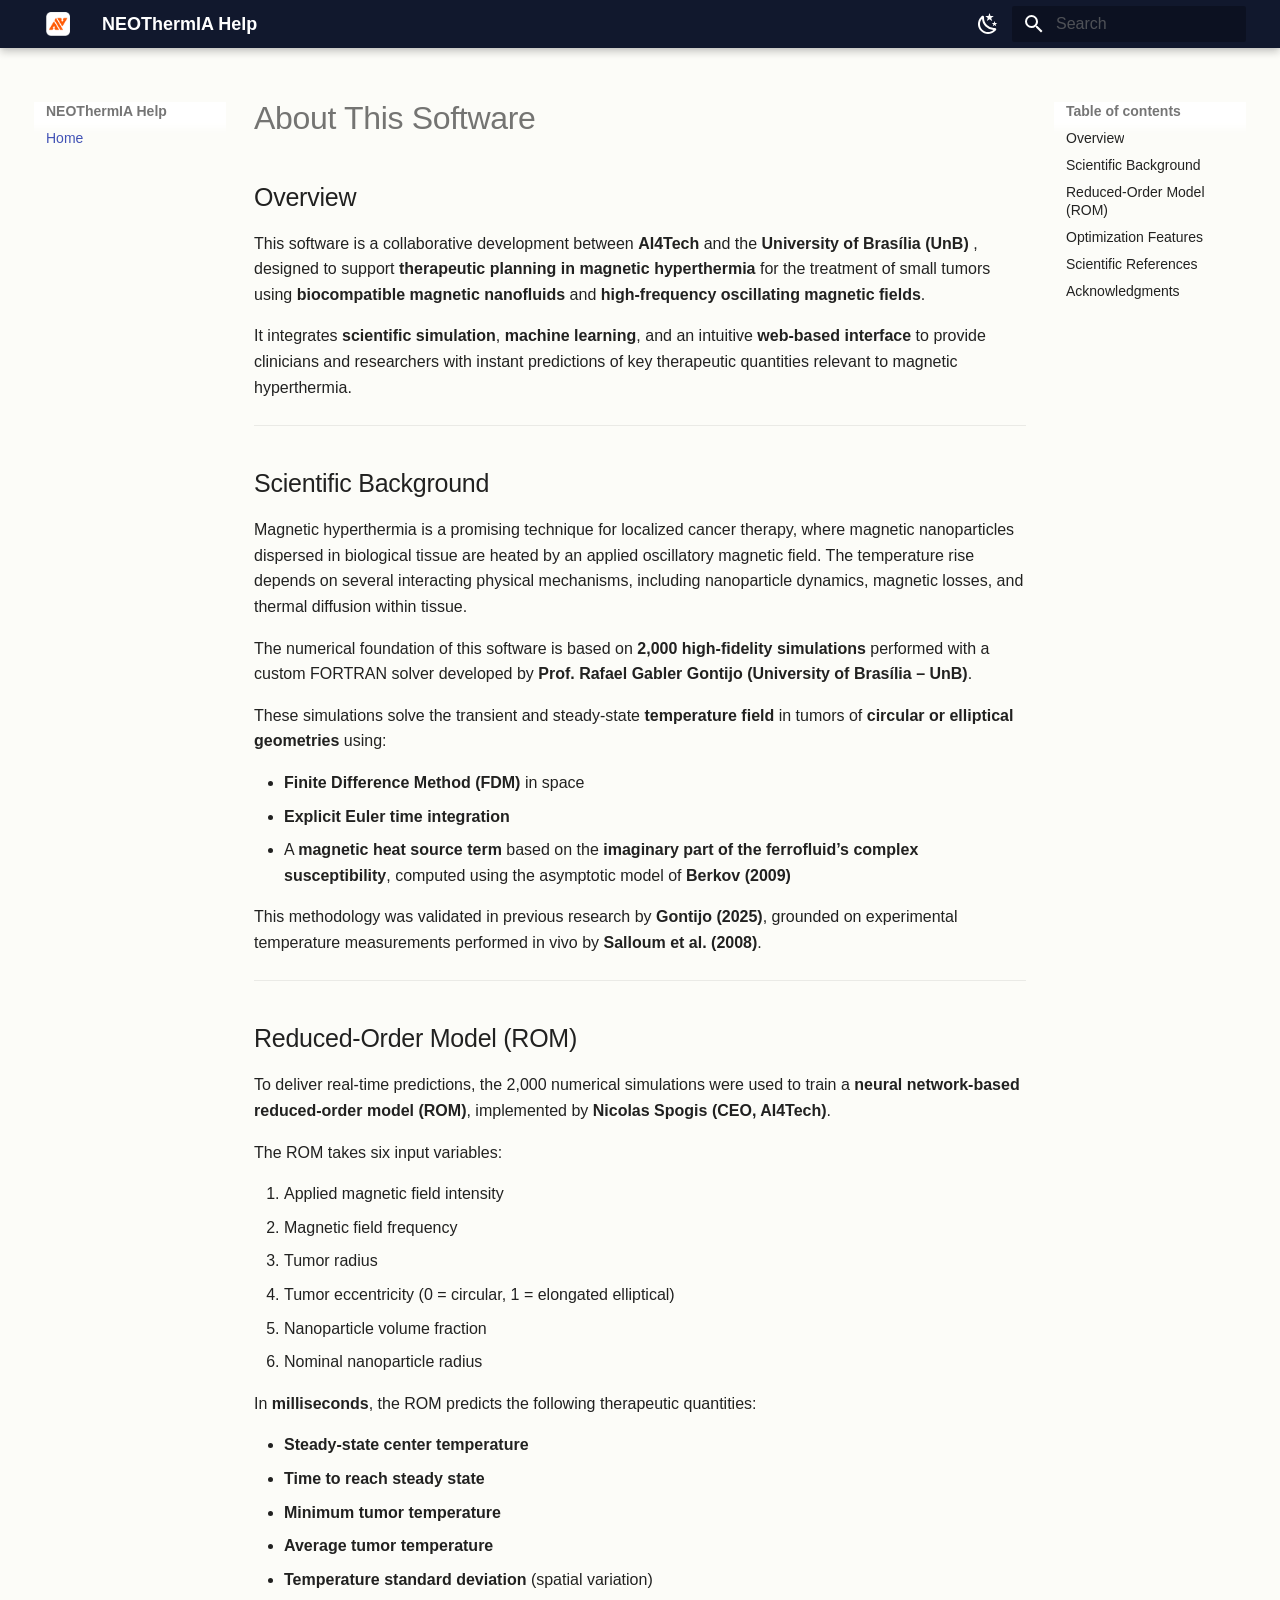
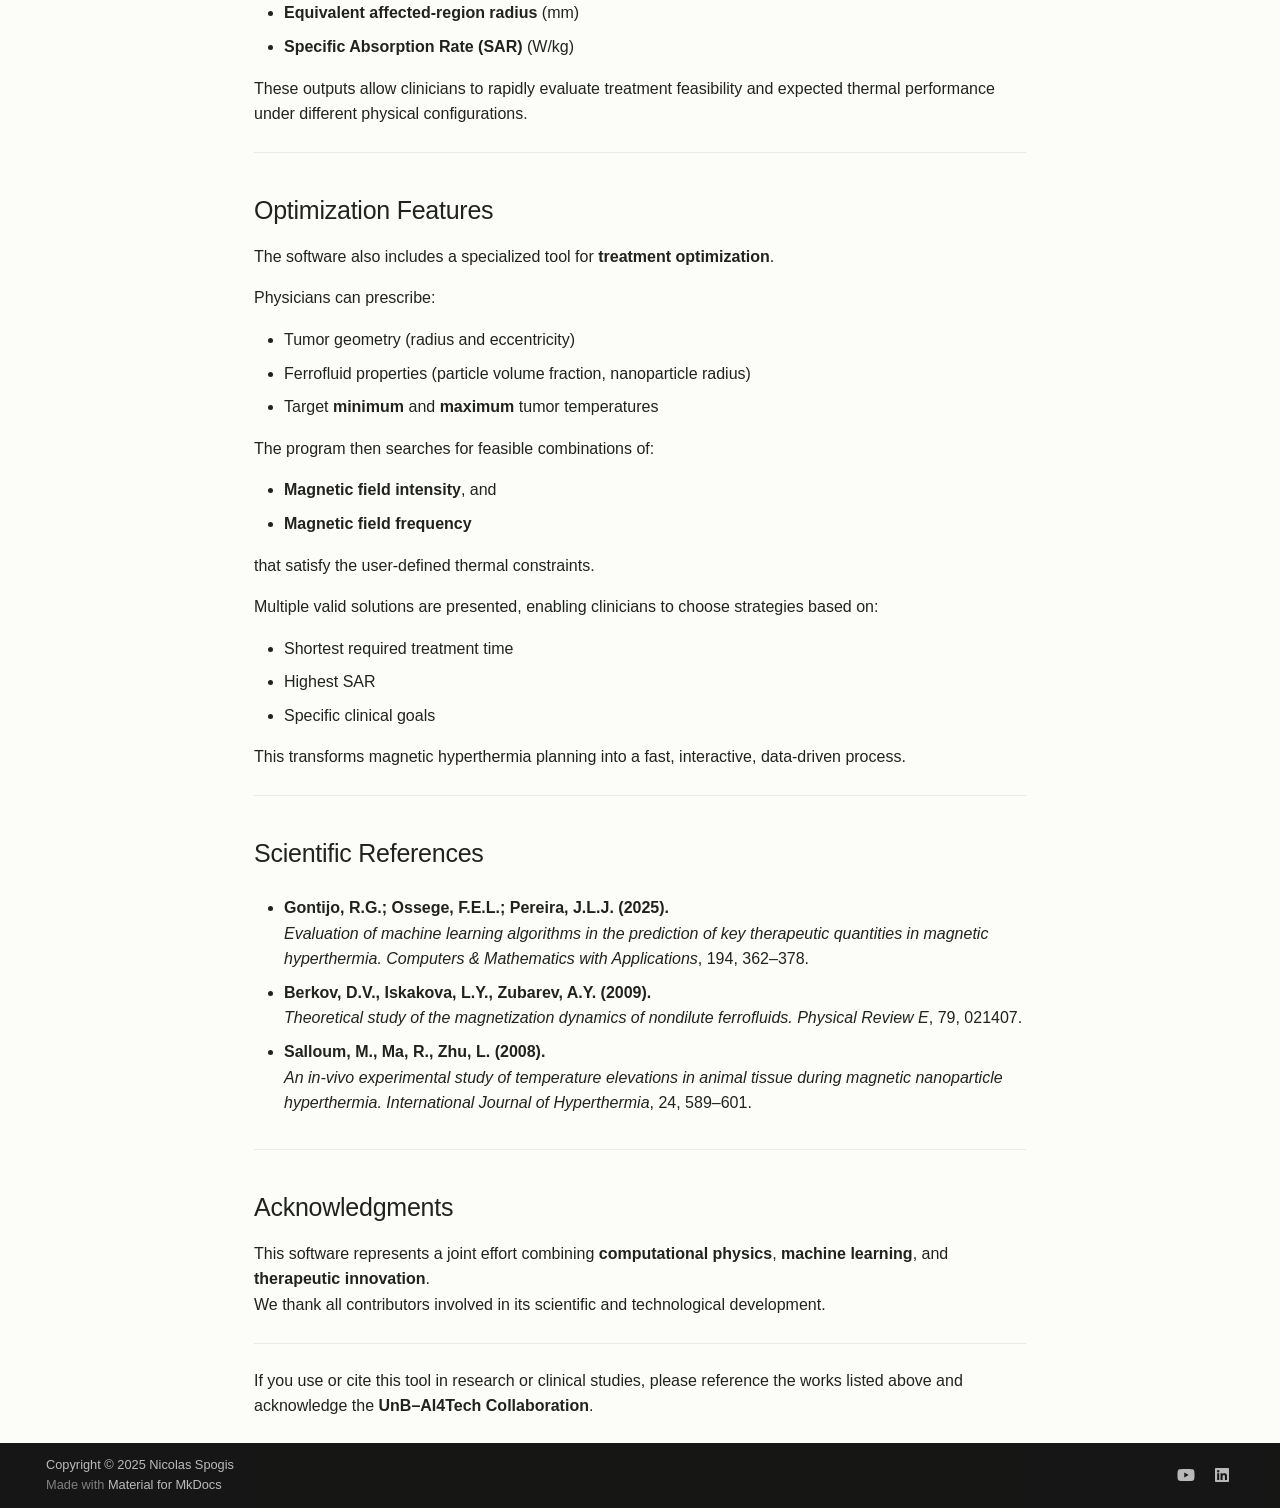
<file: assets/html_help/index.html>
<!doctype html>
<html lang="en" class="no-js">
  <head>
    
      <meta charset="utf-8">
      <meta name="viewport" content="width=device-width,initial-scale=1">
      
      
      
      
      
      
        
      
      
      <link rel="icon" href="assets/favicon.ico">
      <meta name="generator" content="mkdocs-1.6.1, mkdocs-material-9.7.0">
    
    
      
        <title>NEOThermIA Help</title>
      
    
    
      <link rel="stylesheet" href="assets/stylesheets/main.618322db.min.css">
      
        
        <link rel="stylesheet" href="assets/stylesheets/palette.ab4e12ef.min.css">
      
      


    
    
      
    
    
      
        
        
        <link rel="preconnect" href="https://fonts.gstatic.com" crossorigin>
        <link rel="stylesheet" href="https://fonts.googleapis.com/css?family=Helvetica:300,300i,400,400i,700,700i%7CRoboto+Mono:400,400i,700,700i&display=fallback">
        <style>:root{--md-text-font:"Helvetica";--md-code-font:"Roboto Mono"}</style>
      
    
    
      <link rel="stylesheet" href="assets/extra.css">
    
    <script>__md_scope=new URL(".",location),__md_hash=e=>[...e].reduce(((e,_)=>(e<<5)-e+_.charCodeAt(0)),0),__md_get=(e,_=localStorage,t=__md_scope)=>JSON.parse(_.getItem(t.pathname+"."+e)),__md_set=(e,_,t=localStorage,a=__md_scope)=>{try{t.setItem(a.pathname+"."+e,JSON.stringify(_))}catch(e){}}</script>
    
      

    
    
  </head>
  
  
    
    
      
    
    
    
    
    <body dir="ltr" data-md-color-scheme="default" data-md-color-primary="indigo" data-md-color-accent="deep-orange">
  
    
    <input class="md-toggle" data-md-toggle="drawer" type="checkbox" id="__drawer" autocomplete="off">
    <input class="md-toggle" data-md-toggle="search" type="checkbox" id="__search" autocomplete="off">
    <label class="md-overlay" for="__drawer"></label>
    <div data-md-component="skip">
      
        
        <a href="#about-this-software" class="md-skip">
          Skip to content
        </a>
      
    </div>
    <div data-md-component="announce">
      
    </div>
    
    
      

  

<header class="md-header md-header--shadow" data-md-component="header">
  <nav class="md-header__inner md-grid" aria-label="Header">
    <a href="index.html" title="NEOThermIA Help" class="md-header__button md-logo" aria-label="NEOThermIA Help" data-md-component="logo">
      
  <img src="assets/logo.png" alt="logo">

    </a>
    <label class="md-header__button md-icon" for="__drawer">
      
      <svg xmlns="http://www.w3.org/2000/svg" viewBox="0 0 24 24"><path d="M3 6h18v2H3zm0 5h18v2H3zm0 5h18v2H3z"/></svg>
    </label>
    <div class="md-header__title" data-md-component="header-title">
      <div class="md-header__ellipsis">
        <div class="md-header__topic">
          <span class="md-ellipsis">
            NEOThermIA Help
          </span>
        </div>
        <div class="md-header__topic" data-md-component="header-topic">
          <span class="md-ellipsis">
            
              Home
            
          </span>
        </div>
      </div>
    </div>
    
      
        <form class="md-header__option" data-md-component="palette">
  
    
    
    
    <input class="md-option" data-md-color-media="" data-md-color-scheme="default" data-md-color-primary="indigo" data-md-color-accent="deep-orange"  aria-label="Light mode"  type="radio" name="__palette" id="__palette_0">
    
      <label class="md-header__button md-icon" title="Light mode" for="__palette_1" hidden>
        <svg xmlns="http://www.w3.org/2000/svg" viewBox="0 0 24 24"><path d="m17.75 4.09-2.53 1.94.91 3.06-2.63-1.81-2.63 1.81.91-3.06-2.53-1.94L12.44 4l1.06-3 1.06 3zm3.5 6.91-1.64 1.25.59 1.98-1.7-1.17-1.7 1.17.59-1.98L15.75 11l2.06-.05L18.5 9l.69 1.95zm-2.28 4.95c.83-.08 1.72 1.1 1.19 1.85-.32.45-.66.87-1.08 1.27C15.17 23 8.84 23 4.94 19.07c-3.91-3.9-3.91-10.24 0-14.14.4-.4.82-.76 1.27-1.08.75-.53 1.93.36 1.85 1.19-.27 2.86.69 5.83 2.89 8.02a9.96 9.96 0 0 0 8.02 2.89m-1.64 2.02a12.08 12.08 0 0 1-7.8-3.47c-2.17-2.19-3.33-5-3.49-7.82-2.81 3.14-2.7 7.96.31 10.98 3.02 3.01 7.84 3.12 10.98.31"/></svg>
      </label>
    
  
    
    
    
    <input class="md-option" data-md-color-media="" data-md-color-scheme="slate" data-md-color-primary="indigo" data-md-color-accent="deep-purple"  aria-label="Dark mode"  type="radio" name="__palette" id="__palette_1">
    
      <label class="md-header__button md-icon" title="Dark mode" for="__palette_0" hidden>
        <svg xmlns="http://www.w3.org/2000/svg" viewBox="0 0 24 24"><path d="M12 7a5 5 0 0 1 5 5 5 5 0 0 1-5 5 5 5 0 0 1-5-5 5 5 0 0 1 5-5m0 2a3 3 0 0 0-3 3 3 3 0 0 0 3 3 3 3 0 0 0 3-3 3 3 0 0 0-3-3m0-7 2.39 3.42C13.65 5.15 12.84 5 12 5s-1.65.15-2.39.42zM3.34 7l4.16-.35A7.2 7.2 0 0 0 5.94 8.5c-.44.74-.69 1.5-.83 2.29zm.02 10 1.76-3.77a7.131 7.131 0 0 0 2.38 4.14zM20.65 7l-1.77 3.79a7.02 7.02 0 0 0-2.38-4.15zm-.01 10-4.14.36c.59-.51 1.12-1.14 1.54-1.86.42-.73.69-1.5.83-2.29zM12 22l-2.41-3.44c.74.27 1.55.44 2.41.44.82 0 1.63-.17 2.37-.44z"/></svg>
      </label>
    
  
</form>
      
    
    
      <script>var palette=__md_get("__palette");if(palette&&palette.color){if("(prefers-color-scheme)"===palette.color.media){var media=matchMedia("(prefers-color-scheme: light)"),input=document.querySelector(media.matches?"[data-md-color-media='(prefers-color-scheme: light)']":"[data-md-color-media='(prefers-color-scheme: dark)']");palette.color.media=input.getAttribute("data-md-color-media"),palette.color.scheme=input.getAttribute("data-md-color-scheme"),palette.color.primary=input.getAttribute("data-md-color-primary"),palette.color.accent=input.getAttribute("data-md-color-accent")}for(var[key,value]of Object.entries(palette.color))document.body.setAttribute("data-md-color-"+key,value)}</script>
    
    
    
      
      
        <label class="md-header__button md-icon" for="__search">
          
          <svg xmlns="http://www.w3.org/2000/svg" viewBox="0 0 24 24"><path d="M9.5 3A6.5 6.5 0 0 1 16 9.5c0 1.61-.59 3.09-1.56 4.23l.27.27h.79l5 5-1.5 1.5-5-5v-.79l-.27-.27A6.52 6.52 0 0 1 9.5 16 6.5 6.5 0 0 1 3 9.5 6.5 6.5 0 0 1 9.5 3m0 2C7 5 5 7 5 9.5S7 14 9.5 14 14 12 14 9.5 12 5 9.5 5"/></svg>
        </label>
        <div class="md-search" data-md-component="search" role="dialog">
  <label class="md-search__overlay" for="__search"></label>
  <div class="md-search__inner" role="search">
    <form class="md-search__form" name="search">
      <input type="text" class="md-search__input" name="query" aria-label="Search" placeholder="Search" autocapitalize="off" autocorrect="off" autocomplete="off" spellcheck="false" data-md-component="search-query" required>
      <label class="md-search__icon md-icon" for="__search">
        
        <svg xmlns="http://www.w3.org/2000/svg" viewBox="0 0 24 24"><path d="M9.5 3A6.5 6.5 0 0 1 16 9.5c0 1.61-.59 3.09-1.56 4.23l.27.27h.79l5 5-1.5 1.5-5-5v-.79l-.27-.27A6.52 6.52 0 0 1 9.5 16 6.5 6.5 0 0 1 3 9.5 6.5 6.5 0 0 1 9.5 3m0 2C7 5 5 7 5 9.5S7 14 9.5 14 14 12 14 9.5 12 5 9.5 5"/></svg>
        
        <svg xmlns="http://www.w3.org/2000/svg" viewBox="0 0 24 24"><path d="M20 11v2H8l5.5 5.5-1.42 1.42L4.16 12l7.92-7.92L13.5 5.5 8 11z"/></svg>
      </label>
      <nav class="md-search__options" aria-label="Search">
        
        <button type="reset" class="md-search__icon md-icon" title="Clear" aria-label="Clear" tabindex="-1">
          
          <svg xmlns="http://www.w3.org/2000/svg" viewBox="0 0 24 24"><path d="M19 6.41 17.59 5 12 10.59 6.41 5 5 6.41 10.59 12 5 17.59 6.41 19 12 13.41 17.59 19 19 17.59 13.41 12z"/></svg>
        </button>
      </nav>
      
    </form>
    <div class="md-search__output">
      <div class="md-search__scrollwrap" tabindex="0" data-md-scrollfix>
        <div class="md-search-result" data-md-component="search-result">
          <div class="md-search-result__meta">
            Initializing search
          </div>
          <ol class="md-search-result__list" role="presentation"></ol>
        </div>
      </div>
    </div>
  </div>
</div>
      
    
    
  </nav>
  
</header>
    
    <div class="md-container" data-md-component="container">
      
      
        
          
        
      
      <main class="md-main" data-md-component="main">
        <div class="md-main__inner md-grid">
          
            
              
              <div class="md-sidebar md-sidebar--primary" data-md-component="sidebar" data-md-type="navigation" >
                <div class="md-sidebar__scrollwrap">
                  <div class="md-sidebar__inner">
                    



<nav class="md-nav md-nav--primary" aria-label="Navigation" data-md-level="0">
  <label class="md-nav__title" for="__drawer">
    <a href="index.html" title="NEOThermIA Help" class="md-nav__button md-logo" aria-label="NEOThermIA Help" data-md-component="logo">
      
  <img src="assets/logo.png" alt="logo">

    </a>
    NEOThermIA Help
  </label>
  
  <ul class="md-nav__list" data-md-scrollfix>
    
      
      
  
  
    
  
  
  
    <li class="md-nav__item md-nav__item--active">
      
      <input class="md-nav__toggle md-toggle" type="checkbox" id="__toc">
      
      
        
      
      
        <label class="md-nav__link md-nav__link--active" for="__toc">
          
  
  
  <span class="md-ellipsis">
    
  
    Home
  

    
  </span>
  
  

          <span class="md-nav__icon md-icon"></span>
        </label>
      
      <a href="index.html" class="md-nav__link md-nav__link--active">
        
  
  
  <span class="md-ellipsis">
    
  
    Home
  

    
  </span>
  
  

      </a>
      
        

<nav class="md-nav md-nav--secondary" aria-label="Table of contents">
  
  
  
    
  
  
    <label class="md-nav__title" for="__toc">
      <span class="md-nav__icon md-icon"></span>
      Table of contents
    </label>
    <ul class="md-nav__list" data-md-component="toc" data-md-scrollfix>
      
        <li class="md-nav__item">
  <a href="#overview" class="md-nav__link">
    <span class="md-ellipsis">
      
        Overview
      
    </span>
  </a>
  
</li>
      
        <li class="md-nav__item">
  <a href="#scientific-background" class="md-nav__link">
    <span class="md-ellipsis">
      
        Scientific Background
      
    </span>
  </a>
  
</li>
      
        <li class="md-nav__item">
  <a href="#reducedorder-model-rom" class="md-nav__link">
    <span class="md-ellipsis">
      
        Reduced‑Order Model (ROM)
      
    </span>
  </a>
  
</li>
      
        <li class="md-nav__item">
  <a href="#optimization-features" class="md-nav__link">
    <span class="md-ellipsis">
      
        Optimization Features
      
    </span>
  </a>
  
</li>
      
        <li class="md-nav__item">
  <a href="#scientific-references" class="md-nav__link">
    <span class="md-ellipsis">
      
        Scientific References
      
    </span>
  </a>
  
</li>
      
        <li class="md-nav__item">
  <a href="#acknowledgments" class="md-nav__link">
    <span class="md-ellipsis">
      
        Acknowledgments
      
    </span>
  </a>
  
</li>
      
    </ul>
  
</nav>
      
    </li>
  

    
  </ul>
</nav>
                  </div>
                </div>
              </div>
            
            
              
              <div class="md-sidebar md-sidebar--secondary" data-md-component="sidebar" data-md-type="toc" >
                <div class="md-sidebar__scrollwrap">
                  <div class="md-sidebar__inner">
                    

<nav class="md-nav md-nav--secondary" aria-label="Table of contents">
  
  
  
    
  
  
    <label class="md-nav__title" for="__toc">
      <span class="md-nav__icon md-icon"></span>
      Table of contents
    </label>
    <ul class="md-nav__list" data-md-component="toc" data-md-scrollfix>
      
        <li class="md-nav__item">
  <a href="#overview" class="md-nav__link">
    <span class="md-ellipsis">
      
        Overview
      
    </span>
  </a>
  
</li>
      
        <li class="md-nav__item">
  <a href="#scientific-background" class="md-nav__link">
    <span class="md-ellipsis">
      
        Scientific Background
      
    </span>
  </a>
  
</li>
      
        <li class="md-nav__item">
  <a href="#reducedorder-model-rom" class="md-nav__link">
    <span class="md-ellipsis">
      
        Reduced‑Order Model (ROM)
      
    </span>
  </a>
  
</li>
      
        <li class="md-nav__item">
  <a href="#optimization-features" class="md-nav__link">
    <span class="md-ellipsis">
      
        Optimization Features
      
    </span>
  </a>
  
</li>
      
        <li class="md-nav__item">
  <a href="#scientific-references" class="md-nav__link">
    <span class="md-ellipsis">
      
        Scientific References
      
    </span>
  </a>
  
</li>
      
        <li class="md-nav__item">
  <a href="#acknowledgments" class="md-nav__link">
    <span class="md-ellipsis">
      
        Acknowledgments
      
    </span>
  </a>
  
</li>
      
    </ul>
  
</nav>
                  </div>
                </div>
              </div>
            
          
          
            <div class="md-content" data-md-component="content">
              
              <article class="md-content__inner md-typeset">
                
                  



<h1 id="about-this-software">About This Software<a class="headerlink" href="#about-this-software" title="Permanent link">&para;</a></h1>
<h2 id="overview">Overview<a class="headerlink" href="#overview" title="Permanent link">&para;</a></h2>
<p>This software is a collaborative development between <strong>AI4Tech</strong> and the <strong>University of Brasília (UnB)</strong> , designed to support <strong>therapeutic planning in magnetic hyperthermia</strong> for the treatment of small tumors using <strong>biocompatible magnetic nanofluids</strong> and <strong>high‑frequency oscillating magnetic fields</strong>.</p>
<p>It integrates <strong>scientific simulation</strong>, <strong>machine learning</strong>, and an intuitive <strong>web‑based interface</strong> to provide clinicians and researchers with instant predictions of key therapeutic quantities relevant to magnetic hyperthermia.</p>
<hr />
<h2 id="scientific-background">Scientific Background<a class="headerlink" href="#scientific-background" title="Permanent link">&para;</a></h2>
<p>Magnetic hyperthermia is a promising technique for localized cancer therapy, where magnetic nanoparticles dispersed in biological tissue are heated by an applied oscillatory magnetic field. The temperature rise depends on several interacting physical mechanisms, including nanoparticle dynamics, magnetic losses, and thermal diffusion within tissue.</p>
<p>The numerical foundation of this software is based on <strong>2,000 high‑fidelity simulations</strong> performed with a custom FORTRAN solver developed by <strong>Prof. Rafael Gabler Gontijo (University of Brasília – UnB)</strong>.  </p>
<p>These simulations solve the transient and steady‑state <strong>temperature field</strong> in tumors of <strong>circular or elliptical geometries</strong> using:</p>
<ul>
<li><strong>Finite Difference Method (FDM)</strong> in space  </li>
<li><strong>Explicit Euler time integration</strong>  </li>
<li>A <strong>magnetic heat source term</strong> based on the <strong>imaginary part of the ferrofluid’s complex susceptibility</strong>, computed using the asymptotic model of <strong>Berkov (2009)</strong></li>
</ul>
<p>This methodology was validated in previous research by <strong>Gontijo (2025)</strong>, grounded on experimental temperature measurements performed in vivo by <strong>Salloum et al. (2008)</strong>.</p>
<hr />
<h2 id="reducedorder-model-rom">Reduced‑Order Model (ROM)<a class="headerlink" href="#reducedorder-model-rom" title="Permanent link">&para;</a></h2>
<p>To deliver real‑time predictions, the 2,000 numerical simulations were used to train a <strong>neural network‑based reduced‑order model (ROM)</strong>, implemented by <strong>Nicolas Spogis (CEO, AI4Tech)</strong>.</p>
<p>The ROM takes six input variables:</p>
<ol>
<li>Applied magnetic field intensity  </li>
<li>Magnetic field frequency  </li>
<li>Tumor radius  </li>
<li>Tumor eccentricity (0 = circular, 1 = elongated elliptical)  </li>
<li>Nanoparticle volume fraction  </li>
<li>Nominal nanoparticle radius  </li>
</ol>
<p>In <strong>milliseconds</strong>, the ROM predicts the following therapeutic quantities:</p>
<ul>
<li><strong>Steady‑state center temperature</strong></li>
<li><strong>Time to reach steady state</strong></li>
<li><strong>Minimum tumor temperature</strong></li>
<li><strong>Average tumor temperature</strong></li>
<li><strong>Temperature standard deviation</strong> (spatial variation)</li>
<li><strong>Equivalent affected‑region radius</strong> (mm)</li>
<li><strong>Specific Absorption Rate (SAR)</strong> (W/kg)</li>
</ul>
<p>These outputs allow clinicians to rapidly evaluate treatment feasibility and expected thermal performance under different physical configurations.</p>
<hr />
<h2 id="optimization-features">Optimization Features<a class="headerlink" href="#optimization-features" title="Permanent link">&para;</a></h2>
<p>The software also includes a specialized tool for <strong>treatment optimization</strong>.</p>
<p>Physicians can prescribe:</p>
<ul>
<li>Tumor geometry (radius and eccentricity)  </li>
<li>Ferrofluid properties (particle volume fraction, nanoparticle radius)  </li>
<li>Target <strong>minimum</strong> and <strong>maximum</strong> tumor temperatures  </li>
</ul>
<p>The program then searches for feasible combinations of:</p>
<ul>
<li><strong>Magnetic field intensity</strong>, and  </li>
<li><strong>Magnetic field frequency</strong></li>
</ul>
<p>that satisfy the user‑defined thermal constraints.</p>
<p>Multiple valid solutions are presented, enabling clinicians to choose strategies based on:</p>
<ul>
<li>Shortest required treatment time  </li>
<li>Highest SAR  </li>
<li>Specific clinical goals  </li>
</ul>
<p>This transforms magnetic hyperthermia planning into a fast, interactive, data‑driven process.</p>
<hr />
<h2 id="scientific-references">Scientific References<a class="headerlink" href="#scientific-references" title="Permanent link">&para;</a></h2>
<ul>
<li>
<p><strong>Gontijo, R.G.; Ossege, F.E.L.; Pereira, J.L.J. (2025).</strong><br />
<em>Evaluation of machine learning algorithms in the prediction of key therapeutic quantities in magnetic hyperthermia.</em> <em>Computers &amp; Mathematics with Applications</em>, 194, 362–378.</p>
</li>
<li>
<p><strong>Berkov, D.V., Iskakova, L.Y., Zubarev, A.Y. (2009).</strong><br />
<em>Theoretical study of the magnetization dynamics of nondilute ferrofluids.</em> <em>Physical Review E</em>, 79, 021407.</p>
</li>
<li>
<p><strong>Salloum, M., Ma, R., Zhu, L. (2008).</strong><br />
<em>An in‑vivo experimental study of temperature elevations in animal tissue during magnetic nanoparticle hyperthermia.</em> <em>International Journal of Hyperthermia</em>, 24, 589–601.</p>
</li>
</ul>
<hr />
<h2 id="acknowledgments">Acknowledgments<a class="headerlink" href="#acknowledgments" title="Permanent link">&para;</a></h2>
<p>This software represents a joint effort combining <strong>computational physics</strong>, <strong>machine learning</strong>, and <strong>therapeutic innovation</strong>.<br />
We thank all contributors involved in its scientific and technological development.</p>
<hr />
<p>If you use or cite this tool in research or clinical studies, please reference the works listed above and acknowledge the <strong>UnB–AI4Tech Collaboration</strong>.</p>












                
              </article>
            </div>
          
          
<script>var target=document.getElementById(location.hash.slice(1));target&&target.name&&(target.checked=target.name.startsWith("__tabbed_"))</script>
        </div>
        
      </main>
      
        <footer class="md-footer">
  
    
  
  <div class="md-footer-meta md-typeset">
    <div class="md-footer-meta__inner md-grid">
      <div class="md-copyright">
  
    <div class="md-copyright__highlight">
      Copyright &copy; 2025 Nicolas Spogis
    </div>
  
  
    Made with
    <a href="https://squidfunk.github.io/mkdocs-material/" target="_blank" rel="noopener">
      Material for MkDocs
    </a>
  
</div>
      
        
<div class="md-social">
  
    
    
    
    
      
      
    
    <a href="https://www.youtube.com/@AIforTechnology" target="_blank" rel="noopener" title="www.youtube.com" class="md-social__link">
      <svg xmlns="http://www.w3.org/2000/svg" viewBox="0 0 576 512"><!--! Font Awesome Free 7.1.0 by @fontawesome - https://fontawesome.com License - https://fontawesome.com/license/free (Icons: CC BY 4.0, Fonts: SIL OFL 1.1, Code: MIT License) Copyright 2025 Fonticons, Inc.--><path d="M549.7 124.1c-6.2-23.7-24.8-42.3-48.3-48.6C458.9 64 288.1 64 288.1 64S117.3 64 74.7 75.5c-23.5 6.3-42 24.9-48.3 48.6C15 167 15 256.4 15 256.4s0 89.4 11.4 132.3c6.3 23.6 24.8 41.5 48.3 47.8C117.3 448 288.1 448 288.1 448s170.8 0 213.4-11.5c23.5-6.3 42-24.2 48.3-47.8 11.4-42.9 11.4-132.3 11.4-132.3s0-89.4-11.4-132.3zM232.2 337.6V175.2l142.7 81.2z"/></svg>
    </a>
  
    
    
    
    
      
      
    
    <a href="https://www.linkedin.com/in/spogis/" target="_blank" rel="noopener" title="www.linkedin.com" class="md-social__link">
      <svg xmlns="http://www.w3.org/2000/svg" viewBox="0 0 448 512"><!--! Font Awesome Free 7.1.0 by @fontawesome - https://fontawesome.com License - https://fontawesome.com/license/free (Icons: CC BY 4.0, Fonts: SIL OFL 1.1, Code: MIT License) Copyright 2025 Fonticons, Inc.--><path d="M416 32H31.9C14.3 32 0 46.5 0 64.3v383.4C0 465.5 14.3 480 31.9 480H416c17.6 0 32-14.5 32-32.3V64.3c0-17.8-14.4-32.3-32-32.3M135.4 416H69V202.2h66.5V416zM102.2 96a38.5 38.5 0 1 1 0 77 38.5 38.5 0 1 1 0-77m282.1 320h-66.4V312c0-24.8-.5-56.7-34.5-56.7-34.6 0-39.9 27-39.9 54.9V416h-66.4V202.2h63.7v29.2h.9c8.9-16.8 30.6-34.5 62.9-34.5 67.2 0 79.7 44.3 79.7 101.9z"/></svg>
    </a>
  
</div>
      
    </div>
  </div>
</footer>
      
    </div>
    <div class="md-dialog" data-md-component="dialog">
      <div class="md-dialog__inner md-typeset"></div>
    </div>
    
    
    
      
      
      <script id="__config" type="application/json">{"annotate": null, "base": ".", "features": ["navigation.footer"], "search": "assets/javascripts/workers/search.7a47a382.min.js", "tags": null, "translations": {"clipboard.copied": "Copied to clipboard", "clipboard.copy": "Copy to clipboard", "search.result.more.one": "1 more on this page", "search.result.more.other": "# more on this page", "search.result.none": "No matching documents", "search.result.one": "1 matching document", "search.result.other": "# matching documents", "search.result.placeholder": "Type to start searching", "search.result.term.missing": "Missing", "select.version": "Select version"}, "version": null}</script>
    
    
      <script src="assets/javascripts/bundle.e71a0d61.min.js"></script>
      
    
  </body>
</html>
</file>
<file: assets/html_help/assets/extra.css>
.md-sidebar--primary {
    width: 200px;
}

.md-sidebar--secondary {
    width: 200px;
}

.md-content {
    max-width: 1400px;
    margin: 0 auto;
}

body {
    font-family: Helvetica, Arial, sans-serif;
    font-size: 16px;
    background-color: #FCFCF8; /* Define o fundo como #FCFCF8 */
}

.md-header {
    background-color: #11182D;
}

.md-header a,
.md-header .md-header-nav__title {
    color: #FFFFFF;
}

.md-header a:hover {
    color: #FFD700;
}
</file>
<file: assets/html_help/assets/stylesheets/main.618322db.min.css>
@charset "UTF-8";html{-webkit-text-size-adjust:none;-moz-text-size-adjust:none;text-size-adjust:none;box-sizing:border-box}*,:after,:before{box-sizing:inherit}@media (prefers-reduced-motion){*,:after,:before{transition:none!important}}body{margin:0}a,button,input,label{-webkit-tap-highlight-color:transparent}a{color:inherit;text-decoration:none}hr{border:0;box-sizing:initial;display:block;height:.05rem;overflow:visible;padding:0}small{font-size:80%}sub,sup{line-height:1em}img{border-style:none}table{border-collapse:initial;border-spacing:0}td,th{font-weight:400;vertical-align:top}button{background:#0000;border:0;font-family:inherit;font-size:inherit;margin:0;padding:0}input{border:0;outline:none}:root{--md-primary-fg-color:#4051b5;--md-primary-fg-color--light:#5d6cc0;--md-primary-fg-color--dark:#303fa1;--md-primary-bg-color:#fff;--md-primary-bg-color--light:#ffffffb3;--md-accent-fg-color:#526cfe;--md-accent-fg-color--transparent:#526cfe1a;--md-accent-bg-color:#fff;--md-accent-bg-color--light:#ffffffb3}[data-md-color-scheme=default]{color-scheme:light}[data-md-color-scheme=default] img[src$="#gh-dark-mode-only"],[data-md-color-scheme=default] img[src$="#only-dark"]{display:none}:root,[data-md-color-scheme=default]{--md-hue:225deg;--md-default-fg-color:#000000de;--md-default-fg-color--light:#0000008a;--md-default-fg-color--lighter:#00000052;--md-default-fg-color--lightest:#00000012;--md-default-bg-color:#fff;--md-default-bg-color--light:#ffffffb3;--md-default-bg-color--lighter:#ffffff4d;--md-default-bg-color--lightest:#ffffff1f;--md-code-fg-color:#36464e;--md-code-bg-color:#f5f5f5;--md-code-bg-color--light:#f5f5f5b3;--md-code-bg-color--lighter:#f5f5f54d;--md-code-hl-color:#4287ff;--md-code-hl-color--light:#4287ff1a;--md-code-hl-number-color:#d52a2a;--md-code-hl-special-color:#db1457;--md-code-hl-function-color:#a846b9;--md-code-hl-constant-color:#6e59d9;--md-code-hl-keyword-color:#3f6ec6;--md-code-hl-string-color:#1c7d4d;--md-code-hl-name-color:var(--md-code-fg-color);--md-code-hl-operator-color:var(--md-default-fg-color--light);--md-code-hl-punctuation-color:var(--md-default-fg-color--light);--md-code-hl-comment-color:var(--md-default-fg-color--light);--md-code-hl-generic-color:var(--md-default-fg-color--light);--md-code-hl-variable-color:var(--md-default-fg-color--light);--md-typeset-color:var(--md-default-fg-color);--md-typeset-a-color:var(--md-primary-fg-color);--md-typeset-del-color:#f5503d26;--md-typeset-ins-color:#0bd57026;--md-typeset-kbd-color:#fafafa;--md-typeset-kbd-accent-color:#fff;--md-typeset-kbd-border-color:#b8b8b8;--md-typeset-mark-color:#ffff0080;--md-typeset-table-color:#0000001f;--md-typeset-table-color--light:rgba(0,0,0,.035);--md-admonition-fg-color:var(--md-default-fg-color);--md-admonition-bg-color:var(--md-default-bg-color);--md-warning-fg-color:#000000de;--md-warning-bg-color:#ff9;--md-footer-fg-color:#fff;--md-footer-fg-color--light:#ffffffb3;--md-footer-fg-color--lighter:#ffffff73;--md-footer-bg-color:#000000de;--md-footer-bg-color--dark:#00000052;--md-shadow-z1:0 0.2rem 0.5rem #0000000d,0 0 0.05rem #0000001a;--md-shadow-z2:0 0.2rem 0.5rem #0000001a,0 0 0.05rem #00000040;--md-shadow-z3:0 0.2rem 0.5rem #0003,0 0 0.05rem #00000059}.md-icon svg{fill:currentcolor;display:block;height:1.2rem;width:1.2rem}body{-webkit-font-smoothing:antialiased;-moz-osx-font-smoothing:grayscale;--md-text-font-family:var(--md-text-font,_),-apple-system,BlinkMacSystemFont,Helvetica,Arial,sans-serif;--md-code-font-family:var(--md-code-font,_),SFMono-Regular,Consolas,Menlo,monospace}aside,body,input{font-feature-settings:"kern","liga";color:var(--md-typeset-color);font-family:var(--md-text-font-family)}code,kbd,pre{font-feature-settings:"kern";font-family:var(--md-code-font-family)}:root{--md-typeset-table-sort-icon:url('data:image/svg+xml;charset=utf-8,<svg xmlns="http://www.w3.org/2000/svg" viewBox="0 0 24 24"><path d="m18 21-4-4h3V7h-3l4-4 4 4h-3v10h3M2 19v-2h10v2M2 13v-2h7v2M2 7V5h4v2z"/></svg>');--md-typeset-table-sort-icon--asc:url('data:image/svg+xml;charset=utf-8,<svg xmlns="http://www.w3.org/2000/svg" viewBox="0 0 24 24"><path d="M19 17h3l-4 4-4-4h3V3h2M2 17h10v2H2M6 5v2H2V5m0 6h7v2H2z"/></svg>');--md-typeset-table-sort-icon--desc:url('data:image/svg+xml;charset=utf-8,<svg xmlns="http://www.w3.org/2000/svg" viewBox="0 0 24 24"><path d="M19 7h3l-4-4-4 4h3v14h2M2 17h10v2H2M6 5v2H2V5m0 6h7v2H2z"/></svg>')}.md-typeset{-webkit-print-color-adjust:exact;color-adjust:exact;font-size:.8rem;line-height:1.6;overflow-wrap:break-word}@media print{.md-typeset{font-size:.68rem}}.md-typeset blockquote,.md-typeset dl,.md-typeset figure,.md-typeset ol,.md-typeset pre,.md-typeset ul{margin-bottom:1em;margin-top:1em}.md-typeset h1{color:var(--md-default-fg-color--light);font-size:2em;line-height:1.3;margin:0 0 1.25em}.md-typeset h1,.md-typeset h2{font-weight:300;letter-spacing:-.01em}.md-typeset h2{font-size:1.5625em;line-height:1.4;margin:1.6em 0 .64em}.md-typeset h3{font-size:1.25em;font-weight:400;letter-spacing:-.01em;line-height:1.5;margin:1.6em 0 .8em}.md-typeset h2+h3{margin-top:.8em}.md-typeset h4{font-weight:700;letter-spacing:-.01em;margin:1em 0}.md-typeset h5,.md-typeset h6{color:var(--md-default-fg-color--light);font-size:.8em;font-weight:700;letter-spacing:-.01em;margin:1.25em 0}.md-typeset h5{text-transform:uppercase}.md-typeset h5 code{text-transform:none}.md-typeset hr{border-bottom:.05rem solid var(--md-default-fg-color--lightest);display:flow-root;margin:1.5em 0}.md-typeset a{color:var(--md-typeset-a-color);word-break:break-word}.md-typeset a,.md-typeset a:before{transition:color 125ms}.md-typeset a:focus,.md-typeset a:hover{color:var(--md-accent-fg-color)}.md-typeset a:focus code,.md-typeset a:hover code{background-color:var(--md-accent-fg-color--transparent);color:var(--md-accent-fg-color)}.md-typeset a code{color:var(--md-typeset-a-color)}.md-typeset a.focus-visible{outline-color:var(--md-accent-fg-color);outline-offset:.2rem}.md-typeset code,.md-typeset kbd,.md-typeset pre{color:var(--md-code-fg-color);direction:ltr;font-variant-ligatures:none;transition:background-color 125ms}@media print{.md-typeset code,.md-typeset kbd,.md-typeset pre{white-space:pre-wrap}}.md-typeset code{background-color:var(--md-code-bg-color);border-radius:.1rem;-webkit-box-decoration-break:clone;box-decoration-break:clone;font-size:.85em;padding:0 .2941176471em;transition:color 125ms,background-color 125ms;word-break:break-word}.md-typeset code:not(.focus-visible){-webkit-tap-highlight-color:transparent;outline:none}.md-typeset pre{display:flow-root;line-height:1.4;position:relative}.md-typeset pre>code{-webkit-box-decoration-break:slice;box-decoration-break:slice;box-shadow:none;display:block;margin:0;outline-color:var(--md-accent-fg-color);overflow:auto;padding:.7720588235em 1.1764705882em;scrollbar-color:var(--md-default-fg-color--lighter) #0000;scrollbar-width:thin;touch-action:auto;word-break:normal}.md-typeset pre>code:hover{scrollbar-color:var(--md-accent-fg-color) #0000}.md-typeset pre>code::-webkit-scrollbar{height:.2rem;width:.2rem}.md-typeset pre>code::-webkit-scrollbar-thumb{background-color:var(--md-default-fg-color--lighter)}.md-typeset pre>code::-webkit-scrollbar-thumb:hover{background-color:var(--md-accent-fg-color)}.md-typeset kbd{background-color:var(--md-typeset-kbd-color);border-radius:.1rem;box-shadow:0 .1rem 0 .05rem var(--md-typeset-kbd-border-color),0 .1rem 0 var(--md-typeset-kbd-border-color),0 -.1rem .2rem var(--md-typeset-kbd-accent-color) inset;color:var(--md-default-fg-color);display:inline-block;font-size:.75em;padding:0 .6666666667em;vertical-align:text-top;word-break:break-word}.md-typeset mark{background-color:var(--md-typeset-mark-color);-webkit-box-decoration-break:clone;box-decoration-break:clone;color:inherit;word-break:break-word}.md-typeset abbr{cursor:help;text-decoration:none}.md-typeset [data-preview],.md-typeset abbr{border-bottom:.05rem dotted var(--md-default-fg-color--light)}.md-typeset small{opacity:.75}[dir=ltr] .md-typeset sub,[dir=ltr] .md-typeset sup{margin-left:.078125em}[dir=rtl] .md-typeset sub,[dir=rtl] .md-typeset sup{margin-right:.078125em}[dir=ltr] .md-typeset blockquote{padding-left:.6rem}[dir=rtl] .md-typeset blockquote{padding-right:.6rem}[dir=ltr] .md-typeset blockquote{border-left:.2rem solid var(--md-default-fg-color--lighter)}[dir=rtl] .md-typeset blockquote{border-right:.2rem solid var(--md-default-fg-color--lighter)}.md-typeset blockquote{color:var(--md-default-fg-color--light);margin-left:0;margin-right:0}.md-typeset ul{list-style-type:disc}.md-typeset ul[type]{list-style-type:revert-layer}[dir=ltr] .md-typeset ol,[dir=ltr] .md-typeset ul{margin-left:.625em}[dir=rtl] .md-typeset ol,[dir=rtl] .md-typeset ul{margin-right:.625em}.md-typeset ol,.md-typeset ul{padding:0}.md-typeset ol:not([hidden]),.md-typeset ul:not([hidden]){display:flow-root}.md-typeset ol ol,.md-typeset ul ol{list-style-type:lower-alpha}.md-typeset ol ol ol,.md-typeset ul ol ol{list-style-type:lower-roman}.md-typeset ol ol ol ol,.md-typeset ul ol ol ol{list-style-type:upper-alpha}.md-typeset ol ol ol ol ol,.md-typeset ul ol ol ol ol{list-style-type:upper-roman}.md-typeset ol[type],.md-typeset ul[type]{list-style-type:revert-layer}[dir=ltr] .md-typeset ol li,[dir=ltr] .md-typeset ul li{margin-left:1.25em}[dir=rtl] .md-typeset ol li,[dir=rtl] .md-typeset ul li{margin-right:1.25em}.md-typeset ol li,.md-typeset ul li{margin-bottom:.5em}.md-typeset ol li blockquote,.md-typeset ol li p,.md-typeset ul li blockquote,.md-typeset ul li p{margin:.5em 0}.md-typeset ol li:last-child,.md-typeset ul li:last-child{margin-bottom:0}[dir=ltr] .md-typeset ol li ol,[dir=ltr] .md-typeset ol li ul,[dir=ltr] .md-typeset ul li ol,[dir=ltr] .md-typeset ul li ul{margin-left:.625em}[dir=rtl] .md-typeset ol li ol,[dir=rtl] .md-typeset ol li ul,[dir=rtl] .md-typeset ul li ol,[dir=rtl] .md-typeset ul li ul{margin-right:.625em}.md-typeset ol li ol,.md-typeset ol li ul,.md-typeset ul li ol,.md-typeset ul li ul{margin-bottom:.5em;margin-top:.5em}[dir=ltr] .md-typeset dd{margin-left:1.875em}[dir=rtl] .md-typeset dd{margin-right:1.875em}.md-typeset dd{margin-bottom:1.5em;margin-top:1em}.md-typeset img,.md-typeset svg,.md-typeset video{height:auto;max-width:100%}.md-typeset img[align=left]{margin:1em 1em 1em 0}.md-typeset img[align=right]{margin:1em 0 1em 1em}.md-typeset img[align]:only-child{margin-top:0}.md-typeset figure{display:flow-root;margin:1em auto;max-width:100%;text-align:center;width:fit-content}.md-typeset figure img{display:block;margin:0 auto}.md-typeset figcaption{font-style:italic;margin:1em auto;max-width:24rem}.md-typeset iframe{max-width:100%}.md-typeset table:not([class]){background-color:var(--md-default-bg-color);border:.05rem solid var(--md-typeset-table-color);border-radius:.1rem;display:inline-block;font-size:.64rem;max-width:100%;overflow:auto;touch-action:auto}@media print{.md-typeset table:not([class]){display:table}}.md-typeset table:not([class])+*{margin-top:1.5em}.md-typeset table:not([class]) td>:first-child,.md-typeset table:not([class]) th>:first-child{margin-top:0}.md-typeset table:not([class]) td>:last-child,.md-typeset table:not([class]) th>:last-child{margin-bottom:0}.md-typeset table:not([class]) td:not([align]),.md-typeset table:not([class]) th:not([align]){text-align:left}[dir=rtl] .md-typeset table:not([class]) td:not([align]),[dir=rtl] .md-typeset table:not([class]) th:not([align]){text-align:right}.md-typeset table:not([class]) th{font-weight:700;min-width:5rem;padding:.9375em 1.25em;vertical-align:top}.md-typeset table:not([class]) td{border-top:.05rem solid var(--md-typeset-table-color);padding:.9375em 1.25em;vertical-align:top}.md-typeset table:not([class]) tbody tr{transition:background-color 125ms}.md-typeset table:not([class]) tbody tr:hover{background-color:var(--md-typeset-table-color--light);box-shadow:0 .05rem 0 var(--md-default-bg-color) inset}.md-typeset table:not([class]) a{word-break:normal}.md-typeset table th[role=columnheader]{cursor:pointer}[dir=ltr] .md-typeset table th[role=columnheader]:after{margin-left:.5em}[dir=rtl] .md-typeset table th[role=columnheader]:after{margin-right:.5em}.md-typeset table th[role=columnheader]:after{content:"";display:inline-block;height:1.2em;-webkit-mask-image:var(--md-typeset-table-sort-icon);mask-image:var(--md-typeset-table-sort-icon);-webkit-mask-repeat:no-repeat;mask-repeat:no-repeat;-webkit-mask-size:contain;mask-size:contain;transition:background-color 125ms;vertical-align:text-bottom;width:1.2em}.md-typeset table th[role=columnheader]:hover:after{background-color:var(--md-default-fg-color--lighter)}.md-typeset table th[role=columnheader][aria-sort=ascending]:after{background-color:var(--md-default-fg-color--light);-webkit-mask-image:var(--md-typeset-table-sort-icon--asc);mask-image:var(--md-typeset-table-sort-icon--asc)}.md-typeset table th[role=columnheader][aria-sort=descending]:after{background-color:var(--md-default-fg-color--light);-webkit-mask-image:var(--md-typeset-table-sort-icon--desc);mask-image:var(--md-typeset-table-sort-icon--desc)}.md-typeset__scrollwrap{margin:1em -.8rem;overflow-x:auto;touch-action:auto}.md-typeset__table{display:inline-block;margin-bottom:.5em;padding:0 .8rem}@media print{.md-typeset__table{display:block}}html .md-typeset__table table{display:table;margin:0;overflow:hidden;width:100%}@media screen and (max-width:44.984375em){.md-content__inner>pre{margin:1em -.8rem}.md-content__inner>pre code{border-radius:0}}.md-typeset .md-author{border-radius:100%;display:block;flex-shrink:0;height:1.6rem;overflow:hidden;position:relative;transition:color 125ms,transform 125ms;width:1.6rem}.md-typeset .md-author img{display:block}.md-typeset .md-author--more{background:var(--md-default-fg-color--lightest);color:var(--md-default-fg-color--lighter);font-size:.6rem;font-weight:700;line-height:1.6rem;text-align:center}.md-typeset .md-author--long{height:2.4rem;width:2.4rem}.md-typeset a.md-author{transform:scale(1)}.md-typeset a.md-author img{border-radius:100%;filter:grayscale(100%) opacity(75%);transition:filter 125ms}.md-typeset a.md-author:focus,.md-typeset a.md-author:hover{transform:scale(1.1);z-index:1}.md-typeset a.md-author:focus img,.md-typeset a.md-author:hover img{filter:grayscale(0)}.md-banner{background-color:var(--md-footer-bg-color);color:var(--md-footer-fg-color);overflow:auto}@media print{.md-banner{display:none}}.md-banner--warning{background-color:var(--md-warning-bg-color);color:var(--md-warning-fg-color)}.md-banner__inner{font-size:.7rem;margin:.6rem auto;padding:0 .8rem}[dir=ltr] .md-banner__button{float:right}[dir=rtl] .md-banner__button{float:left}.md-banner__button{color:inherit;cursor:pointer;transition:opacity .25s}.no-js .md-banner__button{display:none}.md-banner__button:hover{opacity:.7}html{font-size:125%;height:100%;overflow-x:hidden}@media screen and (min-width:100em){html{font-size:137.5%}}@media screen and (min-width:125em){html{font-size:150%}}body{background-color:var(--md-default-bg-color);display:flex;flex-direction:column;font-size:.5rem;min-height:100%;position:relative;width:100%}@media print{body{display:block}}@media screen and (max-width:59.984375em){body[data-md-scrolllock]{position:fixed}}.md-grid{margin-left:auto;margin-right:auto;max-width:61rem}.md-container{display:flex;flex-direction:column;flex-grow:1}@media print{.md-container{display:block}}.md-main{flex-grow:1}.md-main__inner{display:flex;height:100%;margin-top:1.5rem}.md-ellipsis{overflow:hidden;text-overflow:ellipsis}.md-toggle{display:none}.md-option{height:0;opacity:0;position:absolute;width:0}.md-option:checked+label:not([hidden]){display:block}.md-option.focus-visible+label{outline-color:var(--md-accent-fg-color);outline-style:auto}.md-skip{background-color:var(--md-default-fg-color);border-radius:.1rem;color:var(--md-default-bg-color);font-size:.64rem;margin:.5rem;opacity:0;outline-color:var(--md-accent-fg-color);padding:.3rem .5rem;position:fixed;transform:translateY(.4rem);z-index:-1}.md-skip:focus{opacity:1;transform:translateY(0);transition:transform .25s cubic-bezier(.4,0,.2,1),opacity 175ms 75ms;z-index:10}@page{margin:25mm}:root{--md-clipboard-icon:url('data:image/svg+xml;charset=utf-8,<svg xmlns="http://www.w3.org/2000/svg" viewBox="0 0 24 24"><path d="M19 21H8V7h11m0-2H8a2 2 0 0 0-2 2v14a2 2 0 0 0 2 2h11a2 2 0 0 0 2-2V7a2 2 0 0 0-2-2m-3-4H4a2 2 0 0 0-2 2v14h2V3h12z"/></svg>')}.md-clipboard{border-radius:.1rem;color:var(--md-default-fg-color--lightest);cursor:pointer;height:1.5em;outline-color:var(--md-accent-fg-color);outline-offset:.1rem;transition:color .25s;width:1.5em;z-index:1}@media print{.md-clipboard{display:none}}.md-clipboard:not(.focus-visible){-webkit-tap-highlight-color:transparent;outline:none}:hover>.md-clipboard{color:var(--md-default-fg-color--light)}.md-clipboard:focus,.md-clipboard:hover{color:var(--md-accent-fg-color)}.md-clipboard:after{background-color:currentcolor;content:"";display:block;height:1.125em;margin:0 auto;-webkit-mask-image:var(--md-clipboard-icon);mask-image:var(--md-clipboard-icon);-webkit-mask-position:center;mask-position:center;-webkit-mask-repeat:no-repeat;mask-repeat:no-repeat;-webkit-mask-size:contain;mask-size:contain;width:1.125em}.md-clipboard--inline{cursor:pointer}.md-clipboard--inline code{transition:color .25s,background-color .25s}.md-clipboard--inline:focus code,.md-clipboard--inline:hover code{background-color:var(--md-accent-fg-color--transparent);color:var(--md-accent-fg-color)}:root{--md-code-select-icon:url('data:image/svg+xml;charset=utf-8,<svg xmlns="http://www.w3.org/2000/svg" viewBox="0 0 24 24"><path d="M19 19h-4v2h4c1.1 0 2-.9 2-2v-4h-2m0-12h-4v2h4v4h2V5c0-1.1-.9-2-2-2M5 5h4V3H5c-1.1 0-2 .9-2 2v4h2m0 6H3v4c0 1.1.9 2 2 2h4v-2H5zm2-4h2v2H7zm4 0h2v2h-2zm4 0h2v2h-2zM7 7h2v2H7zm4 0h2v2h-2zm4 0h2v2h-2zm-8 8h2v2H7zm4 0h2v2h-2zm4 0h2v2h-2z"/></svg>');--md-code-copy-icon:url('data:image/svg+xml;charset=utf-8,<svg xmlns="http://www.w3.org/2000/svg" viewBox="0 0 24 24"><path d="M19 21H8V7h11m0-2H8a2 2 0 0 0-2 2v14a2 2 0 0 0 2 2h11a2 2 0 0 0 2-2V7a2 2 0 0 0-2-2m-3-4H4a2 2 0 0 0-2 2v14h2V3h12z"/></svg>')}.md-typeset .md-code__content{display:grid}.md-code__nav{background-color:var(--md-code-bg-color--lighter);border-radius:.1rem;display:flex;gap:.2rem;padding:.2rem;position:absolute;right:.25em;top:.25em;transition:background-color .25s;z-index:1}:hover>.md-code__nav{background-color:var(--md-code-bg-color--light)}.md-code__button{color:var(--md-default-fg-color--lightest);cursor:pointer;display:block;height:1.5em;outline-color:var(--md-accent-fg-color);outline-offset:.1rem;transition:color .25s;width:1.5em}:hover>*>.md-code__button{color:var(--md-default-fg-color--light)}.md-code__button.focus-visible,.md-code__button:hover{color:var(--md-accent-fg-color)}.md-code__button--active{color:var(--md-default-fg-color)!important}.md-code__button:after{background-color:currentcolor;content:"";display:block;height:1.125em;margin:0 auto;-webkit-mask-position:center;mask-position:center;-webkit-mask-repeat:no-repeat;mask-repeat:no-repeat;-webkit-mask-size:contain;mask-size:contain;width:1.125em}.md-code__button[data-md-type=select]:after{-webkit-mask-image:var(--md-code-select-icon);mask-image:var(--md-code-select-icon)}.md-code__button[data-md-type=copy]:after{-webkit-mask-image:var(--md-code-copy-icon);mask-image:var(--md-code-copy-icon)}@keyframes consent{0%{opacity:0;transform:translateY(100%)}to{opacity:1;transform:translateY(0)}}@keyframes overlay{0%{opacity:0}to{opacity:1}}.md-consent__overlay{animation:overlay .25s both;-webkit-backdrop-filter:blur(.1rem);backdrop-filter:blur(.1rem);background-color:#0000008a;height:100%;opacity:1;position:fixed;top:0;width:100%;z-index:5}.md-consent__inner{animation:consent .5s cubic-bezier(.1,.7,.1,1) both;background-color:var(--md-default-bg-color);border:0;border-radius:.1rem;bottom:0;box-shadow:0 0 .2rem #0000001a,0 .2rem .4rem #0003;max-height:100%;overflow:auto;padding:0;position:fixed;width:100%;z-index:5}.md-consent__form{padding:.8rem}.md-consent__settings{display:none;margin:1em 0}input:checked+.md-consent__settings{display:block}.md-consent__controls{margin-bottom:.8rem}.md-typeset .md-consent__controls .md-button{display:inline}@media screen and (max-width:44.984375em){.md-typeset .md-consent__controls .md-button{display:block;margin-top:.4rem;text-align:center;width:100%}}.md-consent label{cursor:pointer}.md-content{flex-grow:1;min-width:0}.md-content__inner{margin:0 .8rem 1.2rem;padding-top:.6rem}@media screen and (min-width:76.25em){[dir=ltr] .md-sidebar--primary:not([hidden])~.md-content>.md-content__inner{margin-left:1.2rem}[dir=ltr] .md-sidebar--secondary:not([hidden])~.md-content>.md-content__inner,[dir=rtl] .md-sidebar--primary:not([hidden])~.md-content>.md-content__inner{margin-right:1.2rem}[dir=rtl] .md-sidebar--secondary:not([hidden])~.md-content>.md-content__inner{margin-left:1.2rem}}.md-content__inner:before{content:"";display:block;height:.4rem}.md-content__inner>:last-child{margin-bottom:0}[dir=ltr] .md-content__button{float:right}[dir=rtl] .md-content__button{float:left}[dir=ltr] .md-content__button{margin-left:.4rem}[dir=rtl] .md-content__button{margin-right:.4rem}.md-content__button{margin:.4rem 0;padding:0}@media print{.md-content__button{display:none}}.md-typeset .md-content__button{color:var(--md-default-fg-color--lighter)}.md-content__button svg{display:inline;vertical-align:top}[dir=rtl] .md-content__button svg{transform:scaleX(-1)}[dir=ltr] .md-dialog{right:.8rem}[dir=rtl] .md-dialog{left:.8rem}.md-dialog{background-color:var(--md-default-fg-color);border-radius:.1rem;bottom:.8rem;box-shadow:var(--md-shadow-z3);min-width:11.1rem;opacity:0;padding:.4rem .6rem;pointer-events:none;position:fixed;transform:translateY(100%);transition:transform 0ms .4s,opacity .4s;z-index:4}@media print{.md-dialog{display:none}}.md-dialog--active{opacity:1;pointer-events:auto;transform:translateY(0);transition:transform .4s cubic-bezier(.075,.85,.175,1),opacity .4s}.md-dialog__inner{color:var(--md-default-bg-color);font-size:.7rem}.md-feedback{margin:2em 0 1em;text-align:center}.md-feedback fieldset{border:none;margin:0;padding:0}.md-feedback__title{font-weight:700;margin:1em auto}.md-feedback__inner{position:relative}.md-feedback__list{display:flex;flex-wrap:wrap;place-content:baseline center;position:relative}.md-feedback__list:hover .md-icon:not(:disabled){color:var(--md-default-fg-color--lighter)}:disabled .md-feedback__list{min-height:1.8rem}.md-feedback__icon{color:var(--md-default-fg-color--light);cursor:pointer;flex-shrink:0;margin:0 .1rem;transition:color 125ms}.md-feedback__icon:not(:disabled).md-icon:hover{color:var(--md-accent-fg-color)}.md-feedback__icon:disabled{color:var(--md-default-fg-color--lightest);pointer-events:none}.md-feedback__note{opacity:0;position:relative;transform:translateY(.4rem);transition:transform .4s cubic-bezier(.1,.7,.1,1),opacity .15s}.md-feedback__note>*{margin:0 auto;max-width:16rem}:disabled .md-feedback__note{opacity:1;transform:translateY(0)}@media print{.md-feedback{display:none}}.md-footer{background-color:var(--md-footer-bg-color);color:var(--md-footer-fg-color)}@media print{.md-footer{display:none}}.md-footer__inner{justify-content:space-between;overflow:auto;padding:.2rem}.md-footer__inner:not([hidden]){display:flex}.md-footer__link{align-items:end;display:flex;flex-grow:0.01;margin-bottom:.4rem;margin-top:1rem;max-width:100%;outline-color:var(--md-accent-fg-color);overflow:hidden;transition:opacity .25s}.md-footer__link:focus,.md-footer__link:hover{opacity:.7}[dir=rtl] .md-footer__link svg{transform:scaleX(-1)}@media screen and (max-width:44.984375em){.md-footer__link--prev{flex-shrink:0}.md-footer__link--prev .md-footer__title{display:none}}[dir=ltr] .md-footer__link--next{margin-left:auto}[dir=rtl] .md-footer__link--next{margin-right:auto}.md-footer__link--next{text-align:right}[dir=rtl] .md-footer__link--next{text-align:left}.md-footer__title{flex-grow:1;font-size:.9rem;margin-bottom:.7rem;max-width:calc(100% - 2.4rem);padding:0 1rem;white-space:nowrap}.md-footer__button{margin:.2rem;padding:.4rem}.md-footer__direction{font-size:.64rem;opacity:.7}.md-footer-meta{background-color:var(--md-footer-bg-color--dark)}.md-footer-meta__inner{display:flex;flex-wrap:wrap;justify-content:space-between;padding:.2rem}html .md-footer-meta.md-typeset a{color:var(--md-footer-fg-color--light)}html .md-footer-meta.md-typeset a:focus,html .md-footer-meta.md-typeset a:hover{color:var(--md-footer-fg-color)}.md-copyright{color:var(--md-footer-fg-color--lighter);font-size:.64rem;margin:auto .6rem;padding:.4rem 0;width:100%}@media screen and (min-width:45em){.md-copyright{width:auto}}.md-copyright__highlight{color:var(--md-footer-fg-color--light)}.md-social{display:inline-flex;gap:.2rem;margin:0 .4rem;padding:.2rem 0 .6rem}@media screen and (min-width:45em){.md-social{padding:.6rem 0}}.md-social__link{display:inline-block;height:1.6rem;text-align:center;width:1.6rem}.md-social__link:before{line-height:1.9}.md-social__link svg{fill:currentcolor;max-height:.8rem;vertical-align:-25%}.md-typeset .md-button{border:.1rem solid;border-radius:.1rem;color:var(--md-primary-fg-color);cursor:pointer;display:inline-block;font-weight:700;padding:.625em 2em;transition:color 125ms,background-color 125ms,border-color 125ms}.md-typeset .md-button--primary{background-color:var(--md-primary-fg-color);border-color:var(--md-primary-fg-color);color:var(--md-primary-bg-color)}.md-typeset .md-button:focus,.md-typeset .md-button:hover{background-color:var(--md-accent-fg-color);border-color:var(--md-accent-fg-color);color:var(--md-accent-bg-color)}[dir=ltr] .md-typeset .md-input{border-top-left-radius:.1rem}[dir=ltr] .md-typeset .md-input,[dir=rtl] .md-typeset .md-input{border-top-right-radius:.1rem}[dir=rtl] .md-typeset .md-input{border-top-left-radius:.1rem}.md-typeset .md-input{border-bottom:.1rem solid var(--md-default-fg-color--lighter);box-shadow:var(--md-shadow-z1);font-size:.8rem;height:1.8rem;padding:0 .6rem;transition:border .25s,box-shadow .25s}.md-typeset .md-input:focus,.md-typeset .md-input:hover{border-bottom-color:var(--md-accent-fg-color);box-shadow:var(--md-shadow-z2)}.md-typeset .md-input--stretch{width:100%}.md-header{background-color:var(--md-primary-fg-color);box-shadow:0 0 .2rem #0000,0 .2rem .4rem #0000;color:var(--md-primary-bg-color);display:block;left:0;position:sticky;right:0;top:0;z-index:4}@media print{.md-header{display:none}}.md-header[hidden]{transform:translateY(-100%);transition:transform .25s cubic-bezier(.8,0,.6,1),box-shadow .25s}.md-header--shadow{box-shadow:0 0 .2rem #0000001a,0 .2rem .4rem #0003;transition:transform .25s cubic-bezier(.1,.7,.1,1),box-shadow .25s}.md-header__inner{align-items:center;display:flex;padding:0 .2rem}.md-header__button{color:currentcolor;cursor:pointer;margin:.2rem;outline-color:var(--md-accent-fg-color);padding:.4rem;position:relative;transition:opacity .25s;vertical-align:middle;z-index:1}.md-header__button:hover{opacity:.7}.md-header__button:not([hidden]){display:inline-block}.md-header__button:not(.focus-visible){-webkit-tap-highlight-color:transparent;outline:none}.md-header__button.md-logo{margin:.2rem;padding:.4rem}@media screen and (max-width:76.234375em){.md-header__button.md-logo{display:none}}.md-header__button.md-logo img,.md-header__button.md-logo svg{fill:currentcolor;display:block;height:1.2rem;width:auto}@media screen and (min-width:60em){.md-header__button[for=__search]{display:none}}.no-js .md-header__button[for=__search]{display:none}[dir=rtl] .md-header__button[for=__search] svg{transform:scaleX(-1)}@media screen and (min-width:76.25em){.md-header__button[for=__drawer]{display:none}}.md-header__topic{display:flex;max-width:100%;position:absolute;transition:transform .4s cubic-bezier(.1,.7,.1,1),opacity .15s;white-space:nowrap}.md-header__topic+.md-header__topic{opacity:0;pointer-events:none;transform:translateX(1.25rem);transition:transform .4s cubic-bezier(1,.7,.1,.1),opacity .15s;z-index:-1}[dir=rtl] .md-header__topic+.md-header__topic{transform:translateX(-1.25rem)}.md-header__topic:first-child{font-weight:700}[dir=ltr] .md-header__title{margin-left:1rem;margin-right:.4rem}[dir=rtl] .md-header__title{margin-left:.4rem;margin-right:1rem}.md-header__title{flex-grow:1;font-size:.9rem;height:2.4rem;line-height:2.4rem}.md-header__title--active .md-header__topic{opacity:0;pointer-events:none;transform:translateX(-1.25rem);transition:transform .4s cubic-bezier(1,.7,.1,.1),opacity .15s;z-index:-1}[dir=rtl] .md-header__title--active .md-header__topic{transform:translateX(1.25rem)}.md-header__title--active .md-header__topic+.md-header__topic{opacity:1;pointer-events:auto;transform:translateX(0);transition:transform .4s cubic-bezier(.1,.7,.1,1),opacity .15s;z-index:0}.md-header__title>.md-header__ellipsis{height:100%;position:relative;width:100%}.md-header__option{display:flex;flex-shrink:0;max-width:100%;transition:max-width 0ms .25s,opacity .25s .25s;white-space:nowrap}[data-md-toggle=search]:checked~.md-header .md-header__option{max-width:0;opacity:0;transition:max-width 0ms,opacity 0ms}.md-header__option>input{bottom:0}.md-header__source{display:none}@media screen and (min-width:60em){[dir=ltr] .md-header__source{margin-left:1rem}[dir=rtl] .md-header__source{margin-right:1rem}.md-header__source{display:block;max-width:11.7rem;width:11.7rem}}@media screen and (min-width:76.25em){[dir=ltr] .md-header__source{margin-left:1.4rem}[dir=rtl] .md-header__source{margin-right:1.4rem}}.md-meta{color:var(--md-default-fg-color--light);font-size:.7rem;line-height:1.3}.md-meta__list{display:inline-flex;flex-wrap:wrap;list-style:none;margin:0;padding:0}.md-meta__item:not(:last-child):after{content:"·";margin-left:.2rem;margin-right:.2rem}.md-meta__link{color:var(--md-typeset-a-color)}.md-meta__link:focus,.md-meta__link:hover{color:var(--md-accent-fg-color)}.md-draft{background-color:#ff1744;border-radius:.125em;color:#fff;display:inline-block;font-weight:700;padding-left:.5714285714em;padding-right:.5714285714em}:root{--md-nav-icon--prev:url('data:image/svg+xml;charset=utf-8,<svg xmlns="http://www.w3.org/2000/svg" viewBox="0 0 24 24"><path d="M20 11v2H8l5.5 5.5-1.42 1.42L4.16 12l7.92-7.92L13.5 5.5 8 11z"/></svg>');--md-nav-icon--next:url('data:image/svg+xml;charset=utf-8,<svg xmlns="http://www.w3.org/2000/svg" viewBox="0 0 24 24"><path d="M8.59 16.58 13.17 12 8.59 7.41 10 6l6 6-6 6z"/></svg>');--md-toc-icon:url('data:image/svg+xml;charset=utf-8,<svg xmlns="http://www.w3.org/2000/svg" viewBox="0 0 24 24"><path d="M3 9h14V7H3zm0 4h14v-2H3zm0 4h14v-2H3zm16 0h2v-2h-2zm0-10v2h2V7zm0 6h2v-2h-2z"/></svg>')}.md-nav{font-size:.7rem;line-height:1.3}.md-nav__title{color:var(--md-default-fg-color--light);display:block;font-weight:700;overflow:hidden;padding:0 .6rem;text-overflow:ellipsis}.md-nav__title .md-nav__button{display:none}.md-nav__title .md-nav__button img{height:100%;width:auto}.md-nav__title .md-nav__button.md-logo img,.md-nav__title .md-nav__button.md-logo svg{fill:currentcolor;display:block;height:2.4rem;max-width:100%;object-fit:contain;width:auto}.md-nav__list{list-style:none;margin:0;padding:0}.md-nav__link{align-items:flex-start;display:flex;gap:.4rem;margin-top:.625em;scroll-snap-align:start;transition:color 125ms}.md-nav__link--passed,.md-nav__link--passed code{color:var(--md-default-fg-color--light)}.md-nav__item .md-nav__link--active,.md-nav__item .md-nav__link--active code{color:var(--md-typeset-a-color)}.md-nav__link .md-ellipsis{position:relative}.md-nav__link .md-ellipsis code{word-break:normal}[dir=ltr] .md-nav__link .md-icon:last-child{margin-left:auto}[dir=rtl] .md-nav__link .md-icon:last-child{margin-right:auto}.md-nav__link .md-typeset{font-size:.7rem;line-height:1.3}.md-nav__link svg{fill:currentcolor;flex-shrink:0;height:1.3em;position:relative}.md-nav__link[for]:focus,.md-nav__link[for]:hover,.md-nav__link[href]:focus,.md-nav__link[href]:hover{color:var(--md-accent-fg-color);cursor:pointer}.md-nav__link[for]:focus code,.md-nav__link[for]:hover code,.md-nav__link[href]:focus code,.md-nav__link[href]:hover code{background-color:var(--md-accent-fg-color--transparent);color:var(--md-accent-fg-color)}.md-nav__link.focus-visible{outline-color:var(--md-accent-fg-color);outline-offset:.2rem}.md-nav--primary .md-nav__link[for=__toc]{display:none}.md-nav--primary .md-nav__link[for=__toc] .md-icon:after{background-color:currentcolor;display:block;height:100%;-webkit-mask-image:var(--md-toc-icon);mask-image:var(--md-toc-icon);width:100%}.md-nav--primary .md-nav__link[for=__toc]~.md-nav{display:none}.md-nav__container>.md-nav__link{margin-top:0}.md-nav__container>.md-nav__link:first-child{flex-grow:1;min-width:0}.md-nav__icon{flex-shrink:0}.md-nav__source{display:none}@media screen and (max-width:76.234375em){.md-nav--primary,.md-nav--primary .md-nav{background-color:var(--md-default-bg-color);display:flex;flex-direction:column;height:100%;left:0;position:absolute;right:0;top:0;z-index:1}.md-nav--primary .md-nav__item,.md-nav--primary .md-nav__title{font-size:.8rem;line-height:1.5}.md-nav--primary .md-nav__title{background-color:var(--md-default-fg-color--lightest);color:var(--md-default-fg-color--light);cursor:pointer;height:5.6rem;line-height:2.4rem;padding:3rem .8rem .2rem;position:relative;white-space:nowrap}[dir=ltr] .md-nav--primary .md-nav__title .md-nav__icon{left:.4rem}[dir=rtl] .md-nav--primary .md-nav__title .md-nav__icon{right:.4rem}.md-nav--primary .md-nav__title .md-nav__icon{display:block;height:1.2rem;margin:.2rem;position:absolute;top:.4rem;width:1.2rem}.md-nav--primary .md-nav__title .md-nav__icon:after{background-color:currentcolor;content:"";display:block;height:100%;-webkit-mask-image:var(--md-nav-icon--prev);mask-image:var(--md-nav-icon--prev);-webkit-mask-position:center;mask-position:center;-webkit-mask-repeat:no-repeat;mask-repeat:no-repeat;-webkit-mask-size:contain;mask-size:contain;width:100%}.md-nav--primary .md-nav__title~.md-nav__list{background-color:var(--md-default-bg-color);box-shadow:0 .05rem 0 var(--md-default-fg-color--lightest) inset;overflow-y:auto;scroll-snap-type:y mandatory;touch-action:pan-y}.md-nav--primary .md-nav__title~.md-nav__list>:first-child{border-top:0}.md-nav--primary .md-nav__title[for=__drawer]{background-color:var(--md-primary-fg-color);color:var(--md-primary-bg-color);font-weight:700}.md-nav--primary .md-nav__title .md-logo{display:block;left:.2rem;margin:.2rem;padding:.4rem;position:absolute;right:.2rem;top:.2rem}.md-nav--primary .md-nav__list{flex:1}.md-nav--primary .md-nav__item{border-top:.05rem solid var(--md-default-fg-color--lightest)}.md-nav--primary .md-nav__item--active>.md-nav__link{color:var(--md-typeset-a-color)}.md-nav--primary .md-nav__item--active>.md-nav__link:focus,.md-nav--primary .md-nav__item--active>.md-nav__link:hover{color:var(--md-accent-fg-color)}.md-nav--primary .md-nav__link{margin-top:0;padding:.6rem .8rem}.md-nav--primary .md-nav__link svg{margin-top:.1em}.md-nav--primary .md-nav__link>.md-nav__link{padding:0}[dir=ltr] .md-nav--primary .md-nav__link .md-nav__icon{margin-right:-.2rem}[dir=rtl] .md-nav--primary .md-nav__link .md-nav__icon{margin-left:-.2rem}.md-nav--primary .md-nav__link .md-nav__icon{font-size:1.2rem;height:1.2rem;width:1.2rem}.md-nav--primary .md-nav__link .md-nav__icon:after{background-color:currentcolor;content:"";display:block;height:100%;-webkit-mask-image:var(--md-nav-icon--next);mask-image:var(--md-nav-icon--next);-webkit-mask-position:center;mask-position:center;-webkit-mask-repeat:no-repeat;mask-repeat:no-repeat;-webkit-mask-size:contain;mask-size:contain;width:100%}[dir=rtl] .md-nav--primary .md-nav__icon:after{transform:scale(-1)}.md-nav--primary .md-nav--secondary .md-nav{background-color:initial;position:static}[dir=ltr] .md-nav--primary .md-nav--secondary .md-nav .md-nav__link{padding-left:1.4rem}[dir=rtl] .md-nav--primary .md-nav--secondary .md-nav .md-nav__link{padding-right:1.4rem}[dir=ltr] .md-nav--primary .md-nav--secondary .md-nav .md-nav .md-nav__link{padding-left:2rem}[dir=rtl] .md-nav--primary .md-nav--secondary .md-nav .md-nav .md-nav__link{padding-right:2rem}[dir=ltr] .md-nav--primary .md-nav--secondary .md-nav .md-nav .md-nav .md-nav__link{padding-left:2.6rem}[dir=rtl] .md-nav--primary .md-nav--secondary .md-nav .md-nav .md-nav .md-nav__link{padding-right:2.6rem}[dir=ltr] .md-nav--primary .md-nav--secondary .md-nav .md-nav .md-nav .md-nav .md-nav__link{padding-left:3.2rem}[dir=rtl] .md-nav--primary .md-nav--secondary .md-nav .md-nav .md-nav .md-nav .md-nav__link{padding-right:3.2rem}.md-nav--secondary{background-color:initial}.md-nav__toggle~.md-nav{display:flex;opacity:0;transform:translateX(100%);transition:transform .25s cubic-bezier(.8,0,.6,1),opacity 125ms 50ms}[dir=rtl] .md-nav__toggle~.md-nav{transform:translateX(-100%)}.md-nav__toggle:checked~.md-nav{opacity:1;transform:translateX(0);transition:transform .25s cubic-bezier(.4,0,.2,1),opacity 125ms 125ms}.md-nav__toggle:checked~.md-nav>.md-nav__list{-webkit-backface-visibility:hidden;backface-visibility:hidden}}@media screen and (max-width:59.984375em){.md-nav--primary .md-nav__link[for=__toc]{display:flex}.md-nav--primary .md-nav__link[for=__toc] .md-icon:after{content:""}.md-nav--primary .md-nav__link[for=__toc]+.md-nav__link{display:none}.md-nav--primary .md-nav__link[for=__toc]~.md-nav{display:flex}.md-nav__source{background-color:var(--md-primary-fg-color--dark);color:var(--md-primary-bg-color);display:block;padding:0 .2rem}}@media screen and (min-width:60em) and (max-width:76.234375em){.md-nav--integrated .md-nav__link[for=__toc]{display:flex}.md-nav--integrated .md-nav__link[for=__toc] .md-icon:after{content:""}.md-nav--integrated .md-nav__link[for=__toc]+.md-nav__link{display:none}.md-nav--integrated .md-nav__link[for=__toc]~.md-nav{display:flex}}@media screen and (min-width:60em){.md-nav{margin-bottom:-.4rem}.md-nav--secondary .md-nav__title{background:var(--md-default-bg-color);box-shadow:0 0 .4rem .4rem var(--md-default-bg-color);position:sticky;top:0;z-index:1}.md-nav--secondary .md-nav__title[for=__toc]{scroll-snap-align:start}.md-nav--secondary .md-nav__title .md-nav__icon{display:none}[dir=ltr] .md-nav--secondary .md-nav__list{padding-left:.6rem}[dir=rtl] .md-nav--secondary .md-nav__list{padding-right:.6rem}.md-nav--secondary .md-nav__list{padding-bottom:.4rem}[dir=ltr] .md-nav--secondary .md-nav__item>.md-nav__link{margin-right:.4rem}[dir=rtl] .md-nav--secondary .md-nav__item>.md-nav__link{margin-left:.4rem}}@media screen and (min-width:76.25em){.md-nav{margin-bottom:-.4rem;transition:max-height .25s cubic-bezier(.86,0,.07,1)}.md-nav--primary .md-nav__title{background:var(--md-default-bg-color);box-shadow:0 0 .4rem .4rem var(--md-default-bg-color);position:sticky;top:0;z-index:1}.md-nav--primary .md-nav__title[for=__drawer]{scroll-snap-align:start}.md-nav--primary .md-nav__title .md-nav__icon{display:none}[dir=ltr] .md-nav--primary .md-nav__list{padding-left:.6rem}[dir=rtl] .md-nav--primary .md-nav__list{padding-right:.6rem}.md-nav--primary .md-nav__list{padding-bottom:.4rem}[dir=ltr] .md-nav--primary .md-nav__item>.md-nav__link{margin-right:.4rem}[dir=rtl] .md-nav--primary .md-nav__item>.md-nav__link{margin-left:.4rem}.md-nav__toggle~.md-nav{display:grid;grid-template-rows:minmax(.4rem,0fr);opacity:0;transition:grid-template-rows .25s cubic-bezier(.86,0,.07,1),opacity .25s,visibility 0ms .25s;visibility:collapse}.md-nav__toggle~.md-nav>.md-nav__list{overflow:hidden}.md-nav__toggle.md-toggle--indeterminate~.md-nav,.md-nav__toggle:checked~.md-nav{grid-template-rows:minmax(.4rem,1fr);opacity:1;transition:grid-template-rows .25s cubic-bezier(.86,0,.07,1),opacity .15s .1s,visibility 0ms;visibility:visible}.md-nav__toggle.md-toggle--indeterminate~.md-nav{transition:none}.md-nav__item--nested>.md-nav>.md-nav__title{display:none}.md-nav__item--section{display:block;margin:1.25em 0}.md-nav__item--section:last-child{margin-bottom:0}.md-nav__item--section>.md-nav__link{font-weight:700}.md-nav__item--section>.md-nav__link[for]{color:var(--md-default-fg-color--light)}.md-nav__item--section>.md-nav__link:not(.md-nav__container){pointer-events:none}.md-nav__item--section>.md-nav__link .md-icon,.md-nav__item--section>.md-nav__link>[for]{display:none}[dir=ltr] .md-nav__item--section>.md-nav{margin-left:-.6rem}[dir=rtl] .md-nav__item--section>.md-nav{margin-right:-.6rem}.md-nav__item--section>.md-nav{display:block;opacity:1;visibility:visible}.md-nav__item--section>.md-nav>.md-nav__list>.md-nav__item{padding:0}.md-nav__icon{border-radius:100%;height:.9rem;transition:background-color .25s;width:.9rem}.md-nav__icon:hover{background-color:var(--md-accent-fg-color--transparent)}.md-nav__icon:after{background-color:currentcolor;border-radius:100%;content:"";display:inline-block;height:100%;-webkit-mask-image:var(--md-nav-icon--next);mask-image:var(--md-nav-icon--next);-webkit-mask-position:center;mask-position:center;-webkit-mask-repeat:no-repeat;mask-repeat:no-repeat;-webkit-mask-size:contain;mask-size:contain;transition:transform .25s;vertical-align:-.1rem;width:100%}[dir=rtl] .md-nav__icon:after{transform:rotate(180deg)}.md-nav__item--nested .md-nav__toggle:checked~.md-nav__link .md-nav__icon:after,.md-nav__item--nested .md-toggle--indeterminate~.md-nav__link .md-nav__icon:after{transform:rotate(90deg)}.md-nav--lifted>.md-nav__list>.md-nav__item,.md-nav--lifted>.md-nav__title{display:none}.md-nav--lifted>.md-nav__list>.md-nav__item--active{display:block}.md-nav--lifted>.md-nav__list>.md-nav__item--active>.md-nav__link{background:var(--md-default-bg-color);box-shadow:0 0 .4rem .4rem var(--md-default-bg-color);margin-top:0;position:sticky;top:0;z-index:1}.md-nav--lifted>.md-nav__list>.md-nav__item--active>.md-nav__link:not(.md-nav__container){pointer-events:none}.md-nav--lifted>.md-nav__list>.md-nav__item--active.md-nav__item--section{margin:0}[dir=ltr] .md-nav--lifted>.md-nav__list>.md-nav__item>.md-nav:not(.md-nav--secondary){margin-left:-.6rem}[dir=rtl] .md-nav--lifted>.md-nav__list>.md-nav__item>.md-nav:not(.md-nav--secondary){margin-right:-.6rem}.md-nav--lifted>.md-nav__list>.md-nav__item>[for]{color:var(--md-default-fg-color--light)}.md-nav--lifted .md-nav[data-md-level="1"]{grid-template-rows:minmax(.4rem,1fr);opacity:1;visibility:visible}[dir=ltr] .md-nav--integrated>.md-nav__list>.md-nav__item--active .md-nav--secondary{border-left:.05rem solid var(--md-primary-fg-color)}[dir=rtl] .md-nav--integrated>.md-nav__list>.md-nav__item--active .md-nav--secondary{border-right:.05rem solid var(--md-primary-fg-color)}.md-nav--integrated>.md-nav__list>.md-nav__item--active .md-nav--secondary{display:block;margin-bottom:1.25em;opacity:1;visibility:visible}.md-nav--integrated>.md-nav__list>.md-nav__item--active .md-nav--secondary>.md-nav__list{overflow:visible;padding-bottom:0}.md-nav--integrated>.md-nav__list>.md-nav__item--active .md-nav--secondary>.md-nav__title{display:none}}.md-pagination{font-size:.8rem;font-weight:700;gap:.4rem}.md-pagination,.md-pagination>*{align-items:center;display:flex;justify-content:center}.md-pagination>*{border-radius:.2rem;height:1.8rem;min-width:1.8rem;text-align:center}.md-pagination__current{background-color:var(--md-default-fg-color--lightest);color:var(--md-default-fg-color--light)}.md-pagination__link{transition:color 125ms,background-color 125ms}.md-pagination__link:focus,.md-pagination__link:hover{background-color:var(--md-accent-fg-color--transparent);color:var(--md-accent-fg-color)}.md-pagination__link:focus svg,.md-pagination__link:hover svg{color:var(--md-accent-fg-color)}.md-pagination__link.focus-visible{outline-color:var(--md-accent-fg-color);outline-offset:.2rem}.md-pagination__link svg{fill:currentcolor;color:var(--md-default-fg-color--lighter);display:block;max-height:100%;width:1.2rem}:root{--md-path-icon:url('data:image/svg+xml;charset=utf-8,<svg xmlns="http://www.w3.org/2000/svg" viewBox="0 0 24 24"><path d="M8.59 16.58 13.17 12 8.59 7.41 10 6l6 6-6 6z"/></svg>')}.md-path{font-size:.7rem;margin:0 .8rem;overflow:auto;padding-top:1.2rem}.md-path:not([hidden]){display:block}@media screen and (min-width:76.25em){.md-path{margin:0 1.2rem}}.md-path__list{align-items:center;display:flex;gap:.2rem;list-style:none;margin:0;padding:0}.md-path__item:not(:first-child){display:inline-flex;gap:.2rem;white-space:nowrap}.md-path__item:not(:first-child):before{background-color:var(--md-default-fg-color--lighter);content:"";display:inline;height:.8rem;-webkit-mask-image:var(--md-path-icon);mask-image:var(--md-path-icon);width:.8rem}.md-path__link{align-items:center;color:var(--md-default-fg-color--light);display:flex}.md-path__link:focus,.md-path__link:hover{color:var(--md-accent-fg-color)}:root{--md-post-pin-icon:url('data:image/svg+xml;charset=utf-8,<svg xmlns="http://www.w3.org/2000/svg" viewBox="0 0 24 24"><path d="M16 12V4h1V2H7v2h1v8l-2 2v2h5.2v6h1.6v-6H18v-2z"/></svg>')}.md-post__back{border-bottom:.05rem solid var(--md-default-fg-color--lightest);margin-bottom:1.2rem;padding-bottom:1.2rem}@media screen and (max-width:76.234375em){.md-post__back{display:none}}[dir=rtl] .md-post__back svg{transform:scaleX(-1)}.md-post__authors{display:flex;flex-direction:column;gap:.6rem;margin:0 .6rem 1.2rem}.md-post .md-post__meta a{transition:color 125ms}.md-post .md-post__meta a:focus,.md-post .md-post__meta a:hover{color:var(--md-accent-fg-color)}.md-post__title{color:var(--md-default-fg-color--light);font-weight:700}.md-post--excerpt{margin-bottom:3.2rem}.md-post--excerpt .md-post__header{align-items:center;display:flex;gap:.6rem;min-height:1.6rem}.md-post--excerpt .md-post__authors{align-items:center;display:inline-flex;flex-direction:row;gap:.2rem;margin:0;min-height:2.4rem}[dir=ltr] .md-post--excerpt .md-post__meta .md-meta__list{margin-right:.4rem}[dir=rtl] .md-post--excerpt .md-post__meta .md-meta__list{margin-left:.4rem}.md-post--excerpt .md-post__content>:first-child{--md-scroll-margin:6rem;margin-top:0}.md-post>.md-nav--secondary{margin:1em 0}.md-pin{background:var(--md-default-fg-color--lightest);border-radius:1rem;margin-top:-.05rem;padding:.2rem}.md-pin:after{background-color:currentcolor;content:"";display:block;height:.6rem;margin:0 auto;-webkit-mask-image:var(--md-post-pin-icon);mask-image:var(--md-post-pin-icon);-webkit-mask-position:center;mask-position:center;-webkit-mask-repeat:no-repeat;mask-repeat:no-repeat;-webkit-mask-size:contain;mask-size:contain;width:.6rem}.md-profile{align-items:center;display:flex;font-size:.7rem;gap:.6rem;line-height:1.4;width:100%}.md-profile__description{flex-grow:1}.md-content--post{display:flex}@media screen and (max-width:76.234375em){.md-content--post{flex-flow:column-reverse}}.md-content--post>.md-content__inner{flex-grow:1;min-width:0}@media screen and (min-width:76.25em){[dir=ltr] .md-content--post>.md-content__inner{margin-left:1.2rem}[dir=rtl] .md-content--post>.md-content__inner{margin-right:1.2rem}}@media screen and (max-width:76.234375em){.md-sidebar.md-sidebar--post{padding:0;position:static;width:100%}.md-sidebar.md-sidebar--post .md-sidebar__scrollwrap{overflow:visible}.md-sidebar.md-sidebar--post .md-sidebar__inner{padding:0}.md-sidebar.md-sidebar--post .md-post__meta{margin-left:.6rem;margin-right:.6rem}.md-sidebar.md-sidebar--post .md-nav__item{border:none;display:inline}.md-sidebar.md-sidebar--post .md-nav__list{display:inline-flex;flex-wrap:wrap;gap:.6rem;padding-bottom:.6rem;padding-top:.6rem}.md-sidebar.md-sidebar--post .md-nav__link{padding:0}.md-sidebar.md-sidebar--post .md-nav{height:auto;margin-bottom:0;position:static}}:root{--md-progress-value:0;--md-progress-delay:400ms}.md-progress{background:var(--md-primary-bg-color);height:.075rem;opacity:min(clamp(0,var(--md-progress-value),1),clamp(0,100 - var(--md-progress-value),1));position:fixed;top:0;transform:scaleX(calc(var(--md-progress-value)*1%));transform-origin:left;transition:transform .5s cubic-bezier(.19,1,.22,1),opacity .25s var(--md-progress-delay);width:100%;z-index:4}:root{--md-search-result-icon:url('data:image/svg+xml;charset=utf-8,<svg xmlns="http://www.w3.org/2000/svg" viewBox="0 0 24 24"><path d="M14 2H6a2 2 0 0 0-2 2v16a2 2 0 0 0 2 2h7c-.41-.25-.8-.56-1.14-.9-.33-.33-.61-.7-.86-1.1H6V4h7v5h5v1.18c.71.16 1.39.43 2 .82V8zm6.31 16.9c1.33-2.11.69-4.9-1.4-6.22-2.11-1.33-4.91-.68-6.22 1.4-1.34 2.11-.69 4.89 1.4 6.22 1.46.93 3.32.93 4.79.02L22 23.39 23.39 22zm-3.81.1a2.5 2.5 0 0 1-2.5-2.5 2.5 2.5 0 0 1 2.5-2.5 2.5 2.5 0 0 1 2.5 2.5 2.5 2.5 0 0 1-2.5 2.5"/></svg>')}.md-search{position:relative}@media screen and (min-width:60em){.md-search{padding:.2rem 0}}.no-js .md-search{display:none}.md-search__overlay{opacity:0;z-index:1}@media screen and (max-width:59.984375em){[dir=ltr] .md-search__overlay{left:-2.2rem}[dir=rtl] .md-search__overlay{right:-2.2rem}.md-search__overlay{background-color:var(--md-default-bg-color);border-radius:1rem;height:2rem;overflow:hidden;pointer-events:none;position:absolute;top:-1rem;transform-origin:center;transition:transform .3s .1s,opacity .2s .2s;width:2rem}[data-md-toggle=search]:checked~.md-header .md-search__overlay{opacity:1;transition:transform .4s,opacity .1s}}@media screen and (min-width:60em){[dir=ltr] .md-search__overlay{left:0}[dir=rtl] .md-search__overlay{right:0}.md-search__overlay{background-color:#0000008a;cursor:pointer;height:0;position:fixed;top:0;transition:width 0ms .25s,height 0ms .25s,opacity .25s;width:0}[data-md-toggle=search]:checked~.md-header .md-search__overlay{height:200vh;opacity:1;transition:width 0ms,height 0ms,opacity .25s;width:100%}}@media screen and (max-width:29.984375em){[data-md-toggle=search]:checked~.md-header .md-search__overlay{transform:scale(45)}}@media screen and (min-width:30em) and (max-width:44.984375em){[data-md-toggle=search]:checked~.md-header .md-search__overlay{transform:scale(60)}}@media screen and (min-width:45em) and (max-width:59.984375em){[data-md-toggle=search]:checked~.md-header .md-search__overlay{transform:scale(75)}}.md-search__inner{-webkit-backface-visibility:hidden;backface-visibility:hidden}@media screen and (max-width:59.984375em){[dir=ltr] .md-search__inner{left:0}[dir=rtl] .md-search__inner{right:0}.md-search__inner{height:0;opacity:0;overflow:hidden;position:fixed;top:0;transform:translateX(5%);transition:width 0ms .3s,height 0ms .3s,transform .15s cubic-bezier(.4,0,.2,1) .15s,opacity .15s .15s;width:0;z-index:2}[dir=rtl] .md-search__inner{transform:translateX(-5%)}[data-md-toggle=search]:checked~.md-header .md-search__inner{height:100%;opacity:1;transform:translateX(0);transition:width 0ms 0ms,height 0ms 0ms,transform .15s cubic-bezier(.1,.7,.1,1) .15s,opacity .15s .15s;width:100%}}@media screen and (min-width:60em){[dir=ltr] .md-search__inner{float:right}[dir=rtl] .md-search__inner{float:left}.md-search__inner{padding:.1rem 0;position:relative;transition:width .25s cubic-bezier(.1,.7,.1,1);width:11.7rem}}@media screen and (min-width:60em) and (max-width:76.234375em){[data-md-toggle=search]:checked~.md-header .md-search__inner{width:23.4rem}}@media screen and (min-width:76.25em){[data-md-toggle=search]:checked~.md-header .md-search__inner{width:34.4rem}}.md-search__form{background-color:var(--md-default-bg-color);box-shadow:0 0 .6rem #0000;height:2.4rem;position:relative;transition:color .25s,background-color .25s;z-index:2}@media screen and (min-width:60em){.md-search__form{background-color:#00000042;border-radius:.1rem;height:1.8rem}.md-search__form:hover{background-color:#ffffff1f}}[data-md-toggle=search]:checked~.md-header .md-search__form{background-color:var(--md-default-bg-color);border-radius:.1rem .1rem 0 0;box-shadow:0 0 .6rem #00000012;color:var(--md-default-fg-color)}[dir=ltr] .md-search__input{padding-left:3.6rem;padding-right:2.2rem}[dir=rtl] .md-search__input{padding-left:2.2rem;padding-right:3.6rem}.md-search__input{background:#0000;font-size:.9rem;height:100%;position:relative;text-overflow:ellipsis;width:100%;z-index:2}.md-search__input::placeholder{transition:color .25s}.md-search__input::placeholder,.md-search__input~.md-search__icon{color:var(--md-default-fg-color--light)}.md-search__input::-ms-clear{display:none}@media screen and (max-width:59.984375em){.md-search__input{font-size:.9rem;height:2.4rem;width:100%}}@media screen and (min-width:60em){[dir=ltr] .md-search__input{padding-left:2.2rem}[dir=rtl] .md-search__input{padding-right:2.2rem}.md-search__input{color:inherit;font-size:.8rem}.md-search__input::placeholder{color:var(--md-primary-bg-color--light)}.md-search__input+.md-search__icon{color:var(--md-primary-bg-color)}[data-md-toggle=search]:checked~.md-header .md-search__input{text-overflow:clip}[data-md-toggle=search]:checked~.md-header .md-search__input+.md-search__icon{color:var(--md-default-fg-color--light)}[data-md-toggle=search]:checked~.md-header .md-search__input::placeholder{color:#0000}}.md-search__icon{cursor:pointer;display:inline-block;height:1.2rem;transition:color .25s,opacity .25s;width:1.2rem}.md-search__icon:hover{opacity:.7}[dir=ltr] .md-search__icon[for=__search]{left:.5rem}[dir=rtl] .md-search__icon[for=__search]{right:.5rem}.md-search__icon[for=__search]{position:absolute;top:.3rem;z-index:2}[dir=rtl] .md-search__icon[for=__search] svg{transform:scaleX(-1)}@media screen and (max-width:59.984375em){[dir=ltr] .md-search__icon[for=__search]{left:.8rem}[dir=rtl] .md-search__icon[for=__search]{right:.8rem}.md-search__icon[for=__search]{top:.6rem}.md-search__icon[for=__search] svg:first-child{display:none}}@media screen and (min-width:60em){.md-search__icon[for=__search]{pointer-events:none}.md-search__icon[for=__search] svg:last-child{display:none}}[dir=ltr] .md-search__options{right:.5rem}[dir=rtl] .md-search__options{left:.5rem}.md-search__options{pointer-events:none;position:absolute;top:.3rem;z-index:2}@media screen and (max-width:59.984375em){[dir=ltr] .md-search__options{right:.8rem}[dir=rtl] .md-search__options{left:.8rem}.md-search__options{top:.6rem}}[dir=ltr] .md-search__options>.md-icon{margin-left:.2rem}[dir=rtl] .md-search__options>.md-icon{margin-right:.2rem}.md-search__options>.md-icon{color:var(--md-default-fg-color--light);opacity:0;transform:scale(.75);transition:transform .15s cubic-bezier(.1,.7,.1,1),opacity .15s}.md-search__options>.md-icon:not(.focus-visible){-webkit-tap-highlight-color:transparent;outline:none}[data-md-toggle=search]:checked~.md-header .md-search__input:valid~.md-search__options>.md-icon{opacity:1;pointer-events:auto;transform:scale(1)}[data-md-toggle=search]:checked~.md-header .md-search__input:valid~.md-search__options>.md-icon:hover{opacity:.7}[dir=ltr] .md-search__suggest{padding-left:3.6rem;padding-right:2.2rem}[dir=rtl] .md-search__suggest{padding-left:2.2rem;padding-right:3.6rem}.md-search__suggest{align-items:center;color:var(--md-default-fg-color--lighter);display:flex;font-size:.9rem;height:100%;opacity:0;position:absolute;top:0;transition:opacity 50ms;white-space:nowrap;width:100%}@media screen and (min-width:60em){[dir=ltr] .md-search__suggest{padding-left:2.2rem}[dir=rtl] .md-search__suggest{padding-right:2.2rem}.md-search__suggest{font-size:.8rem}}[data-md-toggle=search]:checked~.md-header .md-search__suggest{opacity:1;transition:opacity .3s .1s}[dir=ltr] .md-search__output{border-bottom-left-radius:.1rem}[dir=ltr] .md-search__output,[dir=rtl] .md-search__output{border-bottom-right-radius:.1rem}[dir=rtl] .md-search__output{border-bottom-left-radius:.1rem}.md-search__output{overflow:hidden;position:absolute;width:100%;z-index:1}@media screen and (max-width:59.984375em){.md-search__output{bottom:0;top:2.4rem}}@media screen and (min-width:60em){.md-search__output{opacity:0;top:1.9rem;transition:opacity .4s}[data-md-toggle=search]:checked~.md-header .md-search__output{box-shadow:var(--md-shadow-z3);opacity:1}}.md-search__scrollwrap{-webkit-backface-visibility:hidden;backface-visibility:hidden;background-color:var(--md-default-bg-color);height:100%;overflow-y:auto;touch-action:pan-y}@media (-webkit-max-device-pixel-ratio:1),(max-resolution:1dppx){.md-search__scrollwrap{transform:translateZ(0)}}@media screen and (min-width:60em) and (max-width:76.234375em){.md-search__scrollwrap{width:23.4rem}}@media screen and (min-width:76.25em){.md-search__scrollwrap{width:34.4rem}}@media screen and (min-width:60em){.md-search__scrollwrap{max-height:0;scrollbar-color:var(--md-default-fg-color--lighter) #0000;scrollbar-width:thin}[data-md-toggle=search]:checked~.md-header .md-search__scrollwrap{max-height:75vh}.md-search__scrollwrap:hover{scrollbar-color:var(--md-accent-fg-color) #0000}.md-search__scrollwrap::-webkit-scrollbar{height:.2rem;width:.2rem}.md-search__scrollwrap::-webkit-scrollbar-thumb{background-color:var(--md-default-fg-color--lighter)}.md-search__scrollwrap::-webkit-scrollbar-thumb:hover{background-color:var(--md-accent-fg-color)}}.md-search-result{color:var(--md-default-fg-color);word-break:break-word}.md-search-result__meta{background-color:var(--md-default-fg-color--lightest);color:var(--md-default-fg-color--light);font-size:.64rem;line-height:1.8rem;padding:0 .8rem;scroll-snap-align:start}@media screen and (min-width:60em){[dir=ltr] .md-search-result__meta{padding-left:2.2rem}[dir=rtl] .md-search-result__meta{padding-right:2.2rem}}.md-search-result__list{list-style:none;margin:0;padding:0;-webkit-user-select:none;user-select:none}.md-search-result__item{box-shadow:0 -.05rem var(--md-default-fg-color--lightest)}.md-search-result__item:first-child{box-shadow:none}.md-search-result__link{display:block;outline:none;scroll-snap-align:start;transition:background-color .25s}.md-search-result__link:focus,.md-search-result__link:hover{background-color:var(--md-accent-fg-color--transparent)}.md-search-result__link:last-child p:last-child{margin-bottom:.6rem}.md-search-result__more>summary{cursor:pointer;display:block;outline:none;position:sticky;scroll-snap-align:start;top:0;z-index:1}.md-search-result__more>summary::marker{display:none}.md-search-result__more>summary::-webkit-details-marker{display:none}.md-search-result__more>summary>div{color:var(--md-typeset-a-color);font-size:.64rem;padding:.75em .8rem;transition:color .25s,background-color .25s}@media screen and (min-width:60em){[dir=ltr] .md-search-result__more>summary>div{padding-left:2.2rem}[dir=rtl] .md-search-result__more>summary>div{padding-right:2.2rem}}.md-search-result__more>summary:focus>div,.md-search-result__more>summary:hover>div{background-color:var(--md-accent-fg-color--transparent);color:var(--md-accent-fg-color)}.md-search-result__more[open]>summary{background-color:var(--md-default-bg-color)}.md-search-result__article{overflow:hidden;padding:0 .8rem;position:relative}@media screen and (min-width:60em){[dir=ltr] .md-search-result__article{padding-left:2.2rem}[dir=rtl] .md-search-result__article{padding-right:2.2rem}}[dir=ltr] .md-search-result__icon{left:0}[dir=rtl] .md-search-result__icon{right:0}.md-search-result__icon{color:var(--md-default-fg-color--light);height:1.2rem;margin:.5rem;position:absolute;width:1.2rem}@media screen and (max-width:59.984375em){.md-search-result__icon{display:none}}.md-search-result__icon:after{background-color:currentcolor;content:"";display:inline-block;height:100%;-webkit-mask-image:var(--md-search-result-icon);mask-image:var(--md-search-result-icon);-webkit-mask-position:center;mask-position:center;-webkit-mask-repeat:no-repeat;mask-repeat:no-repeat;-webkit-mask-size:contain;mask-size:contain;width:100%}[dir=rtl] .md-search-result__icon:after{transform:scaleX(-1)}.md-search-result .md-typeset{color:var(--md-default-fg-color--light);font-size:.64rem;line-height:1.6}.md-search-result .md-typeset h1{color:var(--md-default-fg-color);font-size:.8rem;font-weight:400;line-height:1.4;margin:.55rem 0}.md-search-result .md-typeset h1 mark{text-decoration:none}.md-search-result .md-typeset h2{color:var(--md-default-fg-color);font-size:.64rem;font-weight:700;line-height:1.6;margin:.5em 0}.md-search-result .md-typeset h2 mark{text-decoration:none}.md-search-result__terms{color:var(--md-default-fg-color);display:block;font-size:.64rem;font-style:italic;margin:.5em 0}.md-search-result mark{background-color:initial;color:var(--md-accent-fg-color);text-decoration:underline}.md-select{position:relative;z-index:1}.md-select__inner{background-color:var(--md-default-bg-color);border-radius:.1rem;box-shadow:var(--md-shadow-z2);color:var(--md-default-fg-color);left:50%;margin-top:.2rem;max-height:0;opacity:0;position:absolute;top:calc(100% - .2rem);transform:translate3d(-50%,.3rem,0);transition:transform .25s 375ms,opacity .25s .25s,max-height 0ms .5s}.md-select:focus-within .md-select__inner,.md-select:hover .md-select__inner{max-height:10rem;opacity:1;transform:translate3d(-50%,0,0);transition:transform .25s cubic-bezier(.1,.7,.1,1),opacity .25s,max-height 0ms}.md-select__inner:after{border-bottom:.2rem solid #0000;border-bottom-color:var(--md-default-bg-color);border-left:.2rem solid #0000;border-right:.2rem solid #0000;border-top:0;content:"";height:0;left:50%;margin-left:-.2rem;margin-top:-.2rem;position:absolute;top:0;width:0}.md-select__list{border-radius:.1rem;font-size:.8rem;list-style-type:none;margin:0;max-height:inherit;overflow:auto;padding:0}.md-select__item{line-height:1.8rem}[dir=ltr] .md-select__link{padding-left:.6rem;padding-right:1.2rem}[dir=rtl] .md-select__link{padding-left:1.2rem;padding-right:.6rem}.md-select__link{cursor:pointer;display:block;outline:none;scroll-snap-align:start;transition:background-color .25s,color .25s;width:100%}.md-select__link:focus,.md-select__link:hover{color:var(--md-accent-fg-color)}.md-select__link:focus{background-color:var(--md-default-fg-color--lightest)}.md-sidebar{align-self:flex-start;flex-shrink:0;padding:1.2rem 0;position:sticky;top:2.4rem;width:12.1rem}@media print{.md-sidebar{display:none}}@media screen and (max-width:76.234375em){[dir=ltr] .md-sidebar--primary{left:-12.1rem}[dir=rtl] .md-sidebar--primary{right:-12.1rem}.md-sidebar--primary{background-color:var(--md-default-bg-color);display:block;height:100%;position:fixed;top:0;transform:translateX(0);transition:transform .25s cubic-bezier(.4,0,.2,1),box-shadow .25s;width:12.1rem;z-index:5}[data-md-toggle=drawer]:checked~.md-container .md-sidebar--primary{box-shadow:var(--md-shadow-z3);transform:translateX(12.1rem)}[dir=rtl] [data-md-toggle=drawer]:checked~.md-container .md-sidebar--primary{transform:translateX(-12.1rem)}.md-sidebar--primary .md-sidebar__scrollwrap{bottom:0;left:0;margin:0;overflow:hidden;position:absolute;right:0;scroll-snap-type:none;top:0}}@media screen and (min-width:76.25em){.md-sidebar{height:0}.no-js .md-sidebar{height:auto}.md-header--lifted~.md-container .md-sidebar{top:4.8rem}}.md-sidebar--secondary{display:none;order:2}@media screen and (min-width:60em){.md-sidebar--secondary{height:0}.no-js .md-sidebar--secondary{height:auto}.md-sidebar--secondary:not([hidden]){display:block}.md-sidebar--secondary .md-sidebar__scrollwrap{touch-action:pan-y}}.md-sidebar__scrollwrap{-webkit-backface-visibility:hidden;backface-visibility:hidden;margin:0 .2rem;overflow-y:auto;scrollbar-color:var(--md-default-fg-color--lighter) #0000}@media screen and (min-width:60em){.md-sidebar__scrollwrap{scrollbar-gutter:stable;scrollbar-width:thin}}.md-sidebar__scrollwrap::-webkit-scrollbar{height:.2rem;width:.2rem}.md-sidebar__scrollwrap:focus-within,.md-sidebar__scrollwrap:hover{scrollbar-color:var(--md-accent-fg-color) #0000}.md-sidebar__scrollwrap:focus-within::-webkit-scrollbar-thumb,.md-sidebar__scrollwrap:hover::-webkit-scrollbar-thumb{background-color:var(--md-default-fg-color--lighter)}.md-sidebar__scrollwrap:focus-within::-webkit-scrollbar-thumb:hover,.md-sidebar__scrollwrap:hover::-webkit-scrollbar-thumb:hover{background-color:var(--md-accent-fg-color)}@supports selector(::-webkit-scrollbar){.md-sidebar__scrollwrap{scrollbar-gutter:auto}[dir=ltr] .md-sidebar__inner{padding-right:calc(100% - 11.5rem)}[dir=rtl] .md-sidebar__inner{padding-left:calc(100% - 11.5rem)}}@media screen and (max-width:76.234375em){.md-overlay{background-color:#0000008a;height:0;opacity:0;position:fixed;top:0;transition:width 0ms .25s,height 0ms .25s,opacity .25s;width:0;z-index:5}[data-md-toggle=drawer]:checked~.md-overlay{height:100%;opacity:1;transition:width 0ms,height 0ms,opacity .25s;width:100%}}@keyframes facts{0%{height:0}to{height:.65rem}}@keyframes fact{0%{opacity:0;transform:translateY(100%)}50%{opacity:0}to{opacity:1;transform:translateY(0)}}:root{--md-source-forks-icon:url('data:image/svg+xml;charset=utf-8,<svg xmlns="http://www.w3.org/2000/svg" viewBox="0 0 16 16"><path d="M5 5.372v.878c0 .414.336.75.75.75h4.5a.75.75 0 0 0 .75-.75v-.878a2.25 2.25 0 1 1 1.5 0v.878a2.25 2.25 0 0 1-2.25 2.25h-1.5v2.128a2.251 2.251 0 1 1-1.5 0V8.5h-1.5A2.25 2.25 0 0 1 3.5 6.25v-.878a2.25 2.25 0 1 1 1.5 0M5 3.25a.75.75 0 1 0-1.5 0 .75.75 0 0 0 1.5 0m6.75.75a.75.75 0 1 0 0-1.5.75.75 0 0 0 0 1.5m-3 8.75a.75.75 0 1 0-1.5 0 .75.75 0 0 0 1.5 0"/></svg>');--md-source-repositories-icon:url('data:image/svg+xml;charset=utf-8,<svg xmlns="http://www.w3.org/2000/svg" viewBox="0 0 16 16"><path d="M2 2.5A2.5 2.5 0 0 1 4.5 0h8.75a.75.75 0 0 1 .75.75v12.5a.75.75 0 0 1-.75.75h-2.5a.75.75 0 0 1 0-1.5h1.75v-2h-8a1 1 0 0 0-.714 1.7.75.75 0 1 1-1.072 1.05A2.5 2.5 0 0 1 2 11.5Zm10.5-1h-8a1 1 0 0 0-1 1v6.708A2.5 2.5 0 0 1 4.5 9h8ZM5 12.25a.25.25 0 0 1 .25-.25h3.5a.25.25 0 0 1 .25.25v3.25a.25.25 0 0 1-.4.2l-1.45-1.087a.25.25 0 0 0-.3 0L5.4 15.7a.25.25 0 0 1-.4-.2Z"/></svg>');--md-source-stars-icon:url('data:image/svg+xml;charset=utf-8,<svg xmlns="http://www.w3.org/2000/svg" viewBox="0 0 16 16"><path d="M8 .25a.75.75 0 0 1 .673.418l1.882 3.815 4.21.612a.75.75 0 0 1 .416 1.279l-3.046 2.97.719 4.192a.751.751 0 0 1-1.088.791L8 12.347l-3.766 1.98a.75.75 0 0 1-1.088-.79l.72-4.194L.818 6.374a.75.75 0 0 1 .416-1.28l4.21-.611L7.327.668A.75.75 0 0 1 8 .25m0 2.445L6.615 5.5a.75.75 0 0 1-.564.41l-3.097.45 2.24 2.184a.75.75 0 0 1 .216.664l-.528 3.084 2.769-1.456a.75.75 0 0 1 .698 0l2.77 1.456-.53-3.084a.75.75 0 0 1 .216-.664l2.24-2.183-3.096-.45a.75.75 0 0 1-.564-.41z"/></svg>');--md-source-version-icon:url('data:image/svg+xml;charset=utf-8,<svg xmlns="http://www.w3.org/2000/svg" viewBox="0 0 16 16"><path d="M1 7.775V2.75C1 1.784 1.784 1 2.75 1h5.025c.464 0 .91.184 1.238.513l6.25 6.25a1.75 1.75 0 0 1 0 2.474l-5.026 5.026a1.75 1.75 0 0 1-2.474 0l-6.25-6.25A1.75 1.75 0 0 1 1 7.775m1.5 0c0 .066.026.13.073.177l6.25 6.25a.25.25 0 0 0 .354 0l5.025-5.025a.25.25 0 0 0 0-.354l-6.25-6.25a.25.25 0 0 0-.177-.073H2.75a.25.25 0 0 0-.25.25ZM6 5a1 1 0 1 1 0 2 1 1 0 0 1 0-2"/></svg>')}.md-source{-webkit-backface-visibility:hidden;backface-visibility:hidden;display:block;font-size:.65rem;line-height:1.2;outline-color:var(--md-accent-fg-color);transition:opacity .25s;white-space:nowrap}.md-source:hover{opacity:.7}.md-source__icon{display:inline-block;height:2.4rem;vertical-align:middle;width:2rem}[dir=ltr] .md-source__icon svg{margin-left:.6rem}[dir=rtl] .md-source__icon svg{margin-right:.6rem}.md-source__icon svg{margin-top:.6rem}[dir=ltr] .md-source__icon+.md-source__repository{padding-left:2rem}[dir=rtl] .md-source__icon+.md-source__repository{padding-right:2rem}[dir=ltr] .md-source__icon+.md-source__repository{margin-left:-2rem}[dir=rtl] .md-source__icon+.md-source__repository{margin-right:-2rem}[dir=ltr] .md-source__repository{margin-left:.6rem}[dir=rtl] .md-source__repository{margin-right:.6rem}.md-source__repository{display:inline-block;max-width:calc(100% - 1.2rem);overflow:hidden;text-overflow:ellipsis;vertical-align:middle}.md-source__facts{display:flex;font-size:.55rem;gap:.4rem;list-style-type:none;margin:.1rem 0 0;opacity:.75;overflow:hidden;padding:0;width:100%}.md-source__repository--active .md-source__facts{animation:facts .25s ease-in}.md-source__fact{overflow:hidden;text-overflow:ellipsis}.md-source__repository--active .md-source__fact{animation:fact .4s ease-out}[dir=ltr] .md-source__fact:before{margin-right:.1rem}[dir=rtl] .md-source__fact:before{margin-left:.1rem}.md-source__fact:before{background-color:currentcolor;content:"";display:inline-block;height:.6rem;-webkit-mask-position:center;mask-position:center;-webkit-mask-repeat:no-repeat;mask-repeat:no-repeat;-webkit-mask-size:contain;mask-size:contain;vertical-align:text-top;width:.6rem}.md-source__fact:nth-child(1n+2){flex-shrink:0}.md-source__fact--version:before{-webkit-mask-image:var(--md-source-version-icon);mask-image:var(--md-source-version-icon)}.md-source__fact--stars:before{-webkit-mask-image:var(--md-source-stars-icon);mask-image:var(--md-source-stars-icon)}.md-source__fact--forks:before{-webkit-mask-image:var(--md-source-forks-icon);mask-image:var(--md-source-forks-icon)}.md-source__fact--repositories:before{-webkit-mask-image:var(--md-source-repositories-icon);mask-image:var(--md-source-repositories-icon)}.md-source-file{margin:1em 0}[dir=ltr] .md-source-file__fact{margin-right:.6rem}[dir=rtl] .md-source-file__fact{margin-left:.6rem}.md-source-file__fact{align-items:center;color:var(--md-default-fg-color--light);display:inline-flex;font-size:.68rem;gap:.3rem}.md-source-file__fact .md-icon{flex-shrink:0;margin-bottom:.05rem}[dir=ltr] .md-source-file__fact .md-author{float:left}[dir=rtl] .md-source-file__fact .md-author{float:right}.md-source-file__fact .md-author{margin-right:.2rem}.md-source-file__fact svg{width:.9rem}:root{--md-status:url('data:image/svg+xml;charset=utf-8,<svg xmlns="http://www.w3.org/2000/svg" viewBox="0 0 24 24"><path d="M11 9h2V7h-2m1 13c-4.41 0-8-3.59-8-8s3.59-8 8-8 8 3.59 8 8-3.59 8-8 8m0-18A10 10 0 0 0 2 12a10 10 0 0 0 10 10 10 10 0 0 0 10-10A10 10 0 0 0 12 2m-1 15h2v-6h-2z"/></svg>');--md-status--new:url('data:image/svg+xml;charset=utf-8,<svg xmlns="http://www.w3.org/2000/svg" viewBox="0 0 24 24"><path d="m23 12-2.44-2.78.34-3.68-3.61-.82-1.89-3.18L12 3 8.6 1.54 6.71 4.72l-3.61.81.34 3.68L1 12l2.44 2.78-.34 3.69 3.61.82 1.89 3.18L12 21l3.4 1.46 1.89-3.18 3.61-.82-.34-3.68zm-10 5h-2v-2h2zm0-4h-2V7h2z"/></svg>');--md-status--deprecated:url('data:image/svg+xml;charset=utf-8,<svg xmlns="http://www.w3.org/2000/svg" viewBox="0 0 24 24"><path d="M9 3v1H4v2h1v13a2 2 0 0 0 2 2h10a2 2 0 0 0 2-2V6h1V4h-5V3zm0 5h2v9H9zm4 0h2v9h-2z"/></svg>');--md-status--encrypted:url('data:image/svg+xml;charset=utf-8,<svg xmlns="http://www.w3.org/2000/svg" viewBox="0 0 24 24"><path d="M12 1 3 5v6c0 5.55 3.84 10.74 9 12 5.16-1.26 9-6.45 9-12V5zm0 6c1.4 0 2.8 1.1 2.8 2.5V11c.6 0 1.2.6 1.2 1.3v3.5c0 .6-.6 1.2-1.3 1.2H9.2c-.6 0-1.2-.6-1.2-1.3v-3.5c0-.6.6-1.2 1.2-1.2V9.5C9.2 8.1 10.6 7 12 7m0 1.2c-.8 0-1.5.5-1.5 1.3V11h3V9.5c0-.8-.7-1.3-1.5-1.3"/></svg>')}.md-status:after{background-color:var(--md-default-fg-color--light);content:"";display:inline-block;height:1.125em;-webkit-mask-image:var(--md-status);mask-image:var(--md-status);-webkit-mask-position:center;mask-position:center;-webkit-mask-repeat:no-repeat;mask-repeat:no-repeat;-webkit-mask-size:contain;mask-size:contain;vertical-align:text-bottom;width:1.125em}.md-status:hover:after{background-color:currentcolor}.md-status--new:after{-webkit-mask-image:var(--md-status--new);mask-image:var(--md-status--new)}.md-status--deprecated:after{-webkit-mask-image:var(--md-status--deprecated);mask-image:var(--md-status--deprecated)}.md-status--encrypted:after{-webkit-mask-image:var(--md-status--encrypted);mask-image:var(--md-status--encrypted)}.md-tabs{background-color:var(--md-primary-fg-color);color:var(--md-primary-bg-color);display:block;line-height:1.3;overflow:auto;width:100%;z-index:3}@media print{.md-tabs{display:none}}@media screen and (max-width:76.234375em){.md-tabs{display:none}}.md-tabs[hidden]{pointer-events:none}[dir=ltr] .md-tabs__list{margin-left:.2rem}[dir=rtl] .md-tabs__list{margin-right:.2rem}.md-tabs__list{contain:content;display:flex;list-style:none;margin:0;overflow:auto;padding:0;scrollbar-width:none;white-space:nowrap}.md-tabs__list::-webkit-scrollbar{display:none}.md-tabs__item{height:2.4rem;padding-left:.6rem;padding-right:.6rem}.md-tabs__item--active .md-tabs__link{color:inherit;opacity:1}.md-tabs__link{-webkit-backface-visibility:hidden;backface-visibility:hidden;display:flex;font-size:.7rem;margin-top:.8rem;opacity:.7;outline-color:var(--md-accent-fg-color);outline-offset:.2rem;transition:transform .4s cubic-bezier(.1,.7,.1,1),opacity .25s}.md-tabs__link:focus,.md-tabs__link:hover{color:inherit;opacity:1}[dir=ltr] .md-tabs__link svg{margin-right:.4rem}[dir=rtl] .md-tabs__link svg{margin-left:.4rem}.md-tabs__link svg{fill:currentcolor;height:1.3em}.md-tabs__item:nth-child(2) .md-tabs__link{transition-delay:20ms}.md-tabs__item:nth-child(3) .md-tabs__link{transition-delay:40ms}.md-tabs__item:nth-child(4) .md-tabs__link{transition-delay:60ms}.md-tabs__item:nth-child(5) .md-tabs__link{transition-delay:80ms}.md-tabs__item:nth-child(6) .md-tabs__link{transition-delay:.1s}.md-tabs__item:nth-child(7) .md-tabs__link{transition-delay:.12s}.md-tabs__item:nth-child(8) .md-tabs__link{transition-delay:.14s}.md-tabs__item:nth-child(9) .md-tabs__link{transition-delay:.16s}.md-tabs__item:nth-child(10) .md-tabs__link{transition-delay:.18s}.md-tabs__item:nth-child(11) .md-tabs__link{transition-delay:.2s}.md-tabs__item:nth-child(12) .md-tabs__link{transition-delay:.22s}.md-tabs__item:nth-child(13) .md-tabs__link{transition-delay:.24s}.md-tabs__item:nth-child(14) .md-tabs__link{transition-delay:.26s}.md-tabs__item:nth-child(15) .md-tabs__link{transition-delay:.28s}.md-tabs__item:nth-child(16) .md-tabs__link{transition-delay:.3s}.md-tabs[hidden] .md-tabs__link{opacity:0;transform:translateY(50%);transition:transform 0ms .1s,opacity .1s}:root{--md-tag-icon:url('data:image/svg+xml;charset=utf-8,<svg xmlns="http://www.w3.org/2000/svg" viewBox="0 0 24 24"><path d="m5.41 21 .71-4h-4l.35-2h4l1.06-6h-4l.35-2h4l.71-4h2l-.71 4h6l.71-4h2l-.71 4h4l-.35 2h-4l-1.06 6h4l-.35 2h-4l-.71 4h-2l.71-4h-6l-.71 4zM9.53 9l-1.06 6h6l1.06-6z"/></svg>')}.md-typeset .md-tags:not([hidden]){display:inline-flex;flex-wrap:wrap;gap:.5em;margin-bottom:.75em;margin-top:-.125em}.md-typeset .md-tag{align-items:center;background:var(--md-default-fg-color--lightest);border-radius:2.4rem;display:inline-flex;font-size:.64rem;font-size:min(.8em,.64rem);font-weight:700;gap:.5em;letter-spacing:normal;line-height:1.6;padding:.3125em .78125em}.md-typeset .md-tag[href]{-webkit-tap-highlight-color:transparent;color:inherit;outline:none;transition:color 125ms,background-color 125ms}.md-typeset .md-tag[href]:focus,.md-typeset .md-tag[href]:hover{background-color:var(--md-accent-fg-color);color:var(--md-accent-bg-color)}[id]>.md-typeset .md-tag{vertical-align:text-top}.md-typeset .md-tag-shadow{opacity:.5}.md-typeset .md-tag-icon:before{background-color:var(--md-default-fg-color--lighter);content:"";display:inline-block;height:1.2em;-webkit-mask-image:var(--md-tag-icon);mask-image:var(--md-tag-icon);-webkit-mask-position:center;mask-position:center;-webkit-mask-repeat:no-repeat;mask-repeat:no-repeat;-webkit-mask-size:contain;mask-size:contain;transition:background-color 125ms;vertical-align:text-bottom;width:1.2em}.md-typeset .md-tag-icon[href]:focus:before,.md-typeset .md-tag-icon[href]:hover:before{background-color:var(--md-accent-bg-color)}@keyframes pulse{0%{transform:scale(.95)}75%{transform:scale(1)}to{transform:scale(.95)}}:root{--md-annotation-bg-icon:url('data:image/svg+xml;charset=utf-8,<svg xmlns="http://www.w3.org/2000/svg" viewBox="0 0 24 24"><path d="M12 2A10 10 0 0 0 2 12a10 10 0 0 0 10 10 10 10 0 0 0 10-10A10 10 0 0 0 12 2"/></svg>');--md-annotation-icon:url('data:image/svg+xml;charset=utf-8,<svg xmlns="http://www.w3.org/2000/svg" viewBox="0 0 24 24"><path d="M17 13h-4v4h-2v-4H7v-2h4V7h2v4h4m-5-9A10 10 0 0 0 2 12a10 10 0 0 0 10 10 10 10 0 0 0 10-10A10 10 0 0 0 12 2"/></svg>')}.md-tooltip{-webkit-backface-visibility:hidden;backface-visibility:hidden;background-color:var(--md-default-bg-color);border-radius:.1rem;box-shadow:var(--md-shadow-z2);color:var(--md-default-fg-color);font-family:var(--md-text-font-family);left:clamp(var(--md-tooltip-0,0rem) + .8rem,var(--md-tooltip-x),100vw + var(--md-tooltip-0,0rem) + .8rem - var(--md-tooltip-width) - 2 * .8rem);max-width:calc(100vw - 1.6rem);opacity:0;position:absolute;top:var(--md-tooltip-y);transform:translateY(-.4rem);transition:transform 0ms .25s,opacity .25s,z-index .25s;width:var(--md-tooltip-width);z-index:0}.md-tooltip--active{opacity:1;transform:translateY(0);transition:transform .25s cubic-bezier(.1,.7,.1,1),opacity .25s,z-index 0ms;z-index:2}.md-tooltip--inline{font-weight:700;-webkit-user-select:none;user-select:none;width:auto}.md-tooltip--inline:not(.md-tooltip--active){transform:translateY(.2rem) scale(.9)}.md-tooltip--inline .md-tooltip__inner{font-size:.5rem;padding:.2rem .4rem}[hidden]+.md-tooltip--inline{display:none}.focus-visible>.md-tooltip,.md-tooltip:target{outline:var(--md-accent-fg-color) auto}.md-tooltip__inner{font-size:.64rem;padding:.8rem}.md-tooltip__inner.md-typeset>:first-child{margin-top:0}.md-tooltip__inner.md-typeset>:last-child{margin-bottom:0}.md-annotation{font-style:normal;font-weight:400;outline:none;text-align:initial;vertical-align:text-bottom;white-space:normal}[dir=rtl] .md-annotation{direction:rtl}code .md-annotation{font-family:var(--md-code-font-family);font-size:inherit}.md-annotation:not([hidden]){display:inline-block;line-height:1.25}.md-annotation__index{border-radius:.01px;cursor:pointer;display:inline-block;margin-left:.4ch;margin-right:.4ch;outline:none;overflow:hidden;position:relative;-webkit-user-select:none;user-select:none;vertical-align:text-top;z-index:0}.md-annotation .md-annotation__index{transition:z-index .25s}@media screen{.md-annotation__index{width:2.2ch}[data-md-visible]>.md-annotation__index{animation:pulse 2s infinite}.md-annotation__index:before{background:var(--md-default-bg-color);-webkit-mask-image:var(--md-annotation-bg-icon);mask-image:var(--md-annotation-bg-icon)}.md-annotation__index:after,.md-annotation__index:before{content:"";height:2.2ch;-webkit-mask-position:center;mask-position:center;-webkit-mask-repeat:no-repeat;mask-repeat:no-repeat;-webkit-mask-size:contain;mask-size:contain;position:absolute;top:-.1ch;width:2.2ch;z-index:-1}.md-annotation__index:after{background-color:var(--md-default-fg-color--lighter);-webkit-mask-image:var(--md-annotation-icon);mask-image:var(--md-annotation-icon);transform:scale(1.0001);transition:background-color .25s,transform .25s}.md-tooltip--active+.md-annotation__index:after{transform:rotate(45deg)}.md-tooltip--active+.md-annotation__index:after,:hover>.md-annotation__index:after{background-color:var(--md-accent-fg-color)}}.md-tooltip--active+.md-annotation__index{animation-play-state:paused;transition-duration:0ms;z-index:2}.md-annotation__index [data-md-annotation-id]{display:inline-block}@media print{.md-annotation__index [data-md-annotation-id]{background:var(--md-default-fg-color--lighter);border-radius:2ch;color:var(--md-default-bg-color);font-weight:700;padding:0 .6ch;white-space:nowrap}.md-annotation__index [data-md-annotation-id]:after{content:attr(data-md-annotation-id)}}.md-typeset .md-annotation-list{counter-reset:annotation;list-style:none!important}.md-typeset .md-annotation-list li{position:relative}[dir=ltr] .md-typeset .md-annotation-list li:before{left:-2.125em}[dir=rtl] .md-typeset .md-annotation-list li:before{right:-2.125em}.md-typeset .md-annotation-list li:before{background:var(--md-default-fg-color--lighter);border-radius:2ch;color:var(--md-default-bg-color);content:counter(annotation);counter-increment:annotation;font-size:.8875em;font-weight:700;height:2ch;line-height:1.25;min-width:2ch;padding:0 .6ch;position:absolute;text-align:center;top:.25em}:root{--md-tooltip-width:20rem;--md-tooltip-tail:0.3rem}.md-tooltip2{-webkit-backface-visibility:hidden;backface-visibility:hidden;color:var(--md-default-fg-color);font-family:var(--md-text-font-family);opacity:0;pointer-events:none;position:absolute;top:calc(var(--md-tooltip-host-y) + var(--md-tooltip-y));transform:translateY(-.4rem);transform-origin:calc(var(--md-tooltip-host-x) + var(--md-tooltip-x)) 0;transition:transform 0ms .25s,opacity .25s,z-index .25s;width:100%;z-index:0}.md-tooltip2:before{border-left:var(--md-tooltip-tail) solid #0000;border-right:var(--md-tooltip-tail) solid #0000;content:"";display:block;left:clamp(1.5 * .8rem,var(--md-tooltip-host-x) + var(--md-tooltip-x) - var(--md-tooltip-tail),100vw - 2 * var(--md-tooltip-tail) - 1.5 * .8rem);position:absolute;z-index:1}.md-tooltip2--top:before{border-top:var(--md-tooltip-tail) solid var(--md-default-bg-color);bottom:calc(var(--md-tooltip-tail)*-1 + .025rem);filter:drop-shadow(0 1px 0 hsla(0,0%,0%,.05))}.md-tooltip2--bottom:before{border-bottom:var(--md-tooltip-tail) solid var(--md-default-bg-color);filter:drop-shadow(0 -1px 0 hsla(0,0%,0%,.05));top:calc(var(--md-tooltip-tail)*-1 + .025rem)}.md-tooltip2--active{opacity:1;transform:translateY(0);transition:transform .4s cubic-bezier(0,1,.5,1),opacity .25s,z-index 0ms;z-index:2}.md-tooltip2__inner{scrollbar-gutter:stable;background-color:var(--md-default-bg-color);border-radius:.1rem;box-shadow:var(--md-shadow-z2);left:clamp(.8rem,var(--md-tooltip-host-x) - .8rem,100vw - var(--md-tooltip-width) - .8rem);max-height:40vh;max-width:calc(100vw - 1.6rem);position:relative;scrollbar-width:thin}.md-tooltip2__inner::-webkit-scrollbar{height:.2rem;width:.2rem}.md-tooltip2__inner::-webkit-scrollbar-thumb{background-color:var(--md-default-fg-color--lighter)}.md-tooltip2__inner::-webkit-scrollbar-thumb:hover{background-color:var(--md-accent-fg-color)}[role=dialog]>.md-tooltip2__inner{font-size:.64rem;overflow:auto;padding:0 .8rem;pointer-events:auto;width:var(--md-tooltip-width)}[role=dialog]>.md-tooltip2__inner:after,[role=dialog]>.md-tooltip2__inner:before{content:"";display:block;height:.8rem;position:sticky;width:100%;z-index:10}[role=dialog]>.md-tooltip2__inner:before{background:linear-gradient(var(--md-default-bg-color),#0000 75%);top:0}[role=dialog]>.md-tooltip2__inner:after{background:linear-gradient(#0000,var(--md-default-bg-color) 75%);bottom:0}[role=tooltip]>.md-tooltip2__inner{font-size:.5rem;font-weight:700;left:clamp(.8rem,var(--md-tooltip-host-x) + var(--md-tooltip-x) - var(--md-tooltip-width)/2,100vw - var(--md-tooltip-width) - .8rem);max-width:min(100vw - 2 * .8rem,400px);padding:.2rem .4rem;-webkit-user-select:none;user-select:none;width:fit-content}.md-tooltip2__inner.md-typeset>:first-child{margin-top:0}.md-tooltip2__inner.md-typeset>:last-child{margin-bottom:0}[dir=ltr] .md-top{margin-left:50%}[dir=rtl] .md-top{margin-right:50%}.md-top{background-color:var(--md-default-bg-color);border-radius:1.6rem;box-shadow:var(--md-shadow-z2);color:var(--md-default-fg-color--light);cursor:pointer;display:block;font-size:.7rem;outline:none;padding:.4rem .8rem;position:fixed;top:3.2rem;transform:translate(-50%);transition:color 125ms,background-color 125ms,transform 125ms cubic-bezier(.4,0,.2,1),opacity 125ms;z-index:2}@media print{.md-top{display:none}}[dir=rtl] .md-top{transform:translate(50%)}.md-top[hidden]{opacity:0;pointer-events:none;transform:translate(-50%,.2rem);transition-duration:0ms}[dir=rtl] .md-top[hidden]{transform:translate(50%,.2rem)}.md-top:focus,.md-top:hover{background-color:var(--md-accent-fg-color);color:var(--md-accent-bg-color)}.md-top svg{display:inline-block;vertical-align:-.5em}@keyframes hoverfix{0%{pointer-events:none}}:root{--md-version-icon:url('data:image/svg+xml;charset=utf-8,<svg xmlns="http://www.w3.org/2000/svg" viewBox="0 0 320 512"><!--! Font Awesome Free 7.1.0 by @fontawesome - https://fontawesome.com License - https://fontawesome.com/license/free (Icons: CC BY 4.0, Fonts: SIL OFL 1.1, Code: MIT License) Copyright 2025 Fonticons, Inc.--><path d="M140.3 376.8c12.6 10.2 31.1 9.5 42.8-2.2l128-128c9.2-9.2 11.9-22.9 6.9-34.9S301.4 192 288.5 192h-256c-12.9 0-24.6 7.8-29.6 19.8s-2.2 25.7 7 34.8l128 128z"/></svg>')}.md-version{flex-shrink:0;font-size:.8rem;height:2.4rem}[dir=ltr] .md-version__current{margin-left:1.4rem;margin-right:.4rem}[dir=rtl] .md-version__current{margin-left:.4rem;margin-right:1.4rem}.md-version__current{color:inherit;cursor:pointer;outline:none;position:relative;top:.05rem}[dir=ltr] .md-version__current:after{margin-left:.4rem}[dir=rtl] .md-version__current:after{margin-right:.4rem}.md-version__current:after{background-color:currentcolor;content:"";display:inline-block;height:.6rem;-webkit-mask-image:var(--md-version-icon);mask-image:var(--md-version-icon);-webkit-mask-position:center;mask-position:center;-webkit-mask-repeat:no-repeat;mask-repeat:no-repeat;-webkit-mask-size:contain;mask-size:contain;width:.4rem}.md-version__alias{margin-left:.3rem;opacity:.7}.md-version__list{background-color:var(--md-default-bg-color);border-radius:.1rem;box-shadow:var(--md-shadow-z2);color:var(--md-default-fg-color);list-style-type:none;margin:.2rem .8rem;max-height:0;opacity:0;overflow:auto;padding:0;position:absolute;scroll-snap-type:y mandatory;top:.15rem;transition:max-height 0ms .5s,opacity .25s .25s;z-index:3}.md-version:focus-within .md-version__list,.md-version:hover .md-version__list{max-height:10rem;opacity:1;transition:max-height 0ms,opacity .25s}@media (hover:none),(pointer:coarse){.md-version:hover .md-version__list{animation:hoverfix .25s forwards}.md-version:focus-within .md-version__list{animation:none}}.md-version__item{line-height:1.8rem}[dir=ltr] .md-version__link{padding-left:.6rem;padding-right:1.2rem}[dir=rtl] .md-version__link{padding-left:1.2rem;padding-right:.6rem}.md-version__link{cursor:pointer;display:block;outline:none;scroll-snap-align:start;transition:color .25s,background-color .25s;white-space:nowrap;width:100%}.md-version__link:focus,.md-version__link:hover{color:var(--md-accent-fg-color)}.md-version__link:focus{background-color:var(--md-default-fg-color--lightest)}:root{--md-admonition-icon--note:url('data:image/svg+xml;charset=utf-8,<svg xmlns="http://www.w3.org/2000/svg" viewBox="0 0 24 24"><path d="M12 2C6.47 2 2 6.47 2 12s4.47 10 10 10 10-4.47 10-10S17.53 2 12 2m3.1 5.07c.14 0 .28.05.4.16l1.27 1.27c.23.22.23.57 0 .78l-1 1-2.05-2.05 1-1c.1-.11.24-.16.38-.16m-1.97 1.74 2.06 2.06-6.06 6.06H7.07v-2.06z"/></svg>');--md-admonition-icon--abstract:url('data:image/svg+xml;charset=utf-8,<svg xmlns="http://www.w3.org/2000/svg" viewBox="0 0 24 24"><path d="M17 9H7V7h10m0 6H7v-2h10m-3 6H7v-2h7M12 3a1 1 0 0 1 1 1 1 1 0 0 1-1 1 1 1 0 0 1-1-1 1 1 0 0 1 1-1m7 0h-4.18C14.4 1.84 13.3 1 12 1s-2.4.84-2.82 2H5a2 2 0 0 0-2 2v14a2 2 0 0 0 2 2h14a2 2 0 0 0 2-2V5a2 2 0 0 0-2-2"/></svg>');--md-admonition-icon--info:url('data:image/svg+xml;charset=utf-8,<svg xmlns="http://www.w3.org/2000/svg" viewBox="0 0 24 24"><path d="M13 9h-2V7h2m0 10h-2v-6h2m-1-9A10 10 0 0 0 2 12a10 10 0 0 0 10 10 10 10 0 0 0 10-10A10 10 0 0 0 12 2"/></svg>');--md-admonition-icon--tip:url('data:image/svg+xml;charset=utf-8,<svg xmlns="http://www.w3.org/2000/svg" viewBox="0 0 24 24"><path d="M17.66 11.2c-.23-.3-.51-.56-.77-.82-.67-.6-1.43-1.03-2.07-1.66C13.33 7.26 13 4.85 13.95 3c-.95.23-1.78.75-2.49 1.32-2.59 2.08-3.61 5.75-2.39 8.9.04.1.08.2.08.33 0 .22-.15.42-.35.5-.23.1-.47.04-.66-.12a.6.6 0 0 1-.14-.17c-1.13-1.43-1.31-3.48-.55-5.12C5.78 10 4.87 12.3 5 14.47c.06.5.12 1 .29 1.5.14.6.41 1.2.71 1.73 1.08 1.73 2.95 2.97 4.96 3.22 2.14.27 4.43-.12 6.07-1.6 1.83-1.66 2.47-4.32 1.53-6.6l-.13-.26c-.21-.46-.77-1.26-.77-1.26m-3.16 6.3c-.28.24-.74.5-1.1.6-1.12.4-2.24-.16-2.9-.82 1.19-.28 1.9-1.16 2.11-2.05.17-.8-.15-1.46-.28-2.23-.12-.74-.1-1.37.17-2.06.19.38.39.76.63 1.06.77 1 1.98 1.44 2.24 2.8.04.14.06.28.06.43.03.82-.33 1.72-.93 2.27"/></svg>');--md-admonition-icon--success:url('data:image/svg+xml;charset=utf-8,<svg xmlns="http://www.w3.org/2000/svg" viewBox="0 0 24 24"><path d="M21 7 9 19l-5.5-5.5 1.41-1.41L9 16.17 19.59 5.59z"/></svg>');--md-admonition-icon--question:url('data:image/svg+xml;charset=utf-8,<svg xmlns="http://www.w3.org/2000/svg" viewBox="0 0 24 24"><path d="m15.07 11.25-.9.92C13.45 12.89 13 13.5 13 15h-2v-.5c0-1.11.45-2.11 1.17-2.83l1.24-1.26c.37-.36.59-.86.59-1.41a2 2 0 0 0-2-2 2 2 0 0 0-2 2H8a4 4 0 0 1 4-4 4 4 0 0 1 4 4 3.2 3.2 0 0 1-.93 2.25M13 19h-2v-2h2M12 2A10 10 0 0 0 2 12a10 10 0 0 0 10 10 10 10 0 0 0 10-10c0-5.53-4.5-10-10-10"/></svg>');--md-admonition-icon--warning:url('data:image/svg+xml;charset=utf-8,<svg xmlns="http://www.w3.org/2000/svg" viewBox="0 0 24 24"><path d="M13 14h-2V9h2m0 9h-2v-2h2M1 21h22L12 2z"/></svg>');--md-admonition-icon--failure:url('data:image/svg+xml;charset=utf-8,<svg xmlns="http://www.w3.org/2000/svg" viewBox="0 0 24 24"><path d="M19 6.41 17.59 5 12 10.59 6.41 5 5 6.41 10.59 12 5 17.59 6.41 19 12 13.41 17.59 19 19 17.59 13.41 12z"/></svg>');--md-admonition-icon--danger:url('data:image/svg+xml;charset=utf-8,<svg xmlns="http://www.w3.org/2000/svg" viewBox="0 0 24 24"><path d="m11.5 20 4.86-9.73H13V4l-5 9.73h3.5zM12 2c2.75 0 5.1 1 7.05 2.95S22 9.25 22 12s-1 5.1-2.95 7.05S14.75 22 12 22s-5.1-1-7.05-2.95S2 14.75 2 12s1-5.1 2.95-7.05S9.25 2 12 2"/></svg>');--md-admonition-icon--bug:url('data:image/svg+xml;charset=utf-8,<svg xmlns="http://www.w3.org/2000/svg" viewBox="0 0 24 24"><path d="M11 13h2v1h-2zm10-8v6c0 5.5-3.8 10.7-9 12-5.2-1.3-9-6.5-9-12V5l9-4zm-4 5h-2.2c-.2-.6-.6-1.1-1.1-1.5l1.2-1.2-.7-.7L12.8 8H12c-.2 0-.5 0-.7.1L9.9 6.6l-.8.8 1.2 1.2c-.5.3-.9.8-1.1 1.4H7v1h2v1H7v1h2v1H7v1h2.2c.4 1.2 1.5 2 2.8 2s2.4-.8 2.8-2H17v-1h-2v-1h2v-1h-2v-1h2zm-6 2h2v-1h-2z"/></svg>');--md-admonition-icon--example:url('data:image/svg+xml;charset=utf-8,<svg xmlns="http://www.w3.org/2000/svg" viewBox="0 0 24 24"><path d="M7 2v2h1v14a4 4 0 0 0 4 4 4 4 0 0 0 4-4V4h1V2zm4 14c-.6 0-1-.4-1-1s.4-1 1-1 1 .4 1 1-.4 1-1 1m2-4c-.6 0-1-.4-1-1s.4-1 1-1 1 .4 1 1-.4 1-1 1m1-5h-4V4h4z"/></svg>');--md-admonition-icon--quote:url('data:image/svg+xml;charset=utf-8,<svg xmlns="http://www.w3.org/2000/svg" viewBox="0 0 24 24"><path d="M14 17h3l2-4V7h-6v6h3M6 17h3l2-4V7H5v6h3z"/></svg>')}.md-typeset .admonition,.md-typeset details{background-color:var(--md-admonition-bg-color);border:.075rem solid #448aff;border-radius:.2rem;box-shadow:var(--md-shadow-z1);color:var(--md-admonition-fg-color);display:flow-root;font-size:.64rem;margin:1.5625em 0;padding:0 .6rem;page-break-inside:avoid;transition:box-shadow 125ms}@media print{.md-typeset .admonition,.md-typeset details{box-shadow:none}}.md-typeset .admonition:focus-within,.md-typeset details:focus-within{box-shadow:0 0 0 .2rem #448aff1a}.md-typeset .admonition>*,.md-typeset details>*{box-sizing:border-box}.md-typeset .admonition .admonition,.md-typeset .admonition details,.md-typeset details .admonition,.md-typeset details details{margin-bottom:1em;margin-top:1em}.md-typeset .admonition .md-typeset__scrollwrap,.md-typeset details .md-typeset__scrollwrap{margin:1em -.6rem}.md-typeset .admonition .md-typeset__table,.md-typeset details .md-typeset__table{padding:0 .6rem}.md-typeset .admonition>.tabbed-set:only-child,.md-typeset details>.tabbed-set:only-child{margin-top:0}html .md-typeset .admonition>:last-child,html .md-typeset details>:last-child{margin-bottom:.6rem}[dir=ltr] .md-typeset .admonition-title,[dir=ltr] .md-typeset summary{padding-left:2rem;padding-right:.6rem}[dir=rtl] .md-typeset .admonition-title,[dir=rtl] .md-typeset summary{padding-left:.6rem;padding-right:2rem}[dir=ltr] .md-typeset .admonition-title,[dir=ltr] .md-typeset summary{border-left-width:.2rem}[dir=rtl] .md-typeset .admonition-title,[dir=rtl] .md-typeset summary{border-right-width:.2rem}[dir=ltr] .md-typeset .admonition-title,[dir=ltr] .md-typeset summary{border-top-left-radius:.1rem}[dir=ltr] .md-typeset .admonition-title,[dir=ltr] .md-typeset summary,[dir=rtl] .md-typeset .admonition-title,[dir=rtl] .md-typeset summary{border-top-right-radius:.1rem}[dir=rtl] .md-typeset .admonition-title,[dir=rtl] .md-typeset summary{border-top-left-radius:.1rem}.md-typeset .admonition-title,.md-typeset summary{background-color:#448aff1a;border:none;font-weight:700;margin:0 -.6rem;padding-bottom:.4rem;padding-top:.4rem;position:relative}html .md-typeset .admonition-title:last-child,html .md-typeset summary:last-child{margin-bottom:0}[dir=ltr] .md-typeset .admonition-title:before,[dir=ltr] .md-typeset summary:before{left:.6rem}[dir=rtl] .md-typeset .admonition-title:before,[dir=rtl] .md-typeset summary:before{right:.6rem}.md-typeset .admonition-title:before,.md-typeset summary:before{background-color:#448aff;content:"";height:1rem;-webkit-mask-image:var(--md-admonition-icon--note);mask-image:var(--md-admonition-icon--note);-webkit-mask-position:center;mask-position:center;-webkit-mask-repeat:no-repeat;mask-repeat:no-repeat;-webkit-mask-size:contain;mask-size:contain;position:absolute;top:.625em;width:1rem}.md-typeset .admonition-title code,.md-typeset summary code{box-shadow:0 0 0 .05rem var(--md-default-fg-color--lightest)}.md-typeset .admonition.note,.md-typeset details.note{border-color:#448aff}.md-typeset .admonition.note:focus-within,.md-typeset details.note:focus-within{box-shadow:0 0 0 .2rem #448aff1a}.md-typeset .note>.admonition-title,.md-typeset .note>summary{background-color:#448aff1a}.md-typeset .note>.admonition-title:before,.md-typeset .note>summary:before{background-color:#448aff;-webkit-mask-image:var(--md-admonition-icon--note);mask-image:var(--md-admonition-icon--note)}.md-typeset .note>.admonition-title:after,.md-typeset .note>summary:after{color:#448aff}.md-typeset .admonition.abstract,.md-typeset details.abstract{border-color:#00b0ff}.md-typeset .admonition.abstract:focus-within,.md-typeset details.abstract:focus-within{box-shadow:0 0 0 .2rem #00b0ff1a}.md-typeset .abstract>.admonition-title,.md-typeset .abstract>summary{background-color:#00b0ff1a}.md-typeset .abstract>.admonition-title:before,.md-typeset .abstract>summary:before{background-color:#00b0ff;-webkit-mask-image:var(--md-admonition-icon--abstract);mask-image:var(--md-admonition-icon--abstract)}.md-typeset .abstract>.admonition-title:after,.md-typeset .abstract>summary:after{color:#00b0ff}.md-typeset .admonition.info,.md-typeset details.info{border-color:#00b8d4}.md-typeset .admonition.info:focus-within,.md-typeset details.info:focus-within{box-shadow:0 0 0 .2rem #00b8d41a}.md-typeset .info>.admonition-title,.md-typeset .info>summary{background-color:#00b8d41a}.md-typeset .info>.admonition-title:before,.md-typeset .info>summary:before{background-color:#00b8d4;-webkit-mask-image:var(--md-admonition-icon--info);mask-image:var(--md-admonition-icon--info)}.md-typeset .info>.admonition-title:after,.md-typeset .info>summary:after{color:#00b8d4}.md-typeset .admonition.tip,.md-typeset details.tip{border-color:#00bfa5}.md-typeset .admonition.tip:focus-within,.md-typeset details.tip:focus-within{box-shadow:0 0 0 .2rem #00bfa51a}.md-typeset .tip>.admonition-title,.md-typeset .tip>summary{background-color:#00bfa51a}.md-typeset .tip>.admonition-title:before,.md-typeset .tip>summary:before{background-color:#00bfa5;-webkit-mask-image:var(--md-admonition-icon--tip);mask-image:var(--md-admonition-icon--tip)}.md-typeset .tip>.admonition-title:after,.md-typeset .tip>summary:after{color:#00bfa5}.md-typeset .admonition.success,.md-typeset details.success{border-color:#00c853}.md-typeset .admonition.success:focus-within,.md-typeset details.success:focus-within{box-shadow:0 0 0 .2rem #00c8531a}.md-typeset .success>.admonition-title,.md-typeset .success>summary{background-color:#00c8531a}.md-typeset .success>.admonition-title:before,.md-typeset .success>summary:before{background-color:#00c853;-webkit-mask-image:var(--md-admonition-icon--success);mask-image:var(--md-admonition-icon--success)}.md-typeset .success>.admonition-title:after,.md-typeset .success>summary:after{color:#00c853}.md-typeset .admonition.question,.md-typeset details.question{border-color:#64dd17}.md-typeset .admonition.question:focus-within,.md-typeset details.question:focus-within{box-shadow:0 0 0 .2rem #64dd171a}.md-typeset .question>.admonition-title,.md-typeset .question>summary{background-color:#64dd171a}.md-typeset .question>.admonition-title:before,.md-typeset .question>summary:before{background-color:#64dd17;-webkit-mask-image:var(--md-admonition-icon--question);mask-image:var(--md-admonition-icon--question)}.md-typeset .question>.admonition-title:after,.md-typeset .question>summary:after{color:#64dd17}.md-typeset .admonition.warning,.md-typeset details.warning{border-color:#ff9100}.md-typeset .admonition.warning:focus-within,.md-typeset details.warning:focus-within{box-shadow:0 0 0 .2rem #ff91001a}.md-typeset .warning>.admonition-title,.md-typeset .warning>summary{background-color:#ff91001a}.md-typeset .warning>.admonition-title:before,.md-typeset .warning>summary:before{background-color:#ff9100;-webkit-mask-image:var(--md-admonition-icon--warning);mask-image:var(--md-admonition-icon--warning)}.md-typeset .warning>.admonition-title:after,.md-typeset .warning>summary:after{color:#ff9100}.md-typeset .admonition.failure,.md-typeset details.failure{border-color:#ff5252}.md-typeset .admonition.failure:focus-within,.md-typeset details.failure:focus-within{box-shadow:0 0 0 .2rem #ff52521a}.md-typeset .failure>.admonition-title,.md-typeset .failure>summary{background-color:#ff52521a}.md-typeset .failure>.admonition-title:before,.md-typeset .failure>summary:before{background-color:#ff5252;-webkit-mask-image:var(--md-admonition-icon--failure);mask-image:var(--md-admonition-icon--failure)}.md-typeset .failure>.admonition-title:after,.md-typeset .failure>summary:after{color:#ff5252}.md-typeset .admonition.danger,.md-typeset details.danger{border-color:#ff1744}.md-typeset .admonition.danger:focus-within,.md-typeset details.danger:focus-within{box-shadow:0 0 0 .2rem #ff17441a}.md-typeset .danger>.admonition-title,.md-typeset .danger>summary{background-color:#ff17441a}.md-typeset .danger>.admonition-title:before,.md-typeset .danger>summary:before{background-color:#ff1744;-webkit-mask-image:var(--md-admonition-icon--danger);mask-image:var(--md-admonition-icon--danger)}.md-typeset .danger>.admonition-title:after,.md-typeset .danger>summary:after{color:#ff1744}.md-typeset .admonition.bug,.md-typeset details.bug{border-color:#f50057}.md-typeset .admonition.bug:focus-within,.md-typeset details.bug:focus-within{box-shadow:0 0 0 .2rem #f500571a}.md-typeset .bug>.admonition-title,.md-typeset .bug>summary{background-color:#f500571a}.md-typeset .bug>.admonition-title:before,.md-typeset .bug>summary:before{background-color:#f50057;-webkit-mask-image:var(--md-admonition-icon--bug);mask-image:var(--md-admonition-icon--bug)}.md-typeset .bug>.admonition-title:after,.md-typeset .bug>summary:after{color:#f50057}.md-typeset .admonition.example,.md-typeset details.example{border-color:#7c4dff}.md-typeset .admonition.example:focus-within,.md-typeset details.example:focus-within{box-shadow:0 0 0 .2rem #7c4dff1a}.md-typeset .example>.admonition-title,.md-typeset .example>summary{background-color:#7c4dff1a}.md-typeset .example>.admonition-title:before,.md-typeset .example>summary:before{background-color:#7c4dff;-webkit-mask-image:var(--md-admonition-icon--example);mask-image:var(--md-admonition-icon--example)}.md-typeset .example>.admonition-title:after,.md-typeset .example>summary:after{color:#7c4dff}.md-typeset .admonition.quote,.md-typeset details.quote{border-color:#9e9e9e}.md-typeset .admonition.quote:focus-within,.md-typeset details.quote:focus-within{box-shadow:0 0 0 .2rem #9e9e9e1a}.md-typeset .quote>.admonition-title,.md-typeset .quote>summary{background-color:#9e9e9e1a}.md-typeset .quote>.admonition-title:before,.md-typeset .quote>summary:before{background-color:#9e9e9e;-webkit-mask-image:var(--md-admonition-icon--quote);mask-image:var(--md-admonition-icon--quote)}.md-typeset .quote>.admonition-title:after,.md-typeset .quote>summary:after{color:#9e9e9e}:root{--md-footnotes-icon:url('data:image/svg+xml;charset=utf-8,<svg xmlns="http://www.w3.org/2000/svg" viewBox="0 0 24 24"><path d="M19 7v4H5.83l3.58-3.59L8 6l-6 6 6 6 1.41-1.42L5.83 13H21V7z"/></svg>')}.md-typeset .footnote{color:var(--md-default-fg-color--light);font-size:.64rem}[dir=ltr] .md-typeset .footnote>ol{margin-left:0}[dir=rtl] .md-typeset .footnote>ol{margin-right:0}.md-typeset .footnote>ol>li{transition:color 125ms}.md-typeset .footnote>ol>li:target{color:var(--md-default-fg-color)}.md-typeset .footnote>ol>li:focus-within .footnote-backref{opacity:1;transform:translateX(0);transition:none}.md-typeset .footnote>ol>li:hover .footnote-backref,.md-typeset .footnote>ol>li:target .footnote-backref{opacity:1;transform:translateX(0)}.md-typeset .footnote>ol>li>:first-child{margin-top:0}.md-typeset .footnote-ref{font-size:.75em;font-weight:700}html .md-typeset .footnote-ref{outline-offset:.1rem}.md-typeset [id^="fnref:"]:target>.footnote-ref{outline:auto}.md-typeset .footnote-backref{color:var(--md-typeset-a-color);display:inline-block;font-size:0;opacity:0;transform:translateX(.25rem);transition:color .25s,transform .25s .25s,opacity 125ms .25s;vertical-align:text-bottom}@media print{.md-typeset .footnote-backref{color:var(--md-typeset-a-color);opacity:1;transform:translateX(0)}}[dir=rtl] .md-typeset .footnote-backref{transform:translateX(-.25rem)}.md-typeset .footnote-backref:hover{color:var(--md-accent-fg-color)}.md-typeset .footnote-backref:before{background-color:currentcolor;content:"";display:inline-block;height:.8rem;-webkit-mask-image:var(--md-footnotes-icon);mask-image:var(--md-footnotes-icon);-webkit-mask-position:center;mask-position:center;-webkit-mask-repeat:no-repeat;mask-repeat:no-repeat;-webkit-mask-size:contain;mask-size:contain;width:.8rem}[dir=rtl] .md-typeset .footnote-backref:before{transform:scaleX(-1)}[dir=ltr] .md-typeset .headerlink{margin-left:.5rem}[dir=rtl] .md-typeset .headerlink{margin-right:.5rem}.md-typeset .headerlink{color:var(--md-default-fg-color--lighter);display:inline-block;opacity:0;transition:color .25s,opacity 125ms}@media print{.md-typeset .headerlink{display:none}}.md-typeset .headerlink:focus,.md-typeset :hover>.headerlink,.md-typeset :target>.headerlink{opacity:1;transition:color .25s,opacity 125ms}.md-typeset .headerlink:focus,.md-typeset .headerlink:hover,.md-typeset :target>.headerlink{color:var(--md-accent-fg-color)}.md-typeset :target{--md-scroll-margin:3.6rem;--md-scroll-offset:0rem;scroll-margin-top:calc(var(--md-scroll-margin) - var(--md-scroll-offset))}@media screen and (min-width:76.25em){.md-header--lifted~.md-container .md-typeset :target{--md-scroll-margin:6rem}}.md-typeset h1:target,.md-typeset h2:target,.md-typeset h3:target{--md-scroll-offset:0.2rem}.md-typeset h4:target{--md-scroll-offset:0.15rem}.md-typeset div.arithmatex{overflow:auto}@media screen and (max-width:44.984375em){.md-typeset div.arithmatex{margin:0 -.8rem}.md-typeset div.arithmatex>*{width:min-content}}.md-typeset div.arithmatex>*{margin-left:auto!important;margin-right:auto!important;padding:0 .8rem;touch-action:auto}.md-typeset div.arithmatex>* mjx-container{margin:0!important}.md-typeset div.arithmatex mjx-assistive-mml{height:0}.md-typeset .katex-html svg{max-width:revert}.md-typeset del.critic{background-color:var(--md-typeset-del-color)}.md-typeset del.critic,.md-typeset ins.critic{-webkit-box-decoration-break:clone;box-decoration-break:clone}.md-typeset ins.critic{background-color:var(--md-typeset-ins-color)}.md-typeset .critic.comment{-webkit-box-decoration-break:clone;box-decoration-break:clone;color:var(--md-code-hl-comment-color)}.md-typeset .critic.comment:before{content:"/* "}.md-typeset .critic.comment:after{content:" */"}.md-typeset .critic.block{box-shadow:none;display:block;margin:1em 0;overflow:auto;padding-left:.8rem;padding-right:.8rem}.md-typeset .critic.block>:first-child{margin-top:.5em}.md-typeset .critic.block>:last-child{margin-bottom:.5em}:root{--md-details-icon:url('data:image/svg+xml;charset=utf-8,<svg xmlns="http://www.w3.org/2000/svg" viewBox="0 0 24 24"><path d="M8.59 16.58 13.17 12 8.59 7.41 10 6l6 6-6 6z"/></svg>')}.md-typeset details{display:flow-root;overflow:visible;padding-top:0}.md-typeset details[open]>summary:after{transform:rotate(90deg)}.md-typeset details:not([open]){box-shadow:none;padding-bottom:0}.md-typeset details:not([open])>summary{border-radius:.1rem}[dir=ltr] .md-typeset summary{padding-right:1.8rem}[dir=rtl] .md-typeset summary{padding-left:1.8rem}[dir=ltr] .md-typeset summary{border-top-left-radius:.1rem}[dir=ltr] .md-typeset summary,[dir=rtl] .md-typeset summary{border-top-right-radius:.1rem}[dir=rtl] .md-typeset summary{border-top-left-radius:.1rem}.md-typeset summary{cursor:pointer;display:block;min-height:1rem;overflow:hidden}.md-typeset summary.focus-visible{outline-color:var(--md-accent-fg-color);outline-offset:.2rem}.md-typeset summary:not(.focus-visible){-webkit-tap-highlight-color:transparent;outline:none}[dir=ltr] .md-typeset summary:after{right:.4rem}[dir=rtl] .md-typeset summary:after{left:.4rem}.md-typeset summary:after{background-color:currentcolor;content:"";height:1rem;-webkit-mask-image:var(--md-details-icon);mask-image:var(--md-details-icon);-webkit-mask-position:center;mask-position:center;-webkit-mask-repeat:no-repeat;mask-repeat:no-repeat;-webkit-mask-size:contain;mask-size:contain;position:absolute;top:.625em;transform:rotate(0deg);transition:transform .25s;width:1rem}[dir=rtl] .md-typeset summary:after{transform:rotate(180deg)}.md-typeset summary::marker{display:none}.md-typeset summary::-webkit-details-marker{display:none}.md-typeset .emojione,.md-typeset .gemoji,.md-typeset .twemoji{--md-icon-size:1.125em;display:inline-flex;height:var(--md-icon-size);vertical-align:text-top}.md-typeset .emojione svg,.md-typeset .gemoji svg,.md-typeset .twemoji svg{fill:currentcolor;max-height:100%;width:var(--md-icon-size)}.md-typeset .lg,.md-typeset .xl,.md-typeset .xxl,.md-typeset .xxxl{vertical-align:text-bottom}.md-typeset .middle{vertical-align:middle}.md-typeset .lg{--md-icon-size:1.5em}.md-typeset .xl{--md-icon-size:2.25em}.md-typeset .xxl{--md-icon-size:3em}.md-typeset .xxxl{--md-icon-size:4em}.highlight .o,.highlight .ow{color:var(--md-code-hl-operator-color)}.highlight .p{color:var(--md-code-hl-punctuation-color)}.highlight .cpf,.highlight .l,.highlight .s,.highlight .s1,.highlight .s2,.highlight .sb,.highlight .sc,.highlight .si,.highlight .ss{color:var(--md-code-hl-string-color)}.highlight .cp,.highlight .se,.highlight .sh,.highlight .sr,.highlight .sx{color:var(--md-code-hl-special-color)}.highlight .il,.highlight .m,.highlight .mb,.highlight .mf,.highlight .mh,.highlight .mi,.highlight .mo{color:var(--md-code-hl-number-color)}.highlight .k,.highlight .kd,.highlight .kn,.highlight .kp,.highlight .kr,.highlight .kt{color:var(--md-code-hl-keyword-color)}.highlight .kc,.highlight .n{color:var(--md-code-hl-name-color)}.highlight .bp,.highlight .nb,.highlight .no{color:var(--md-code-hl-constant-color)}.highlight .nc,.highlight .ne,.highlight .nf,.highlight .nn{color:var(--md-code-hl-function-color)}.highlight .nd,.highlight .ni,.highlight .nl,.highlight .nt{color:var(--md-code-hl-keyword-color)}.highlight .c,.highlight .c1,.highlight .ch,.highlight .cm,.highlight .cs,.highlight .sd{color:var(--md-code-hl-comment-color)}.highlight .na,.highlight .nv,.highlight .vc,.highlight .vg,.highlight .vi{color:var(--md-code-hl-variable-color)}.highlight .ge,.highlight .gh,.highlight .go,.highlight .gp,.highlight .gr,.highlight .gs,.highlight .gt,.highlight .gu{color:var(--md-code-hl-generic-color)}.highlight .gd,.highlight .gi{border-radius:.1rem;margin:0 -.125em;padding:0 .125em}.highlight .gd{background-color:var(--md-typeset-del-color)}.highlight .gi{background-color:var(--md-typeset-ins-color)}.highlight .hll{background-color:var(--md-code-hl-color--light);box-shadow:2px 0 0 0 var(--md-code-hl-color) inset;display:block;margin:0 -1.1764705882em;padding:0 1.1764705882em}.highlight span.filename{background-color:var(--md-code-bg-color);border-bottom:.05rem solid var(--md-default-fg-color--lightest);border-top-left-radius:.1rem;border-top-right-radius:.1rem;display:flow-root;font-size:.85em;font-weight:700;margin-top:1em;padding:.6617647059em 1.1764705882em;position:relative}.highlight span.filename+pre{margin-top:0}.highlight span.filename+pre>code{border-top-left-radius:0;border-top-right-radius:0}.highlight [data-linenos]:before{background-color:var(--md-code-bg-color);box-shadow:-.05rem 0 var(--md-default-fg-color--lightest) inset;color:var(--md-default-fg-color--light);content:attr(data-linenos);float:left;left:-1.1764705882em;margin-left:-1.1764705882em;margin-right:1.1764705882em;padding-left:1.1764705882em;position:sticky;-webkit-user-select:none;user-select:none;z-index:3}.highlight code a[id]{position:absolute;visibility:hidden}.highlight code[data-md-copying]{display:initial}.highlight code[data-md-copying] .hll{display:contents}.highlight code[data-md-copying] .md-annotation{display:none}.highlighttable{display:flow-root}.highlighttable tbody,.highlighttable td{display:block;padding:0}.highlighttable tr{display:flex}.highlighttable pre{margin:0}.highlighttable th.filename{flex-grow:1;padding:0;text-align:left}.highlighttable th.filename span.filename{margin-top:0}.highlighttable .linenos{background-color:var(--md-code-bg-color);border-bottom-left-radius:.1rem;border-top-left-radius:.1rem;font-size:.85em;padding:.7720588235em 0 .7720588235em 1.1764705882em;-webkit-user-select:none;user-select:none}.highlighttable .linenodiv{box-shadow:-.05rem 0 var(--md-default-fg-color--lightest) inset}.highlighttable .linenodiv pre{color:var(--md-default-fg-color--light);text-align:right}.highlighttable .linenodiv span[class]{padding-right:.5882352941em}.highlighttable .code{flex:1;min-width:0}.linenodiv a{color:inherit}.md-typeset .highlighttable{direction:ltr;margin:1em 0}.md-typeset .highlighttable>tbody>tr>.code>div>pre>code{border-bottom-left-radius:0;border-top-left-radius:0}.md-typeset .highlight+.result{border:.05rem solid var(--md-code-bg-color);border-bottom-left-radius:.1rem;border-bottom-right-radius:.1rem;border-top-width:.1rem;margin-top:-1.125em;overflow:visible;padding:0 1em}.md-typeset .highlight+.result:after{clear:both;content:"";display:block}@media screen and (max-width:44.984375em){.md-content__inner>.highlight{margin:1em -.8rem}.md-content__inner>.highlight>.filename,.md-content__inner>.highlight>.highlighttable>tbody>tr>.code>div>pre>code,.md-content__inner>.highlight>.highlighttable>tbody>tr>.filename span.filename,.md-content__inner>.highlight>.highlighttable>tbody>tr>.linenos,.md-content__inner>.highlight>pre>code{border-radius:0}.md-content__inner>.highlight+.result{border-left-width:0;border-radius:0;border-right-width:0;margin-left:-.8rem;margin-right:-.8rem}}.md-typeset .keys kbd:after,.md-typeset .keys kbd:before{-moz-osx-font-smoothing:initial;-webkit-font-smoothing:initial;color:inherit;margin:0;position:relative}.md-typeset .keys span{color:var(--md-default-fg-color--light);padding:0 .2em}.md-typeset .keys .key-alt:before,.md-typeset .keys .key-left-alt:before,.md-typeset .keys .key-right-alt:before{content:"⎇";padding-right:.4em}.md-typeset .keys .key-command:before,.md-typeset .keys .key-left-command:before,.md-typeset .keys .key-right-command:before{content:"⌘";padding-right:.4em}.md-typeset .keys .key-control:before,.md-typeset .keys .key-left-control:before,.md-typeset .keys .key-right-control:before{content:"⌃";padding-right:.4em}.md-typeset .keys .key-left-meta:before,.md-typeset .keys .key-meta:before,.md-typeset .keys .key-right-meta:before{content:"◆";padding-right:.4em}.md-typeset .keys .key-left-option:before,.md-typeset .keys .key-option:before,.md-typeset .keys .key-right-option:before{content:"⌥";padding-right:.4em}.md-typeset .keys .key-left-shift:before,.md-typeset .keys .key-right-shift:before,.md-typeset .keys .key-shift:before{content:"⇧";padding-right:.4em}.md-typeset .keys .key-left-super:before,.md-typeset .keys .key-right-super:before,.md-typeset .keys .key-super:before{content:"❖";padding-right:.4em}.md-typeset .keys .key-left-windows:before,.md-typeset .keys .key-right-windows:before,.md-typeset .keys .key-windows:before{content:"⊞";padding-right:.4em}.md-typeset .keys .key-arrow-down:before{content:"↓";padding-right:.4em}.md-typeset .keys .key-arrow-left:before{content:"←";padding-right:.4em}.md-typeset .keys .key-arrow-right:before{content:"→";padding-right:.4em}.md-typeset .keys .key-arrow-up:before{content:"↑";padding-right:.4em}.md-typeset .keys .key-backspace:before{content:"⌫";padding-right:.4em}.md-typeset .keys .key-backtab:before{content:"⇤";padding-right:.4em}.md-typeset .keys .key-caps-lock:before{content:"⇪";padding-right:.4em}.md-typeset .keys .key-clear:before{content:"⌧";padding-right:.4em}.md-typeset .keys .key-context-menu:before{content:"☰";padding-right:.4em}.md-typeset .keys .key-delete:before{content:"⌦";padding-right:.4em}.md-typeset .keys .key-eject:before{content:"⏏";padding-right:.4em}.md-typeset .keys .key-end:before{content:"⤓";padding-right:.4em}.md-typeset .keys .key-escape:before{content:"⎋";padding-right:.4em}.md-typeset .keys .key-home:before{content:"⤒";padding-right:.4em}.md-typeset .keys .key-insert:before{content:"⎀";padding-right:.4em}.md-typeset .keys .key-page-down:before{content:"⇟";padding-right:.4em}.md-typeset .keys .key-page-up:before{content:"⇞";padding-right:.4em}.md-typeset .keys .key-print-screen:before{content:"⎙";padding-right:.4em}.md-typeset .keys .key-tab:after{content:"⇥";padding-left:.4em}.md-typeset .keys .key-num-enter:after{content:"⌤";padding-left:.4em}.md-typeset .keys .key-enter:after{content:"⏎";padding-left:.4em}:root{--md-tabbed-icon--prev:url('data:image/svg+xml;charset=utf-8,<svg xmlns="http://www.w3.org/2000/svg" viewBox="0 0 24 24"><path d="M15.41 16.58 10.83 12l4.58-4.59L14 6l-6 6 6 6z"/></svg>');--md-tabbed-icon--next:url('data:image/svg+xml;charset=utf-8,<svg xmlns="http://www.w3.org/2000/svg" viewBox="0 0 24 24"><path d="M8.59 16.58 13.17 12 8.59 7.41 10 6l6 6-6 6z"/></svg>')}.md-typeset .tabbed-set{border-radius:.1rem;display:flex;flex-flow:column wrap;margin:1em 0;position:relative}.md-typeset .tabbed-set>input{height:0;opacity:0;position:absolute;width:0}.md-typeset .tabbed-set>input:target{--md-scroll-offset:0.625em}.md-typeset .tabbed-set>input.focus-visible~.tabbed-labels:before{background-color:var(--md-accent-fg-color)}.md-typeset .tabbed-labels{-ms-overflow-style:none;box-shadow:0 -.05rem var(--md-default-fg-color--lightest) inset;display:flex;max-width:100%;overflow:auto;scrollbar-width:none}@media print{.md-typeset .tabbed-labels{display:contents}}@media screen{.js .md-typeset .tabbed-labels{position:relative}.js .md-typeset .tabbed-labels:before{background:var(--md-default-fg-color);bottom:0;content:"";display:block;height:2px;left:0;position:absolute;transform:translateX(var(--md-indicator-x));transition:width 225ms,background-color .25s,transform .25s;transition-timing-function:cubic-bezier(.4,0,.2,1);width:var(--md-indicator-width)}}.md-typeset .tabbed-labels::-webkit-scrollbar{display:none}.md-typeset .tabbed-labels>label{border-bottom:.1rem solid #0000;border-radius:.1rem .1rem 0 0;color:var(--md-default-fg-color--light);cursor:pointer;flex-shrink:0;font-size:.64rem;font-weight:700;padding:.78125em 1.25em .625em;scroll-margin-inline-start:1rem;transition:background-color .25s,color .25s;white-space:nowrap;width:auto}@media print{.md-typeset .tabbed-labels>label:first-child{order:1}.md-typeset .tabbed-labels>label:nth-child(2){order:2}.md-typeset .tabbed-labels>label:nth-child(3){order:3}.md-typeset .tabbed-labels>label:nth-child(4){order:4}.md-typeset .tabbed-labels>label:nth-child(5){order:5}.md-typeset .tabbed-labels>label:nth-child(6){order:6}.md-typeset .tabbed-labels>label:nth-child(7){order:7}.md-typeset .tabbed-labels>label:nth-child(8){order:8}.md-typeset .tabbed-labels>label:nth-child(9){order:9}.md-typeset .tabbed-labels>label:nth-child(10){order:10}.md-typeset .tabbed-labels>label:nth-child(11){order:11}.md-typeset .tabbed-labels>label:nth-child(12){order:12}.md-typeset .tabbed-labels>label:nth-child(13){order:13}.md-typeset .tabbed-labels>label:nth-child(14){order:14}.md-typeset .tabbed-labels>label:nth-child(15){order:15}.md-typeset .tabbed-labels>label:nth-child(16){order:16}.md-typeset .tabbed-labels>label:nth-child(17){order:17}.md-typeset .tabbed-labels>label:nth-child(18){order:18}.md-typeset .tabbed-labels>label:nth-child(19){order:19}.md-typeset .tabbed-labels>label:nth-child(20){order:20}}.md-typeset .tabbed-labels>label:hover{color:var(--md-default-fg-color)}.md-typeset .tabbed-labels>label>[href]:first-child{color:inherit}.md-typeset .tabbed-labels--linked>label{padding:0}.md-typeset .tabbed-labels--linked>label>a{display:block;padding:.78125em 1.25em .625em}.md-typeset .tabbed-content{width:100%}@media print{.md-typeset .tabbed-content{display:contents}}.md-typeset .tabbed-block{display:none}@media print{.md-typeset .tabbed-block{display:block}.md-typeset .tabbed-block:first-child{order:1}.md-typeset .tabbed-block:nth-child(2){order:2}.md-typeset .tabbed-block:nth-child(3){order:3}.md-typeset .tabbed-block:nth-child(4){order:4}.md-typeset .tabbed-block:nth-child(5){order:5}.md-typeset .tabbed-block:nth-child(6){order:6}.md-typeset .tabbed-block:nth-child(7){order:7}.md-typeset .tabbed-block:nth-child(8){order:8}.md-typeset .tabbed-block:nth-child(9){order:9}.md-typeset .tabbed-block:nth-child(10){order:10}.md-typeset .tabbed-block:nth-child(11){order:11}.md-typeset .tabbed-block:nth-child(12){order:12}.md-typeset .tabbed-block:nth-child(13){order:13}.md-typeset .tabbed-block:nth-child(14){order:14}.md-typeset .tabbed-block:nth-child(15){order:15}.md-typeset .tabbed-block:nth-child(16){order:16}.md-typeset .tabbed-block:nth-child(17){order:17}.md-typeset .tabbed-block:nth-child(18){order:18}.md-typeset .tabbed-block:nth-child(19){order:19}.md-typeset .tabbed-block:nth-child(20){order:20}}.md-typeset .tabbed-block>.highlight:first-child>pre,.md-typeset .tabbed-block>pre:first-child{margin:0}.md-typeset .tabbed-block>.highlight:first-child>pre>code,.md-typeset .tabbed-block>pre:first-child>code{border-top-left-radius:0;border-top-right-radius:0}.md-typeset .tabbed-block>.highlight:first-child>.filename{border-top-left-radius:0;border-top-right-radius:0;margin:0}.md-typeset .tabbed-block>.highlight:first-child>.highlighttable{margin:0}.md-typeset .tabbed-block>.highlight:first-child>.highlighttable>tbody>tr>.filename span.filename,.md-typeset .tabbed-block>.highlight:first-child>.highlighttable>tbody>tr>.linenos{border-top-left-radius:0;border-top-right-radius:0;margin:0}.md-typeset .tabbed-block>.highlight:first-child>.highlighttable>tbody>tr>.code>div>pre>code{border-top-left-radius:0;border-top-right-radius:0}.md-typeset .tabbed-block>.highlight:first-child+.result{margin-top:-.125em}.md-typeset .tabbed-block>.tabbed-set{margin:0}.md-typeset .tabbed-button{align-self:center;border-radius:100%;color:var(--md-default-fg-color--light);cursor:pointer;display:block;height:.9rem;margin-top:.1rem;pointer-events:auto;transition:background-color .25s;width:.9rem}.md-typeset .tabbed-button:hover{background-color:var(--md-accent-fg-color--transparent);color:var(--md-accent-fg-color)}.md-typeset .tabbed-button:after{background-color:currentcolor;content:"";display:block;height:100%;-webkit-mask-image:var(--md-tabbed-icon--prev);mask-image:var(--md-tabbed-icon--prev);-webkit-mask-position:center;mask-position:center;-webkit-mask-repeat:no-repeat;mask-repeat:no-repeat;-webkit-mask-size:contain;mask-size:contain;transition:background-color .25s,transform .25s;width:100%}.md-typeset .tabbed-control{background:linear-gradient(to right,var(--md-default-bg-color) 60%,#0000);display:flex;height:1.9rem;justify-content:start;pointer-events:none;position:absolute;transition:opacity 125ms;width:1.2rem}[dir=rtl] .md-typeset .tabbed-control{transform:rotate(180deg)}.md-typeset .tabbed-control[hidden]{opacity:0}.md-typeset .tabbed-control--next{background:linear-gradient(to left,var(--md-default-bg-color) 60%,#0000);justify-content:end;right:0}.md-typeset .tabbed-control--next .tabbed-button:after{-webkit-mask-image:var(--md-tabbed-icon--next);mask-image:var(--md-tabbed-icon--next)}@media screen and (max-width:44.984375em){[dir=ltr] .md-content__inner>.tabbed-set .tabbed-labels{padding-left:.8rem}[dir=rtl] .md-content__inner>.tabbed-set .tabbed-labels{padding-right:.8rem}.md-content__inner>.tabbed-set .tabbed-labels{margin:0 -.8rem;max-width:100vw;scroll-padding-inline-start:.8rem}[dir=ltr] .md-content__inner>.tabbed-set .tabbed-labels:after{padding-right:.8rem}[dir=rtl] .md-content__inner>.tabbed-set .tabbed-labels:after{padding-left:.8rem}.md-content__inner>.tabbed-set .tabbed-labels:after{content:""}[dir=ltr] .md-content__inner>.tabbed-set .tabbed-labels~.tabbed-control--prev{padding-left:.8rem}[dir=rtl] .md-content__inner>.tabbed-set .tabbed-labels~.tabbed-control--prev{padding-right:.8rem}[dir=ltr] .md-content__inner>.tabbed-set .tabbed-labels~.tabbed-control--prev{margin-left:-.8rem}[dir=rtl] .md-content__inner>.tabbed-set .tabbed-labels~.tabbed-control--prev{margin-right:-.8rem}.md-content__inner>.tabbed-set .tabbed-labels~.tabbed-control--prev{width:2rem}[dir=ltr] .md-content__inner>.tabbed-set .tabbed-labels~.tabbed-control--next{padding-right:.8rem}[dir=rtl] .md-content__inner>.tabbed-set .tabbed-labels~.tabbed-control--next{padding-left:.8rem}[dir=ltr] .md-content__inner>.tabbed-set .tabbed-labels~.tabbed-control--next{margin-right:-.8rem}[dir=rtl] .md-content__inner>.tabbed-set .tabbed-labels~.tabbed-control--next{margin-left:-.8rem}.md-content__inner>.tabbed-set .tabbed-labels~.tabbed-control--next{width:2rem}}@media screen{.md-typeset .tabbed-set>input:first-child:checked~.tabbed-labels>:first-child,.md-typeset .tabbed-set>input:nth-child(10):checked~.tabbed-labels>:nth-child(10),.md-typeset .tabbed-set>input:nth-child(11):checked~.tabbed-labels>:nth-child(11),.md-typeset .tabbed-set>input:nth-child(12):checked~.tabbed-labels>:nth-child(12),.md-typeset .tabbed-set>input:nth-child(13):checked~.tabbed-labels>:nth-child(13),.md-typeset .tabbed-set>input:nth-child(14):checked~.tabbed-labels>:nth-child(14),.md-typeset .tabbed-set>input:nth-child(15):checked~.tabbed-labels>:nth-child(15),.md-typeset .tabbed-set>input:nth-child(16):checked~.tabbed-labels>:nth-child(16),.md-typeset .tabbed-set>input:nth-child(17):checked~.tabbed-labels>:nth-child(17),.md-typeset .tabbed-set>input:nth-child(18):checked~.tabbed-labels>:nth-child(18),.md-typeset .tabbed-set>input:nth-child(19):checked~.tabbed-labels>:nth-child(19),.md-typeset .tabbed-set>input:nth-child(2):checked~.tabbed-labels>:nth-child(2),.md-typeset .tabbed-set>input:nth-child(20):checked~.tabbed-labels>:nth-child(20),.md-typeset .tabbed-set>input:nth-child(3):checked~.tabbed-labels>:nth-child(3),.md-typeset .tabbed-set>input:nth-child(4):checked~.tabbed-labels>:nth-child(4),.md-typeset .tabbed-set>input:nth-child(5):checked~.tabbed-labels>:nth-child(5),.md-typeset .tabbed-set>input:nth-child(6):checked~.tabbed-labels>:nth-child(6),.md-typeset .tabbed-set>input:nth-child(7):checked~.tabbed-labels>:nth-child(7),.md-typeset .tabbed-set>input:nth-child(8):checked~.tabbed-labels>:nth-child(8),.md-typeset .tabbed-set>input:nth-child(9):checked~.tabbed-labels>:nth-child(9){color:var(--md-default-fg-color)}.md-typeset .no-js .tabbed-set>input:first-child:checked~.tabbed-labels>:first-child,.md-typeset .no-js .tabbed-set>input:nth-child(10):checked~.tabbed-labels>:nth-child(10),.md-typeset .no-js .tabbed-set>input:nth-child(11):checked~.tabbed-labels>:nth-child(11),.md-typeset .no-js .tabbed-set>input:nth-child(12):checked~.tabbed-labels>:nth-child(12),.md-typeset .no-js .tabbed-set>input:nth-child(13):checked~.tabbed-labels>:nth-child(13),.md-typeset .no-js .tabbed-set>input:nth-child(14):checked~.tabbed-labels>:nth-child(14),.md-typeset .no-js .tabbed-set>input:nth-child(15):checked~.tabbed-labels>:nth-child(15),.md-typeset .no-js .tabbed-set>input:nth-child(16):checked~.tabbed-labels>:nth-child(16),.md-typeset .no-js .tabbed-set>input:nth-child(17):checked~.tabbed-labels>:nth-child(17),.md-typeset .no-js .tabbed-set>input:nth-child(18):checked~.tabbed-labels>:nth-child(18),.md-typeset .no-js .tabbed-set>input:nth-child(19):checked~.tabbed-labels>:nth-child(19),.md-typeset .no-js .tabbed-set>input:nth-child(2):checked~.tabbed-labels>:nth-child(2),.md-typeset .no-js .tabbed-set>input:nth-child(20):checked~.tabbed-labels>:nth-child(20),.md-typeset .no-js .tabbed-set>input:nth-child(3):checked~.tabbed-labels>:nth-child(3),.md-typeset .no-js .tabbed-set>input:nth-child(4):checked~.tabbed-labels>:nth-child(4),.md-typeset .no-js .tabbed-set>input:nth-child(5):checked~.tabbed-labels>:nth-child(5),.md-typeset .no-js .tabbed-set>input:nth-child(6):checked~.tabbed-labels>:nth-child(6),.md-typeset .no-js .tabbed-set>input:nth-child(7):checked~.tabbed-labels>:nth-child(7),.md-typeset .no-js .tabbed-set>input:nth-child(8):checked~.tabbed-labels>:nth-child(8),.md-typeset .no-js .tabbed-set>input:nth-child(9):checked~.tabbed-labels>:nth-child(9),.md-typeset [role=dialog] .tabbed-set>input:first-child:checked~.tabbed-labels>:first-child,.md-typeset [role=dialog] .tabbed-set>input:nth-child(10):checked~.tabbed-labels>:nth-child(10),.md-typeset [role=dialog] .tabbed-set>input:nth-child(11):checked~.tabbed-labels>:nth-child(11),.md-typeset [role=dialog] .tabbed-set>input:nth-child(12):checked~.tabbed-labels>:nth-child(12),.md-typeset [role=dialog] .tabbed-set>input:nth-child(13):checked~.tabbed-labels>:nth-child(13),.md-typeset [role=dialog] .tabbed-set>input:nth-child(14):checked~.tabbed-labels>:nth-child(14),.md-typeset [role=dialog] .tabbed-set>input:nth-child(15):checked~.tabbed-labels>:nth-child(15),.md-typeset [role=dialog] .tabbed-set>input:nth-child(16):checked~.tabbed-labels>:nth-child(16),.md-typeset [role=dialog] .tabbed-set>input:nth-child(17):checked~.tabbed-labels>:nth-child(17),.md-typeset [role=dialog] .tabbed-set>input:nth-child(18):checked~.tabbed-labels>:nth-child(18),.md-typeset [role=dialog] .tabbed-set>input:nth-child(19):checked~.tabbed-labels>:nth-child(19),.md-typeset [role=dialog] .tabbed-set>input:nth-child(2):checked~.tabbed-labels>:nth-child(2),.md-typeset [role=dialog] .tabbed-set>input:nth-child(20):checked~.tabbed-labels>:nth-child(20),.md-typeset [role=dialog] .tabbed-set>input:nth-child(3):checked~.tabbed-labels>:nth-child(3),.md-typeset [role=dialog] .tabbed-set>input:nth-child(4):checked~.tabbed-labels>:nth-child(4),.md-typeset [role=dialog] .tabbed-set>input:nth-child(5):checked~.tabbed-labels>:nth-child(5),.md-typeset [role=dialog] .tabbed-set>input:nth-child(6):checked~.tabbed-labels>:nth-child(6),.md-typeset [role=dialog] .tabbed-set>input:nth-child(7):checked~.tabbed-labels>:nth-child(7),.md-typeset [role=dialog] .tabbed-set>input:nth-child(8):checked~.tabbed-labels>:nth-child(8),.md-typeset [role=dialog] .tabbed-set>input:nth-child(9):checked~.tabbed-labels>:nth-child(9),.no-js .md-typeset .tabbed-set>input:first-child:checked~.tabbed-labels>:first-child,.no-js .md-typeset .tabbed-set>input:nth-child(10):checked~.tabbed-labels>:nth-child(10),.no-js .md-typeset .tabbed-set>input:nth-child(11):checked~.tabbed-labels>:nth-child(11),.no-js .md-typeset .tabbed-set>input:nth-child(12):checked~.tabbed-labels>:nth-child(12),.no-js .md-typeset .tabbed-set>input:nth-child(13):checked~.tabbed-labels>:nth-child(13),.no-js .md-typeset .tabbed-set>input:nth-child(14):checked~.tabbed-labels>:nth-child(14),.no-js .md-typeset .tabbed-set>input:nth-child(15):checked~.tabbed-labels>:nth-child(15),.no-js .md-typeset .tabbed-set>input:nth-child(16):checked~.tabbed-labels>:nth-child(16),.no-js .md-typeset .tabbed-set>input:nth-child(17):checked~.tabbed-labels>:nth-child(17),.no-js .md-typeset .tabbed-set>input:nth-child(18):checked~.tabbed-labels>:nth-child(18),.no-js .md-typeset .tabbed-set>input:nth-child(19):checked~.tabbed-labels>:nth-child(19),.no-js .md-typeset .tabbed-set>input:nth-child(2):checked~.tabbed-labels>:nth-child(2),.no-js .md-typeset .tabbed-set>input:nth-child(20):checked~.tabbed-labels>:nth-child(20),.no-js .md-typeset .tabbed-set>input:nth-child(3):checked~.tabbed-labels>:nth-child(3),.no-js .md-typeset .tabbed-set>input:nth-child(4):checked~.tabbed-labels>:nth-child(4),.no-js .md-typeset .tabbed-set>input:nth-child(5):checked~.tabbed-labels>:nth-child(5),.no-js .md-typeset .tabbed-set>input:nth-child(6):checked~.tabbed-labels>:nth-child(6),.no-js .md-typeset .tabbed-set>input:nth-child(7):checked~.tabbed-labels>:nth-child(7),.no-js .md-typeset .tabbed-set>input:nth-child(8):checked~.tabbed-labels>:nth-child(8),.no-js .md-typeset .tabbed-set>input:nth-child(9):checked~.tabbed-labels>:nth-child(9),[role=dialog] .md-typeset .tabbed-set>input:first-child:checked~.tabbed-labels>:first-child,[role=dialog] .md-typeset .tabbed-set>input:nth-child(10):checked~.tabbed-labels>:nth-child(10),[role=dialog] .md-typeset .tabbed-set>input:nth-child(11):checked~.tabbed-labels>:nth-child(11),[role=dialog] .md-typeset .tabbed-set>input:nth-child(12):checked~.tabbed-labels>:nth-child(12),[role=dialog] .md-typeset .tabbed-set>input:nth-child(13):checked~.tabbed-labels>:nth-child(13),[role=dialog] .md-typeset .tabbed-set>input:nth-child(14):checked~.tabbed-labels>:nth-child(14),[role=dialog] .md-typeset .tabbed-set>input:nth-child(15):checked~.tabbed-labels>:nth-child(15),[role=dialog] .md-typeset .tabbed-set>input:nth-child(16):checked~.tabbed-labels>:nth-child(16),[role=dialog] .md-typeset .tabbed-set>input:nth-child(17):checked~.tabbed-labels>:nth-child(17),[role=dialog] .md-typeset .tabbed-set>input:nth-child(18):checked~.tabbed-labels>:nth-child(18),[role=dialog] .md-typeset .tabbed-set>input:nth-child(19):checked~.tabbed-labels>:nth-child(19),[role=dialog] .md-typeset .tabbed-set>input:nth-child(2):checked~.tabbed-labels>:nth-child(2),[role=dialog] .md-typeset .tabbed-set>input:nth-child(20):checked~.tabbed-labels>:nth-child(20),[role=dialog] .md-typeset .tabbed-set>input:nth-child(3):checked~.tabbed-labels>:nth-child(3),[role=dialog] .md-typeset .tabbed-set>input:nth-child(4):checked~.tabbed-labels>:nth-child(4),[role=dialog] .md-typeset .tabbed-set>input:nth-child(5):checked~.tabbed-labels>:nth-child(5),[role=dialog] .md-typeset .tabbed-set>input:nth-child(6):checked~.tabbed-labels>:nth-child(6),[role=dialog] .md-typeset .tabbed-set>input:nth-child(7):checked~.tabbed-labels>:nth-child(7),[role=dialog] .md-typeset .tabbed-set>input:nth-child(8):checked~.tabbed-labels>:nth-child(8),[role=dialog] .md-typeset .tabbed-set>input:nth-child(9):checked~.tabbed-labels>:nth-child(9){border-color:var(--md-default-fg-color)}}.md-typeset .tabbed-set>input:first-child.focus-visible~.tabbed-labels>:first-child,.md-typeset .tabbed-set>input:nth-child(10).focus-visible~.tabbed-labels>:nth-child(10),.md-typeset .tabbed-set>input:nth-child(11).focus-visible~.tabbed-labels>:nth-child(11),.md-typeset .tabbed-set>input:nth-child(12).focus-visible~.tabbed-labels>:nth-child(12),.md-typeset .tabbed-set>input:nth-child(13).focus-visible~.tabbed-labels>:nth-child(13),.md-typeset .tabbed-set>input:nth-child(14).focus-visible~.tabbed-labels>:nth-child(14),.md-typeset .tabbed-set>input:nth-child(15).focus-visible~.tabbed-labels>:nth-child(15),.md-typeset .tabbed-set>input:nth-child(16).focus-visible~.tabbed-labels>:nth-child(16),.md-typeset .tabbed-set>input:nth-child(17).focus-visible~.tabbed-labels>:nth-child(17),.md-typeset .tabbed-set>input:nth-child(18).focus-visible~.tabbed-labels>:nth-child(18),.md-typeset .tabbed-set>input:nth-child(19).focus-visible~.tabbed-labels>:nth-child(19),.md-typeset .tabbed-set>input:nth-child(2).focus-visible~.tabbed-labels>:nth-child(2),.md-typeset .tabbed-set>input:nth-child(20).focus-visible~.tabbed-labels>:nth-child(20),.md-typeset .tabbed-set>input:nth-child(3).focus-visible~.tabbed-labels>:nth-child(3),.md-typeset .tabbed-set>input:nth-child(4).focus-visible~.tabbed-labels>:nth-child(4),.md-typeset .tabbed-set>input:nth-child(5).focus-visible~.tabbed-labels>:nth-child(5),.md-typeset .tabbed-set>input:nth-child(6).focus-visible~.tabbed-labels>:nth-child(6),.md-typeset .tabbed-set>input:nth-child(7).focus-visible~.tabbed-labels>:nth-child(7),.md-typeset .tabbed-set>input:nth-child(8).focus-visible~.tabbed-labels>:nth-child(8),.md-typeset .tabbed-set>input:nth-child(9).focus-visible~.tabbed-labels>:nth-child(9){color:var(--md-accent-fg-color)}.md-typeset .tabbed-set>input:first-child:checked~.tabbed-content>:first-child,.md-typeset .tabbed-set>input:nth-child(10):checked~.tabbed-content>:nth-child(10),.md-typeset .tabbed-set>input:nth-child(11):checked~.tabbed-content>:nth-child(11),.md-typeset .tabbed-set>input:nth-child(12):checked~.tabbed-content>:nth-child(12),.md-typeset .tabbed-set>input:nth-child(13):checked~.tabbed-content>:nth-child(13),.md-typeset .tabbed-set>input:nth-child(14):checked~.tabbed-content>:nth-child(14),.md-typeset .tabbed-set>input:nth-child(15):checked~.tabbed-content>:nth-child(15),.md-typeset .tabbed-set>input:nth-child(16):checked~.tabbed-content>:nth-child(16),.md-typeset .tabbed-set>input:nth-child(17):checked~.tabbed-content>:nth-child(17),.md-typeset .tabbed-set>input:nth-child(18):checked~.tabbed-content>:nth-child(18),.md-typeset .tabbed-set>input:nth-child(19):checked~.tabbed-content>:nth-child(19),.md-typeset .tabbed-set>input:nth-child(2):checked~.tabbed-content>:nth-child(2),.md-typeset .tabbed-set>input:nth-child(20):checked~.tabbed-content>:nth-child(20),.md-typeset .tabbed-set>input:nth-child(3):checked~.tabbed-content>:nth-child(3),.md-typeset .tabbed-set>input:nth-child(4):checked~.tabbed-content>:nth-child(4),.md-typeset .tabbed-set>input:nth-child(5):checked~.tabbed-content>:nth-child(5),.md-typeset .tabbed-set>input:nth-child(6):checked~.tabbed-content>:nth-child(6),.md-typeset .tabbed-set>input:nth-child(7):checked~.tabbed-content>:nth-child(7),.md-typeset .tabbed-set>input:nth-child(8):checked~.tabbed-content>:nth-child(8),.md-typeset .tabbed-set>input:nth-child(9):checked~.tabbed-content>:nth-child(9){display:block}:root{--md-tasklist-icon:url('data:image/svg+xml;charset=utf-8,<svg xmlns="http://www.w3.org/2000/svg" viewBox="0 0 24 24"><path d="M1 12C1 5.925 5.925 1 12 1s11 4.925 11 11-4.925 11-11 11S1 18.075 1 12m16.28-2.72a.75.75 0 0 0-.018-1.042.75.75 0 0 0-1.042-.018l-5.97 5.97-2.47-2.47a.75.75 0 0 0-1.042.018.75.75 0 0 0-.018 1.042l3 3a.75.75 0 0 0 1.06 0Z"/></svg>');--md-tasklist-icon--checked:url('data:image/svg+xml;charset=utf-8,<svg xmlns="http://www.w3.org/2000/svg" viewBox="0 0 24 24"><path d="M1 12C1 5.925 5.925 1 12 1s11 4.925 11 11-4.925 11-11 11S1 18.075 1 12m16.28-2.72a.75.75 0 0 0-.018-1.042.75.75 0 0 0-1.042-.018l-5.97 5.97-2.47-2.47a.75.75 0 0 0-1.042.018.75.75 0 0 0-.018 1.042l3 3a.75.75 0 0 0 1.06 0Z"/></svg>')}.md-typeset .task-list-item{list-style-type:none;position:relative}[dir=ltr] .md-typeset .task-list-item [type=checkbox]{left:-2em}[dir=rtl] .md-typeset .task-list-item [type=checkbox]{right:-2em}.md-typeset .task-list-item [type=checkbox]{position:absolute;top:.45em}.md-typeset .task-list-control [type=checkbox]{opacity:0;z-index:-1}[dir=ltr] .md-typeset .task-list-indicator:before{left:-1.5em}[dir=rtl] .md-typeset .task-list-indicator:before{right:-1.5em}.md-typeset .task-list-indicator:before{background-color:var(--md-default-fg-color--lightest);content:"";height:1.25em;-webkit-mask-image:var(--md-tasklist-icon);mask-image:var(--md-tasklist-icon);-webkit-mask-position:center;mask-position:center;-webkit-mask-repeat:no-repeat;mask-repeat:no-repeat;-webkit-mask-size:contain;mask-size:contain;position:absolute;top:.15em;width:1.25em}.md-typeset [type=checkbox]:checked+.task-list-indicator:before{background-color:#00e676;-webkit-mask-image:var(--md-tasklist-icon--checked);mask-image:var(--md-tasklist-icon--checked)}@media print{.giscus,[id=__comments]{display:none}}:root>*{--md-mermaid-font-family:var(--md-text-font-family),sans-serif;--md-mermaid-edge-color:var(--md-code-fg-color);--md-mermaid-node-bg-color:var(--md-accent-fg-color--transparent);--md-mermaid-node-fg-color:var(--md-accent-fg-color);--md-mermaid-label-bg-color:var(--md-default-bg-color);--md-mermaid-label-fg-color:var(--md-code-fg-color);--md-mermaid-sequence-actor-bg-color:var(--md-mermaid-label-bg-color);--md-mermaid-sequence-actor-fg-color:var(--md-mermaid-label-fg-color);--md-mermaid-sequence-actor-border-color:var(--md-mermaid-node-fg-color);--md-mermaid-sequence-actor-line-color:var(--md-default-fg-color--lighter);--md-mermaid-sequence-actorman-bg-color:var(--md-mermaid-label-bg-color);--md-mermaid-sequence-actorman-line-color:var(--md-mermaid-node-fg-color);--md-mermaid-sequence-box-bg-color:var(--md-mermaid-node-bg-color);--md-mermaid-sequence-box-fg-color:var(--md-mermaid-edge-color);--md-mermaid-sequence-label-bg-color:var(--md-mermaid-node-bg-color);--md-mermaid-sequence-label-fg-color:var(--md-mermaid-node-fg-color);--md-mermaid-sequence-loop-bg-color:var(--md-mermaid-node-bg-color);--md-mermaid-sequence-loop-fg-color:var(--md-mermaid-edge-color);--md-mermaid-sequence-loop-border-color:var(--md-mermaid-node-fg-color);--md-mermaid-sequence-message-fg-color:var(--md-mermaid-edge-color);--md-mermaid-sequence-message-line-color:var(--md-mermaid-edge-color);--md-mermaid-sequence-note-bg-color:var(--md-mermaid-label-bg-color);--md-mermaid-sequence-note-fg-color:var(--md-mermaid-edge-color);--md-mermaid-sequence-note-border-color:var(--md-mermaid-label-fg-color);--md-mermaid-sequence-number-bg-color:var(--md-mermaid-node-fg-color);--md-mermaid-sequence-number-fg-color:var(--md-accent-bg-color)}.mermaid{line-height:normal;margin:1em 0}.md-typeset .grid{grid-gap:.4rem;display:grid;grid-template-columns:repeat(auto-fit,minmax(min(100%,16rem),1fr));margin:1em 0}.md-typeset .grid.cards>ol,.md-typeset .grid.cards>ul{display:contents}.md-typeset .grid.cards>ol>li,.md-typeset .grid.cards>ul>li,.md-typeset .grid>.card{border:.05rem solid var(--md-default-fg-color--lightest);border-radius:.1rem;display:block;margin:0;padding:.8rem;transition:border .25s,box-shadow .25s}.md-typeset .grid.cards>ol>li:focus-within,.md-typeset .grid.cards>ol>li:hover,.md-typeset .grid.cards>ul>li:focus-within,.md-typeset .grid.cards>ul>li:hover,.md-typeset .grid>.card:focus-within,.md-typeset .grid>.card:hover{border-color:#0000;box-shadow:var(--md-shadow-z2)}.md-typeset .grid.cards>ol>li>hr,.md-typeset .grid.cards>ul>li>hr,.md-typeset .grid>.card>hr{margin-bottom:1em;margin-top:1em}.md-typeset .grid.cards>ol>li>:first-child,.md-typeset .grid.cards>ul>li>:first-child,.md-typeset .grid>.card>:first-child{margin-top:0}.md-typeset .grid.cards>ol>li>:last-child,.md-typeset .grid.cards>ul>li>:last-child,.md-typeset .grid>.card>:last-child{margin-bottom:0}.md-typeset .grid>*,.md-typeset .grid>.admonition,.md-typeset .grid>.highlight>*,.md-typeset .grid>.highlighttable,.md-typeset .grid>.md-typeset details,.md-typeset .grid>details,.md-typeset .grid>pre{margin-bottom:0;margin-top:0}.md-typeset .grid>.highlight>pre:only-child,.md-typeset .grid>.highlight>pre>code,.md-typeset .grid>.highlighttable,.md-typeset .grid>.highlighttable>tbody,.md-typeset .grid>.highlighttable>tbody>tr,.md-typeset .grid>.highlighttable>tbody>tr>.code,.md-typeset .grid>.highlighttable>tbody>tr>.code>.highlight,.md-typeset .grid>.highlighttable>tbody>tr>.code>.highlight>pre,.md-typeset .grid>.highlighttable>tbody>tr>.code>.highlight>pre>code{height:100%}.md-typeset .grid>.tabbed-set{margin-bottom:0;margin-top:0}@media screen and (min-width:45em){[dir=ltr] .md-typeset .inline{float:left}[dir=rtl] .md-typeset .inline{float:right}[dir=ltr] .md-typeset .inline{margin-right:.8rem}[dir=rtl] .md-typeset .inline{margin-left:.8rem}.md-typeset .inline{margin-bottom:.8rem;margin-top:0;width:11.7rem}[dir=ltr] .md-typeset .inline.end{float:right}[dir=rtl] .md-typeset .inline.end{float:left}[dir=ltr] .md-typeset .inline.end{margin-left:.8rem;margin-right:0}[dir=rtl] .md-typeset .inline.end{margin-left:0;margin-right:.8rem}}
</file>
<file: assets/html_help/assets/stylesheets/palette.ab4e12ef.min.css>
@media screen{[data-md-color-scheme=slate]{--md-default-fg-color:hsla(var(--md-hue),15%,90%,0.82);--md-default-fg-color--light:hsla(var(--md-hue),15%,90%,0.56);--md-default-fg-color--lighter:hsla(var(--md-hue),15%,90%,0.32);--md-default-fg-color--lightest:hsla(var(--md-hue),15%,90%,0.12);--md-default-bg-color:hsla(var(--md-hue),15%,14%,1);--md-default-bg-color--light:hsla(var(--md-hue),15%,14%,0.54);--md-default-bg-color--lighter:hsla(var(--md-hue),15%,14%,0.26);--md-default-bg-color--lightest:hsla(var(--md-hue),15%,14%,0.07);--md-code-fg-color:hsla(var(--md-hue),18%,86%,0.82);--md-code-bg-color:hsla(var(--md-hue),15%,18%,1);--md-code-bg-color--light:hsla(var(--md-hue),15%,18%,0.9);--md-code-bg-color--lighter:hsla(var(--md-hue),15%,18%,0.54);--md-code-hl-color:#2977ff;--md-code-hl-color--light:#2977ff1a;--md-code-hl-number-color:#e6695b;--md-code-hl-special-color:#f06090;--md-code-hl-function-color:#c973d9;--md-code-hl-constant-color:#9383e2;--md-code-hl-keyword-color:#6791e0;--md-code-hl-string-color:#2fb170;--md-code-hl-name-color:var(--md-code-fg-color);--md-code-hl-operator-color:var(--md-default-fg-color--light);--md-code-hl-punctuation-color:var(--md-default-fg-color--light);--md-code-hl-comment-color:var(--md-default-fg-color--light);--md-code-hl-generic-color:var(--md-default-fg-color--light);--md-code-hl-variable-color:var(--md-default-fg-color--light);--md-typeset-color:var(--md-default-fg-color);--md-typeset-a-color:var(--md-primary-fg-color);--md-typeset-kbd-color:hsla(var(--md-hue),15%,90%,0.12);--md-typeset-kbd-accent-color:hsla(var(--md-hue),15%,90%,0.2);--md-typeset-kbd-border-color:hsla(var(--md-hue),15%,14%,1);--md-typeset-mark-color:#4287ff4d;--md-typeset-table-color:hsla(var(--md-hue),15%,95%,0.12);--md-typeset-table-color--light:hsla(var(--md-hue),15%,95%,0.035);--md-admonition-fg-color:var(--md-default-fg-color);--md-admonition-bg-color:var(--md-default-bg-color);--md-footer-bg-color:hsla(var(--md-hue),15%,10%,0.87);--md-footer-bg-color--dark:hsla(var(--md-hue),15%,8%,1);--md-shadow-z1:0 0.2rem 0.5rem #0000000d,0 0 0.05rem #0000001a;--md-shadow-z2:0 0.2rem 0.5rem #00000040,0 0 0.05rem #00000040;--md-shadow-z3:0 0.2rem 0.5rem #0006,0 0 0.05rem #00000059;color-scheme:dark}[data-md-color-scheme=slate] img[src$="#gh-light-mode-only"],[data-md-color-scheme=slate] img[src$="#only-light"]{display:none}[data-md-color-scheme=slate][data-md-color-primary=pink]{--md-typeset-a-color:#ed5487}[data-md-color-scheme=slate][data-md-color-primary=purple]{--md-typeset-a-color:#c46fd3}[data-md-color-scheme=slate][data-md-color-primary=deep-purple]{--md-typeset-a-color:#a47bea}[data-md-color-scheme=slate][data-md-color-primary=indigo]{--md-typeset-a-color:#5488e8}[data-md-color-scheme=slate][data-md-color-primary=teal]{--md-typeset-a-color:#00ccb8}[data-md-color-scheme=slate][data-md-color-primary=green]{--md-typeset-a-color:#71c174}[data-md-color-scheme=slate][data-md-color-primary=deep-orange]{--md-typeset-a-color:#ff764d}[data-md-color-scheme=slate][data-md-color-primary=brown]{--md-typeset-a-color:#c1775c}[data-md-color-scheme=slate][data-md-color-primary=black],[data-md-color-scheme=slate][data-md-color-primary=blue-grey],[data-md-color-scheme=slate][data-md-color-primary=grey],[data-md-color-scheme=slate][data-md-color-primary=white]{--md-typeset-a-color:#5e8bde}[data-md-color-switching] *,[data-md-color-switching] :after,[data-md-color-switching] :before{transition-duration:0ms!important}}[data-md-color-accent=red]{--md-accent-fg-color:#ff1947;--md-accent-fg-color--transparent:#ff19471a;--md-accent-bg-color:#fff;--md-accent-bg-color--light:#ffffffb3}[data-md-color-accent=pink]{--md-accent-fg-color:#f50056;--md-accent-fg-color--transparent:#f500561a;--md-accent-bg-color:#fff;--md-accent-bg-color--light:#ffffffb3}[data-md-color-accent=purple]{--md-accent-fg-color:#df41fb;--md-accent-fg-color--transparent:#df41fb1a;--md-accent-bg-color:#fff;--md-accent-bg-color--light:#ffffffb3}[data-md-color-accent=deep-purple]{--md-accent-fg-color:#7c4dff;--md-accent-fg-color--transparent:#7c4dff1a;--md-accent-bg-color:#fff;--md-accent-bg-color--light:#ffffffb3}[data-md-color-accent=indigo]{--md-accent-fg-color:#526cfe;--md-accent-fg-color--transparent:#526cfe1a;--md-accent-bg-color:#fff;--md-accent-bg-color--light:#ffffffb3}[data-md-color-accent=blue]{--md-accent-fg-color:#4287ff;--md-accent-fg-color--transparent:#4287ff1a;--md-accent-bg-color:#fff;--md-accent-bg-color--light:#ffffffb3}[data-md-color-accent=light-blue]{--md-accent-fg-color:#0091eb;--md-accent-fg-color--transparent:#0091eb1a;--md-accent-bg-color:#fff;--md-accent-bg-color--light:#ffffffb3}[data-md-color-accent=cyan]{--md-accent-fg-color:#00bad6;--md-accent-fg-color--transparent:#00bad61a;--md-accent-bg-color:#fff;--md-accent-bg-color--light:#ffffffb3}[data-md-color-accent=teal]{--md-accent-fg-color:#00bda4;--md-accent-fg-color--transparent:#00bda41a;--md-accent-bg-color:#fff;--md-accent-bg-color--light:#ffffffb3}[data-md-color-accent=green]{--md-accent-fg-color:#00c753;--md-accent-fg-color--transparent:#00c7531a;--md-accent-bg-color:#fff;--md-accent-bg-color--light:#ffffffb3}[data-md-color-accent=light-green]{--md-accent-fg-color:#63de17;--md-accent-fg-color--transparent:#63de171a;--md-accent-bg-color:#fff;--md-accent-bg-color--light:#ffffffb3}[data-md-color-accent=lime]{--md-accent-fg-color:#b0eb00;--md-accent-fg-color--transparent:#b0eb001a;--md-accent-bg-color:#000000de;--md-accent-bg-color--light:#0000008a}[data-md-color-accent=yellow]{--md-accent-fg-color:#ffd500;--md-accent-fg-color--transparent:#ffd5001a;--md-accent-bg-color:#000000de;--md-accent-bg-color--light:#0000008a}[data-md-color-accent=amber]{--md-accent-fg-color:#fa0;--md-accent-fg-color--transparent:#ffaa001a;--md-accent-bg-color:#000000de;--md-accent-bg-color--light:#0000008a}[data-md-color-accent=orange]{--md-accent-fg-color:#ff9100;--md-accent-fg-color--transparent:#ff91001a;--md-accent-bg-color:#000000de;--md-accent-bg-color--light:#0000008a}[data-md-color-accent=deep-orange]{--md-accent-fg-color:#ff6e42;--md-accent-fg-color--transparent:#ff6e421a;--md-accent-bg-color:#fff;--md-accent-bg-color--light:#ffffffb3}[data-md-color-primary=red]{--md-primary-fg-color:#ef5552;--md-primary-fg-color--light:#e57171;--md-primary-fg-color--dark:#e53734;--md-primary-bg-color:#fff;--md-primary-bg-color--light:#ffffffb3}[data-md-color-primary=pink]{--md-primary-fg-color:#e92063;--md-primary-fg-color--light:#ec417a;--md-primary-fg-color--dark:#c3185d;--md-primary-bg-color:#fff;--md-primary-bg-color--light:#ffffffb3}[data-md-color-primary=purple]{--md-primary-fg-color:#ab47bd;--md-primary-fg-color--light:#bb69c9;--md-primary-fg-color--dark:#8c24a8;--md-primary-bg-color:#fff;--md-primary-bg-color--light:#ffffffb3}[data-md-color-primary=deep-purple]{--md-primary-fg-color:#7e56c2;--md-primary-fg-color--light:#9574cd;--md-primary-fg-color--dark:#673ab6;--md-primary-bg-color:#fff;--md-primary-bg-color--light:#ffffffb3}[data-md-color-primary=indigo]{--md-primary-fg-color:#4051b5;--md-primary-fg-color--light:#5d6cc0;--md-primary-fg-color--dark:#303fa1;--md-primary-bg-color:#fff;--md-primary-bg-color--light:#ffffffb3}[data-md-color-primary=blue]{--md-primary-fg-color:#2094f3;--md-primary-fg-color--light:#42a5f5;--md-primary-fg-color--dark:#1975d2;--md-primary-bg-color:#fff;--md-primary-bg-color--light:#ffffffb3}[data-md-color-primary=light-blue]{--md-primary-fg-color:#02a6f2;--md-primary-fg-color--light:#28b5f6;--md-primary-fg-color--dark:#0287cf;--md-primary-bg-color:#fff;--md-primary-bg-color--light:#ffffffb3}[data-md-color-primary=cyan]{--md-primary-fg-color:#00bdd6;--md-primary-fg-color--light:#25c5da;--md-primary-fg-color--dark:#0097a8;--md-primary-bg-color:#fff;--md-primary-bg-color--light:#ffffffb3}[data-md-color-primary=teal]{--md-primary-fg-color:#009485;--md-primary-fg-color--light:#26a699;--md-primary-fg-color--dark:#007a6c;--md-primary-bg-color:#fff;--md-primary-bg-color--light:#ffffffb3}[data-md-color-primary=green]{--md-primary-fg-color:#4cae4f;--md-primary-fg-color--light:#68bb6c;--md-primary-fg-color--dark:#398e3d;--md-primary-bg-color:#fff;--md-primary-bg-color--light:#ffffffb3}[data-md-color-primary=light-green]{--md-primary-fg-color:#8bc34b;--md-primary-fg-color--light:#9ccc66;--md-primary-fg-color--dark:#689f38;--md-primary-bg-color:#fff;--md-primary-bg-color--light:#ffffffb3}[data-md-color-primary=lime]{--md-primary-fg-color:#cbdc38;--md-primary-fg-color--light:#d3e156;--md-primary-fg-color--dark:#b0b52c;--md-primary-bg-color:#000000de;--md-primary-bg-color--light:#0000008a}[data-md-color-primary=yellow]{--md-primary-fg-color:#ffec3d;--md-primary-fg-color--light:#ffee57;--md-primary-fg-color--dark:#fbc02d;--md-primary-bg-color:#000000de;--md-primary-bg-color--light:#0000008a}[data-md-color-primary=amber]{--md-primary-fg-color:#ffc105;--md-primary-fg-color--light:#ffc929;--md-primary-fg-color--dark:#ffa200;--md-primary-bg-color:#000000de;--md-primary-bg-color--light:#0000008a}[data-md-color-primary=orange]{--md-primary-fg-color:#ffa724;--md-primary-fg-color--light:#ffa724;--md-primary-fg-color--dark:#fa8900;--md-primary-bg-color:#000000de;--md-primary-bg-color--light:#0000008a}[data-md-color-primary=deep-orange]{--md-primary-fg-color:#ff6e42;--md-primary-fg-color--light:#ff8a66;--md-primary-fg-color--dark:#f4511f;--md-primary-bg-color:#fff;--md-primary-bg-color--light:#ffffffb3}[data-md-color-primary=brown]{--md-primary-fg-color:#795649;--md-primary-fg-color--light:#8d6e62;--md-primary-fg-color--dark:#5d4037;--md-primary-bg-color:#fff;--md-primary-bg-color--light:#ffffffb3}[data-md-color-primary=grey]{--md-primary-fg-color:#757575;--md-primary-fg-color--light:#9e9e9e;--md-primary-fg-color--dark:#616161;--md-primary-bg-color:#fff;--md-primary-bg-color--light:#ffffffb3;--md-typeset-a-color:#4051b5}[data-md-color-primary=blue-grey]{--md-primary-fg-color:#546d78;--md-primary-fg-color--light:#607c8a;--md-primary-fg-color--dark:#455a63;--md-primary-bg-color:#fff;--md-primary-bg-color--light:#ffffffb3;--md-typeset-a-color:#4051b5}[data-md-color-primary=light-green]:not([data-md-color-scheme=slate]){--md-typeset-a-color:#72ad2e}[data-md-color-primary=lime]:not([data-md-color-scheme=slate]){--md-typeset-a-color:#8b990a}[data-md-color-primary=yellow]:not([data-md-color-scheme=slate]){--md-typeset-a-color:#b8a500}[data-md-color-primary=amber]:not([data-md-color-scheme=slate]){--md-typeset-a-color:#d19d00}[data-md-color-primary=orange]:not([data-md-color-scheme=slate]){--md-typeset-a-color:#e68a00}[data-md-color-primary=white]{--md-primary-fg-color:hsla(var(--md-hue),0%,100%,1);--md-primary-fg-color--light:hsla(var(--md-hue),0%,100%,0.7);--md-primary-fg-color--dark:hsla(var(--md-hue),0%,0%,0.07);--md-primary-bg-color:hsla(var(--md-hue),0%,0%,0.87);--md-primary-bg-color--light:hsla(var(--md-hue),0%,0%,0.54);--md-typeset-a-color:#4051b5}[data-md-color-primary=white] .md-button{color:var(--md-typeset-a-color)}[data-md-color-primary=white] .md-button--primary{background-color:var(--md-typeset-a-color);border-color:var(--md-typeset-a-color);color:hsla(var(--md-hue),0%,100%,1)}@media screen and (min-width:60em){[data-md-color-primary=white] .md-search__form{background-color:hsla(var(--md-hue),0%,0%,.07)}[data-md-color-primary=white] .md-search__form:hover{background-color:hsla(var(--md-hue),0%,0%,.32)}[data-md-color-primary=white] .md-search__input+.md-search__icon{color:hsla(var(--md-hue),0%,0%,.87)}}@media screen and (min-width:76.25em){[data-md-color-primary=white] .md-tabs{border-bottom:.05rem solid #00000012}}[data-md-color-primary=black]{--md-primary-fg-color:hsla(var(--md-hue),15%,9%,1);--md-primary-fg-color--light:hsla(var(--md-hue),15%,9%,0.54);--md-primary-fg-color--dark:hsla(var(--md-hue),15%,9%,1);--md-primary-bg-color:hsla(var(--md-hue),15%,100%,1);--md-primary-bg-color--light:hsla(var(--md-hue),15%,100%,0.7);--md-typeset-a-color:#4051b5}[data-md-color-primary=black] .md-button{color:var(--md-typeset-a-color)}[data-md-color-primary=black] .md-button--primary{background-color:var(--md-typeset-a-color);border-color:var(--md-typeset-a-color);color:hsla(var(--md-hue),0%,100%,1)}[data-md-color-primary=black] .md-header{background-color:hsla(var(--md-hue),15%,9%,1)}@media screen and (max-width:59.984375em){[data-md-color-primary=black] .md-nav__source{background-color:hsla(var(--md-hue),15%,11%,.87)}}@media screen and (max-width:76.234375em){html [data-md-color-primary=black] .md-nav--primary .md-nav__title[for=__drawer]{background-color:hsla(var(--md-hue),15%,9%,1)}}@media screen and (min-width:76.25em){[data-md-color-primary=black] .md-tabs{background-color:hsla(var(--md-hue),15%,9%,1)}}
</file>
